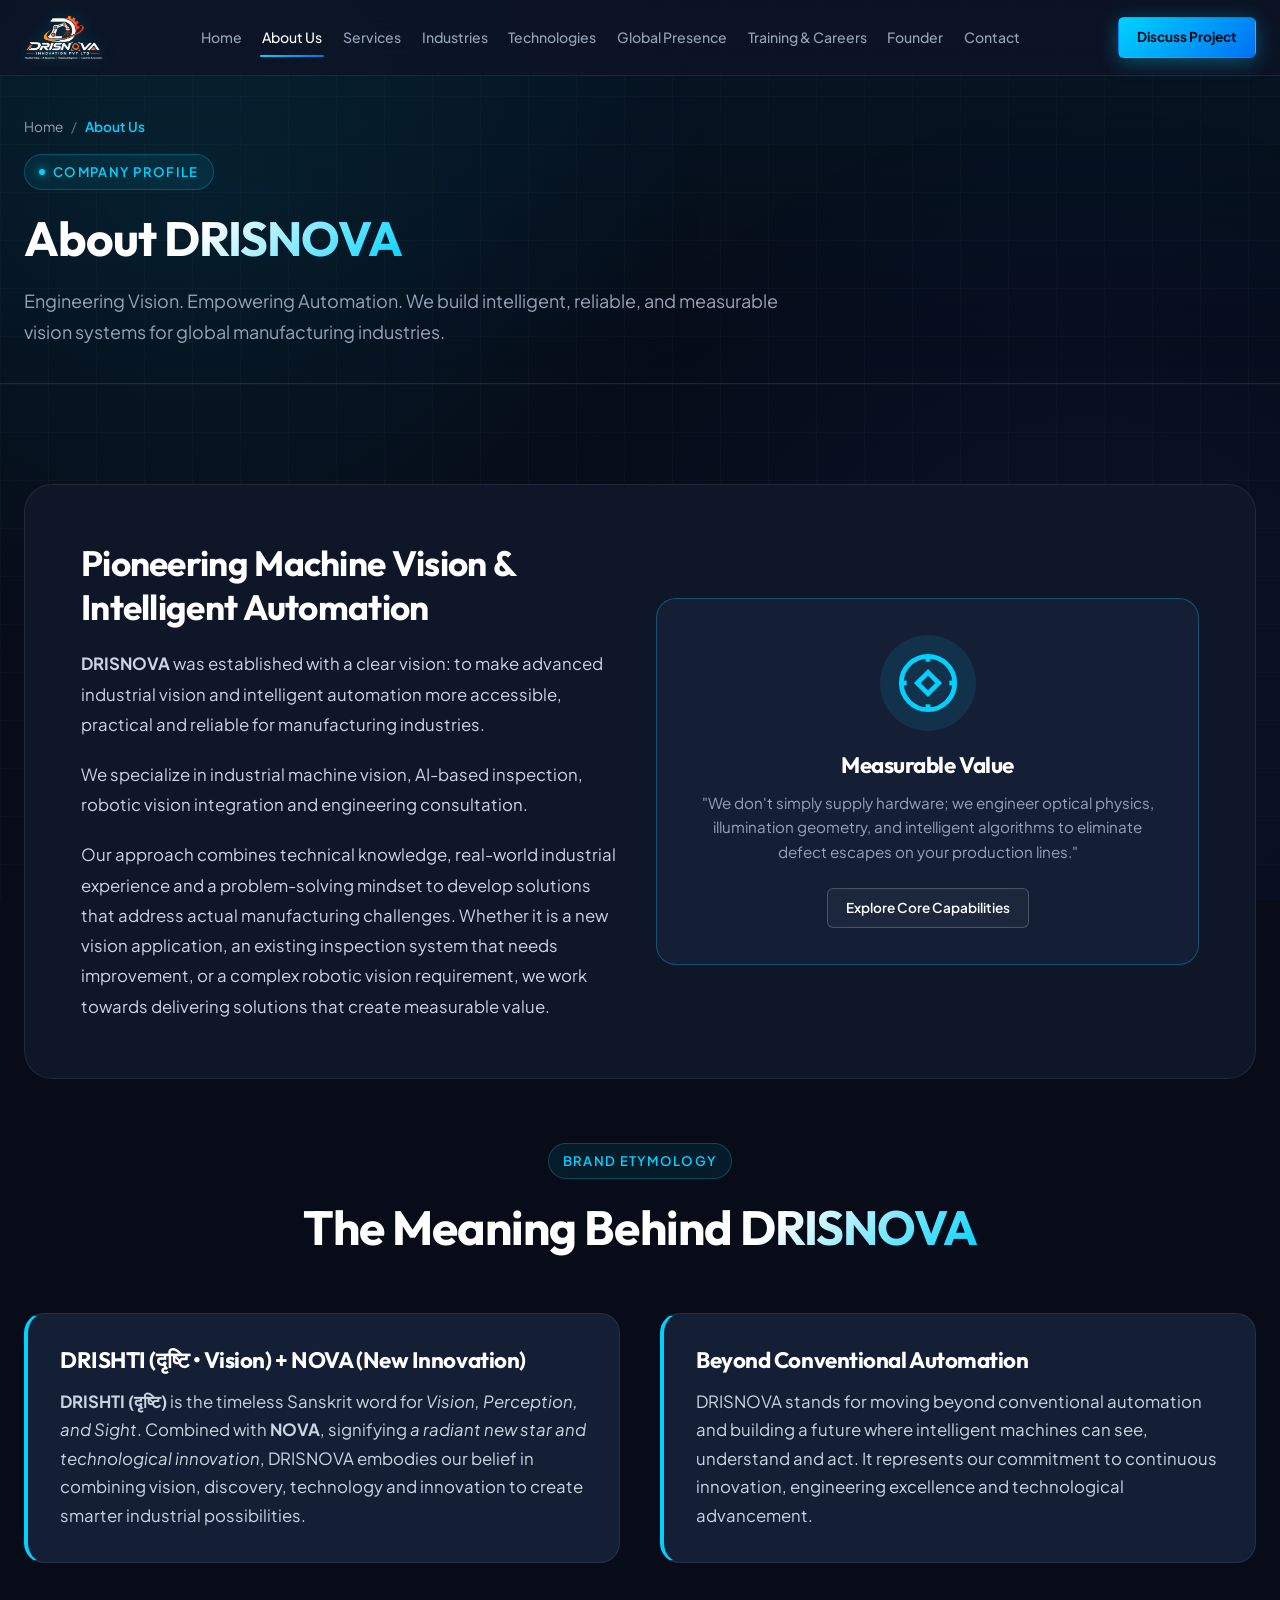
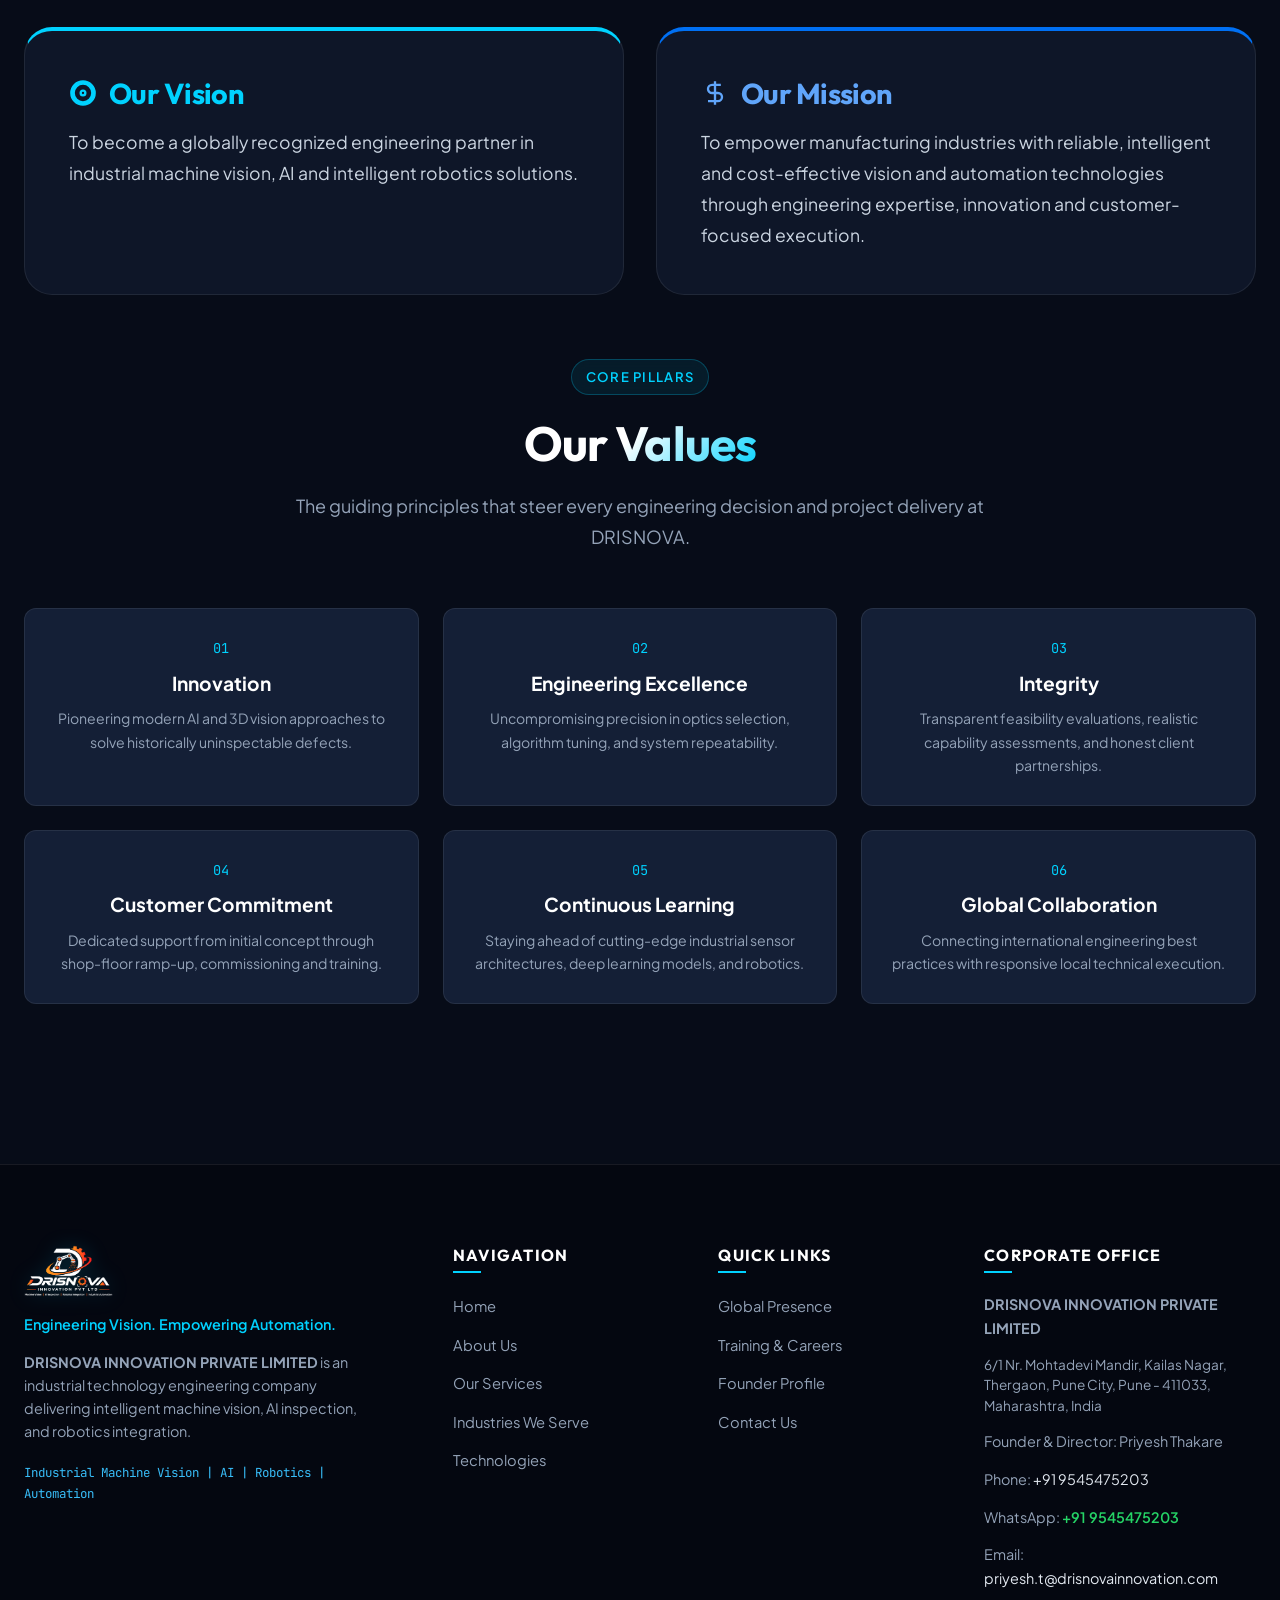
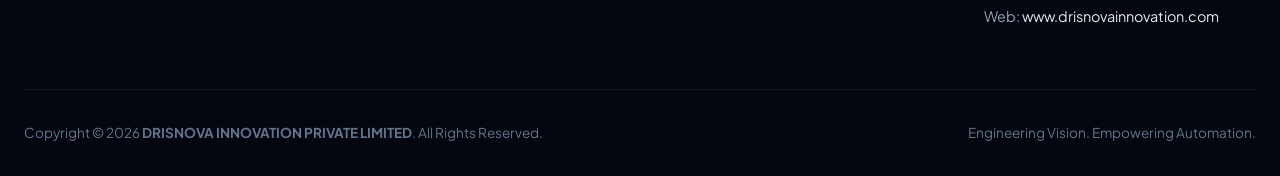
<file: about.html>
<!DOCTYPE html>
<html lang="en">
<head>
  <meta charset="UTF-8">
  <meta name="viewport" content="width=device-width, initial-scale=1.0">
  <title>About Us | DRISNOVA - Drisnova Innovation Pvt Ltd</title>
  <meta name="description" content="Learn about DRISNOVA - our vision, mission, engineering values, and the meaning behind our industrial machine vision and automation innovation.">
  <link rel="stylesheet" href="css/style.css">
  <link rel="icon" type="image/svg+xml" href="data:image/svg+xml,<svg xmlns='http://www.w3.org/2000/svg' viewBox='0 0 24 24' fill='%2300d2ff'><circle cx='12' cy='12' r='4'/><path d='M12 2v3m0 14v3M2 12h3m14 0h3'/></svg>">
</head>
<body>

  <!-- ==================== SITE HEADER ==================== -->
  <header class="site-header">
    <div class="container nav-container">
            <a href="index.html" class="brand-logo" aria-label="DRISNOVA Homepage">
        <img src="assets/images/drisnova-logo.png" alt="DRISNOVA INNOVATION PRIVATE LIMITED" class="brand-logo-img">
      </a>

      <nav class="nav-links" id="navLinks">
        <a href="index.html" class="nav-link">Home</a>
        <a href="about.html" class="nav-link active">About Us</a>
        <a href="services.html" class="nav-link">Services</a>
        <a href="industries.html" class="nav-link">Industries</a>
        <a href="technologies.html" class="nav-link">Technologies</a>
        <a href="global-presence.html" class="nav-link">Global Presence</a>
        <a href="training-careers.html" class="nav-link">Training & Careers</a>
        <a href="founder.html" class="nav-link">Founder</a>
        <a href="contact.html" class="nav-link">Contact</a>
      </nav>

      <div class="nav-actions">
        <a href="contact.html" class="btn btn-primary btn-sm">Discuss Project</a>
        <button class="mobile-menu-toggle" aria-label="Toggle navigation menu">
          <svg width="24" height="24" viewBox="0 0 24 24" fill="none" stroke="currentColor" stroke-width="2">
            <line x1="3" y1="12" x2="21" y2="12"></line>
            <line x1="3" y1="6" x2="21" y2="6"></line>
            <line x1="3" y1="18" x2="21" y2="18"></line>
          </svg>
        </button>
      </div>
    </div>
  </header>

  <!-- ==================== PAGE BANNER ==================== -->
  <section class="page-hero">
    <div class="container">
      <div class="breadcrumbs">
        <a href="index.html">Home</a> <span>/</span> <span class="current">About Us</span>
      </div>
      <div class="section-badge"><span class="dot"></span> Company Profile</div>
      <h1 class="section-title">About <span class="highlight">DRISNOVA</span></h1>
      <p class="section-subtitle" style="max-width: 800px;">
        Engineering Vision. Empowering Automation. We build intelligent, reliable, and measurable vision systems for global manufacturing industries.
      </p>
    </div>
  </section>

  <!-- ==================== ABOUT DRISNOVA MAIN ==================== -->
  <section class="section-tight">
    <div class="container">
      <div class="about-hero-box">
        <div class="grid-2" style="align-items: center;">
          <div>
            <h2 style="font-size: 2.2rem; margin-bottom: 20px; color: #fff;">
              Pioneering Machine Vision & Intelligent Automation
            </h2>
            <p style="font-size: 1.05rem; line-height: 1.8; color: #cbd5e1; margin-bottom: 20px;">
              <strong>DRISNOVA</strong> was established with a clear vision: to make advanced industrial vision and intelligent automation more accessible, practical and reliable for manufacturing industries.
            </p>
            <p style="font-size: 1.05rem; line-height: 1.8; color: #cbd5e1; margin-bottom: 20px;">
              We specialize in industrial machine vision, AI-based inspection, robotic vision integration and engineering consultation.
            </p>
            <p style="font-size: 1.05rem; line-height: 1.8; color: #cbd5e1;">
              Our approach combines technical knowledge, real-world industrial experience and a problem-solving mindset to develop solutions that address actual manufacturing challenges. Whether it is a new vision application, an existing inspection system that needs improvement, or a complex robotic vision requirement, we work towards delivering solutions that create measurable value.
            </p>
          </div>
          <div style="background: var(--bg-card); border: 1px solid var(--border-glow); border-radius: var(--radius-lg); padding: 36px; text-align: center;">
            <div style="display: inline-block; padding: 16px; border-radius: 50%; background: rgba(0, 210, 255, 0.1); margin-bottom: 20px;">
              <svg width="64" height="64" viewBox="0 0 24 24" fill="none" stroke="#00d2ff" stroke-width="1.8">
                <circle cx="12" cy="12" r="10"/>
                <polygon points="12 8 8 12 12 16 16 12 12 8"/>
                <line x1="12" y1="2" x2="12" y2="4"/>
                <line x1="12" y1="20" x2="12" y2="22"/>
                <line x1="20" y1="12" x2="22" y2="12"/>
                <line x1="2" y1="12" x2="4" y2="12"/>
              </svg>
            </div>
            <h3 style="font-size: 1.4rem; color: #fff; margin-bottom: 12px;">Measurable Value</h3>
            <p style="font-size: 0.95rem; color: #94a3b8; line-height: 1.6;">
              "We don't simply supply hardware; we engineer optical physics, illumination geometry, and intelligent algorithms to eliminate defect escapes on your production lines."
            </p>
            <div style="margin-top: 24px;">
              <a href="services.html" class="btn btn-outline btn-sm">Explore Core Capabilities</a>
            </div>
          </div>
        </div>
      </div>

      <!-- Meaning Behind DRISNOVA -->
      <div style="margin-bottom: 64px;">
        <div class="section-header text-center">
          <div class="section-badge">Brand Etymology</div>
          <h2 class="section-title">The Meaning Behind <span class="highlight">DRISNOVA</span></h2>
        </div>

        <div class="meaning-grid">
          <div class="meaning-block">
            <h3>DRISHTI (दृष्टि &bull; Vision) + NOVA (New Innovation)</h3>
            <p style="font-size: 1.05rem; line-height: 1.7; color: #cbd5e1;">
              <strong>DRISHTI (दृष्टि)</strong> is the timeless Sanskrit word for <em>Vision, Perception, and Sight</em>. Combined with <strong>NOVA</strong>, signifying <em>a radiant new star and technological innovation</em>, DRISNOVA embodies our belief in combining vision, discovery, technology and innovation to create smarter industrial possibilities.
            </p>
          </div>
          <div class="meaning-block">
            <h3>Beyond Conventional Automation</h3>
            <p style="font-size: 1.05rem; line-height: 1.7; color: #cbd5e1;">
              DRISNOVA stands for moving beyond conventional automation and building a future where intelligent machines can see, understand and act. It represents our commitment to continuous innovation, engineering excellence and technological advancement.
            </p>
          </div>
        </div>
      </div>

      <!-- Vision & Mission Grid -->
      <div class="vision-mission-grid">
        <div class="vm-card vision">
          <h3 class="vm-title" style="color: var(--accent-cyan);">
            <svg width="28" height="28" viewBox="0 0 24 24" fill="none" stroke="currentColor" stroke-width="2"><circle cx="12" cy="12" r="2"/><path d="M12 2a10 10 0 1 0 10 10A10 10 0 0 0 12 2zm0 18a8 8 0 1 1 8-8 8 8 0 0 1-8 8z"/></svg>
            Our Vision
          </h3>
          <p class="vm-content">
            To become a globally recognized engineering partner in industrial machine vision, AI and intelligent robotics solutions.
          </p>
        </div>

        <div class="vm-card mission">
          <h3 class="vm-title" style="color: #60a5fa;">
            <svg width="28" height="28" viewBox="0 0 24 24" fill="none" stroke="currentColor" stroke-width="2"><path d="M12 2v20M17 5H9.5a3.5 3.5 0 0 0 0 7h5a3.5 3.5 0 0 1 0 7H6"/></svg>
            Our Mission
          </h3>
          <p class="vm-content">
            To empower manufacturing industries with reliable, intelligent and cost-effective vision and automation technologies through engineering expertise, innovation and customer-focused execution.
          </p>
        </div>
      </div>

      <!-- Values Grid -->
      <div style="margin-top: 60px;">
        <div class="section-header text-center">
          <div class="section-badge">Core Pillars</div>
          <h2 class="section-title">Our <span class="highlight">Values</span></h2>
          <p class="section-subtitle">The guiding principles that steer every engineering decision and project delivery at DRISNOVA.</p>
        </div>

        <div class="values-grid">
          <div class="value-item">
            <div class="value-number">01</div>
            <div class="value-name">Innovation</div>
            <p style="font-size: 0.88rem; color: #94a3b8; margin-top: 8px;">Pioneering modern AI and 3D vision approaches to solve historically uninspectable defects.</p>
          </div>
          <div class="value-item">
            <div class="value-number">02</div>
            <div class="value-name">Engineering Excellence</div>
            <p style="font-size: 0.88rem; color: #94a3b8; margin-top: 8px;">Uncompromising precision in optics selection, algorithm tuning, and system repeatability.</p>
          </div>
          <div class="value-item">
            <div class="value-number">03</div>
            <div class="value-name">Integrity</div>
            <p style="font-size: 0.88rem; color: #94a3b8; margin-top: 8px;">Transparent feasibility evaluations, realistic capability assessments, and honest client partnerships.</p>
          </div>
          <div class="value-item">
            <div class="value-number">04</div>
            <div class="value-name">Customer Commitment</div>
            <p style="font-size: 0.88rem; color: #94a3b8; margin-top: 8px;">Dedicated support from initial concept through shop-floor ramp-up, commissioning and training.</p>
          </div>
          <div class="value-item">
            <div class="value-number">05</div>
            <div class="value-name">Continuous Learning</div>
            <p style="font-size: 0.88rem; color: #94a3b8; margin-top: 8px;">Staying ahead of cutting-edge industrial sensor architectures, deep learning models, and robotics.</p>
          </div>
          <div class="value-item">
            <div class="value-number">06</div>
            <div class="value-name">Global Collaboration</div>
            <p style="font-size: 0.88rem; color: #94a3b8; margin-top: 8px;">Connecting international engineering best practices with responsive local technical execution.</p>
          </div>
        </div>
      </div>
    </div>
  </section>

  <!-- ==================== SITE FOOTER ==================== -->
  <footer class="site-footer">
    <div class="container">
      <div class="footer-main-grid">
        <div class="footer-brand-summary">
          <img src="assets/images/drisnova-logo.png" alt="DRISNOVA INNOVATION PRIVATE LIMITED" style="height: 52px; width: auto; margin-bottom: 16px; filter: drop-shadow(0 2px 10px rgba(0, 210, 255, 0.25));">
          <div class="footer-brand-tagline">Engineering Vision. Empowering Automation.</div>
          <p style="font-size: 0.9rem; line-height: 1.6; margin-bottom: 20px;">
            <strong>DRISNOVA INNOVATION PRIVATE LIMITED</strong> is an industrial technology engineering company delivering intelligent machine vision, AI inspection, and robotics integration.
          </p>
          <div style="font-family: var(--font-mono); font-size: 0.78rem; color: #38bdf8;">
            Industrial Machine Vision | AI | Robotics | Automation
          </div>
        </div>

        <div>
          <h4 class="footer-col-title">Navigation</h4>
          <ul class="footer-links-list">
            <li><a href="index.html" class="footer-link">Home</a></li>
            <li><a href="about.html" class="footer-link">About Us</a></li>
            <li><a href="services.html" class="footer-link">Our Services</a></li>
            <li><a href="industries.html" class="footer-link">Industries We Serve</a></li>
            <li><a href="technologies.html" class="footer-link">Technologies</a></li>
          </ul>
        </div>

        <div>
          <h4 class="footer-col-title">Quick Links</h4>
          <ul class="footer-links-list">
            <li><a href="global-presence.html" class="footer-link">Global Presence</a></li>
            <li><a href="training-careers.html" class="footer-link">Training & Careers</a></li>
            <li><a href="founder.html" class="footer-link">Founder Profile</a></li>
            <li><a href="contact.html" class="footer-link">Contact Us</a></li>
          </ul>
        </div>

        <div>
          <h4 class="footer-col-title">Corporate Office</h4>
          <div class="footer-contact-items">
            <p><strong>DRISNOVA INNOVATION PRIVATE LIMITED</strong></p>
            <p style="font-size: 0.85rem; line-height: 1.5; color: #94a3b8;">
              6/1 Nr. Mohtadevi Mandir, Kailas Nagar, Thergaon, Pune City, Pune - 411033, Maharashtra, India
            </p>
            <p>Founder & Director: Priyesh Thakare</p>
            <p>Phone: <a href="tel:+919545475203">+91 9545475203</a></p>
            <p>WhatsApp: <a href="https://wa.me/919545475203?text=Hello%20DRISNOVA%20Team%2C%20I%20would%20like%20to%20discuss%20a%20project." target="_blank" rel="noopener" style="color: #25D366; font-weight: 600;">+91 9545475203</a></p>
            <p>Email: <a href="mailto:priyesh.t@drisnovainnovation.com">priyesh.t@drisnovainnovation.com</a></p>
            <p>Web: <a href="http://www.drisnovainnovation.com" target="_blank" rel="noopener">www.drisnovainnovation.com</a></p>
          </div>
        </div>
      </div>

      <div class="footer-bottom">
        <div>
          Copyright &copy; 2026 <strong>DRISNOVA INNOVATION PRIVATE LIMITED</strong>. All Rights Reserved.
        </div>
        <div>
          Engineering Vision. Empowering Automation.
        </div>
      </div>
    </div>
  </footer>

  <script src="js/main.js"></script>
</body>
</html>
</file>
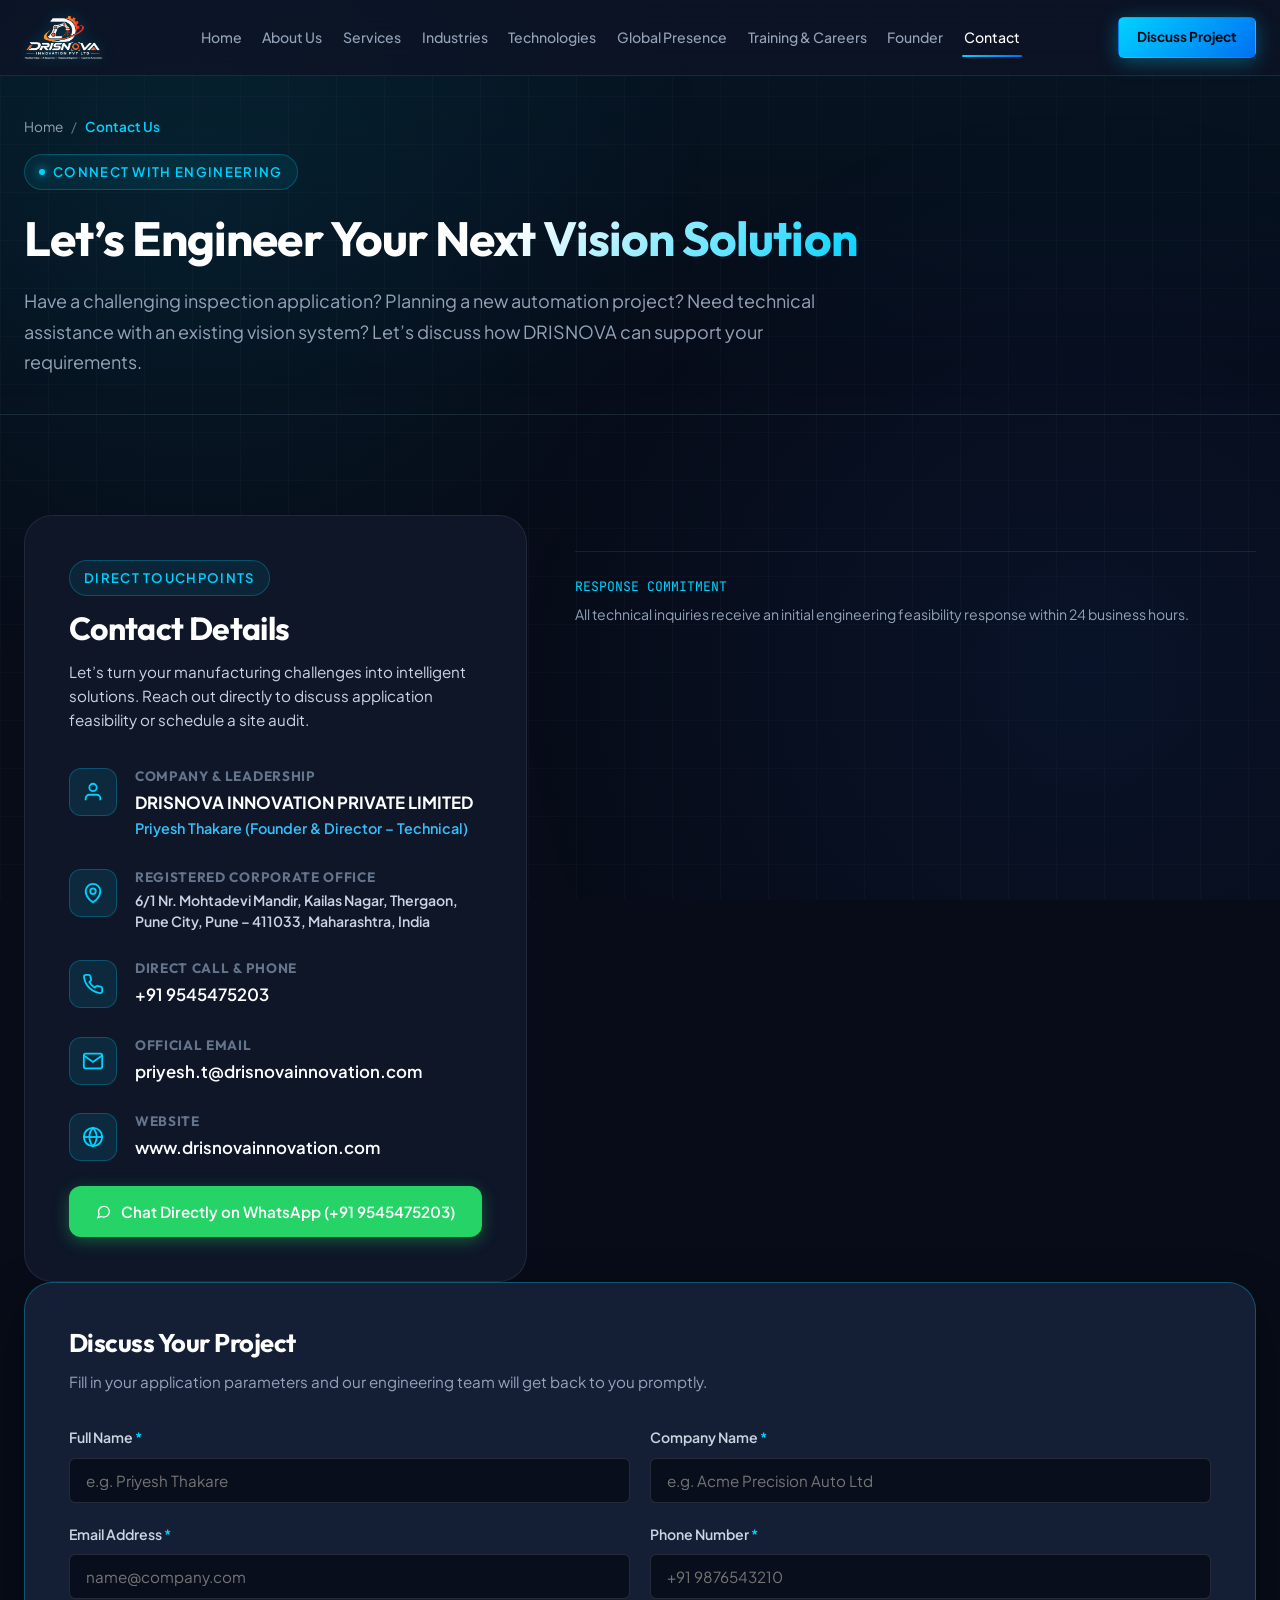
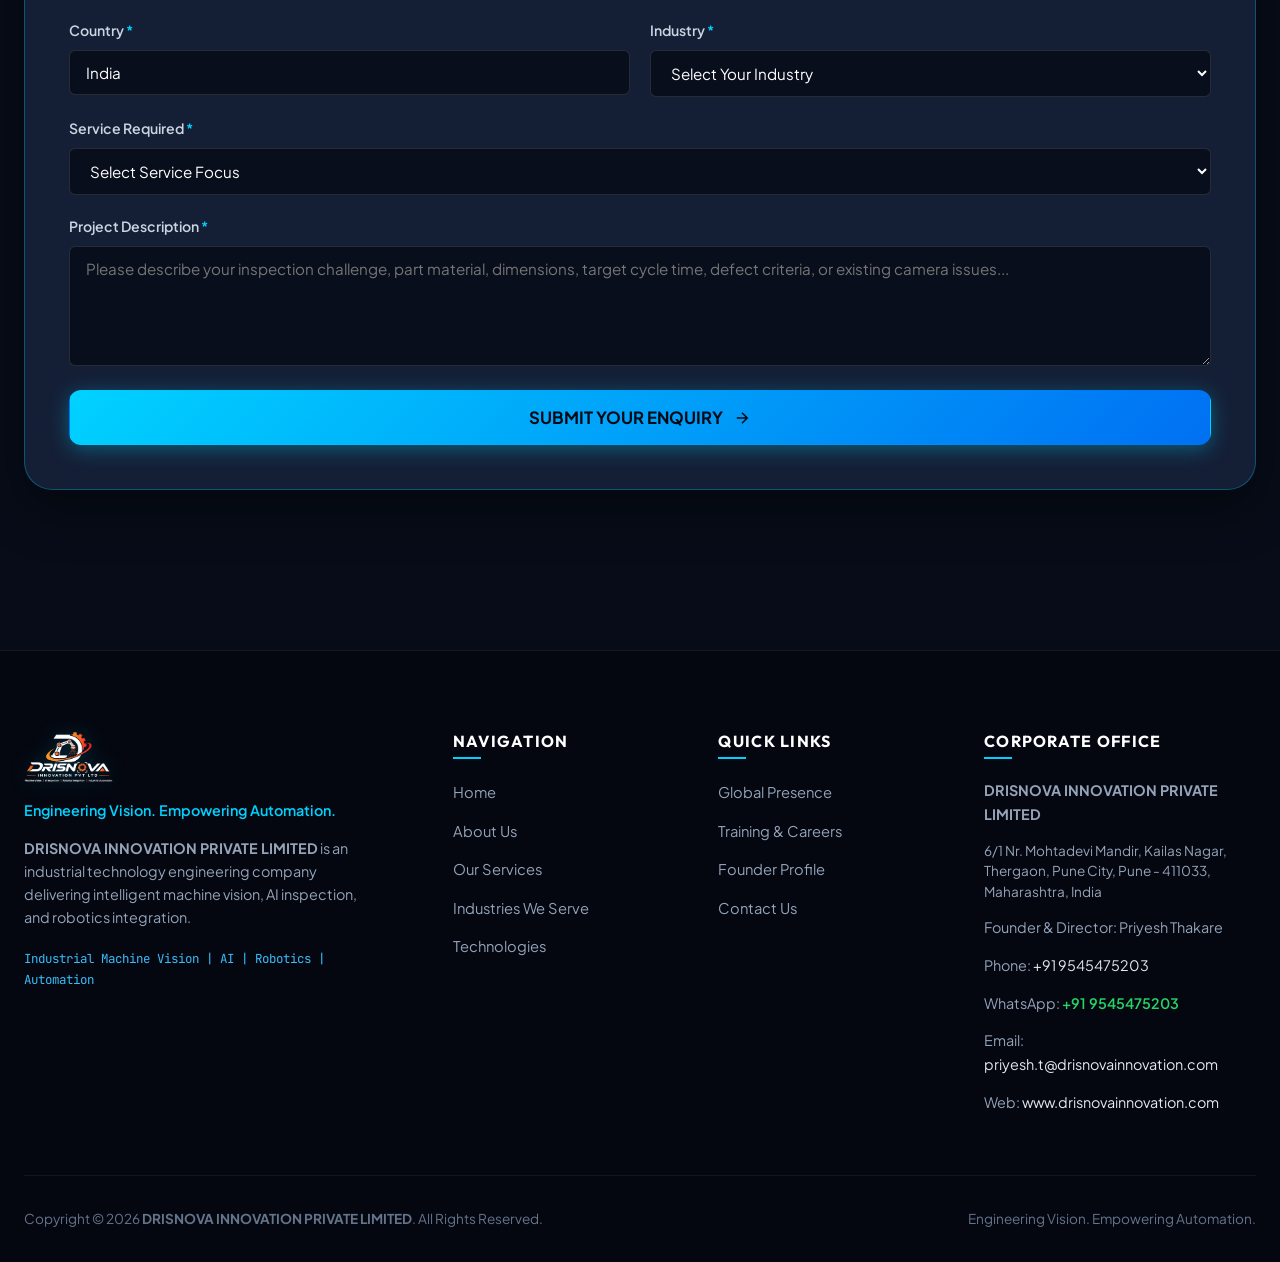
<file: contact.html>
<!DOCTYPE html>
<html lang="en">
<head>
  <meta charset="UTF-8">
  <meta name="viewport" content="width=device-width, initial-scale=1.0">
  <title>Contact Us | DRISNOVA - Drisnova Innovation Pvt Ltd</title>
  <meta name="description" content="Get in touch with DRISNOVA for industrial machine vision, AI inspection, robotics integration, feasibility studies, and consultation.">
  <link rel="stylesheet" href="css/style.css">
  <link rel="icon" type="image/svg+xml" href="data:image/svg+xml,<svg xmlns='http://www.w3.org/2000/svg' viewBox='0 0 24 24' fill='%2300d2ff'><circle cx='12' cy='12' r='4'/><path d='M12 2v3m0 14v3M2 12h3m14 0h3'/></svg>">
</head>
<body>

  <!-- ==================== SITE HEADER ==================== -->
  <header class="site-header">
    <div class="container nav-container">
            <a href="index.html" class="brand-logo" aria-label="DRISNOVA Homepage">
        <img src="assets/images/drisnova-logo.png" alt="DRISNOVA INNOVATION PRIVATE LIMITED" class="brand-logo-img">
      </a>

      <nav class="nav-links" id="navLinks">
        <a href="index.html" class="nav-link">Home</a>
        <a href="about.html" class="nav-link">About Us</a>
        <a href="services.html" class="nav-link">Services</a>
        <a href="industries.html" class="nav-link">Industries</a>
        <a href="technologies.html" class="nav-link">Technologies</a>
        <a href="global-presence.html" class="nav-link">Global Presence</a>
        <a href="training-careers.html" class="nav-link">Training & Careers</a>
        <a href="founder.html" class="nav-link">Founder</a>
        <a href="contact.html" class="nav-link active">Contact</a>
      </nav>

      <div class="nav-actions">
        <a href="contact.html" class="btn btn-primary btn-sm">Discuss Project</a>
        <button class="mobile-menu-toggle" aria-label="Toggle navigation menu">
          <svg width="24" height="24" viewBox="0 0 24 24" fill="none" stroke="currentColor" stroke-width="2">
            <line x1="3" y1="12" x2="21" y2="12"></line>
            <line x1="3" y1="6" x2="21" y2="6"></line>
            <line x1="3" y1="18" x2="21" y2="18"></line>
          </svg>
        </button>
      </div>
    </div>
  </header>

  <!-- ==================== PAGE BANNER ==================== -->
  <section class="page-hero">
    <div class="container">
      <div class="breadcrumbs">
        <a href="index.html">Home</a> <span>/</span> <span class="current">Contact Us</span>
      </div>
      <div class="section-badge"><span class="dot"></span> Connect With Engineering</div>
      <h1 class="section-title">Let’s Engineer Your <span class="highlight">Next Vision Solution</span></h1>
      <p class="section-subtitle" style="max-width: 820px;">
        Have a challenging inspection application? Planning a new automation project? Need technical assistance with an existing vision system? Let’s discuss how DRISNOVA can support your requirements.
      </p>
    </div>
  </section>

  <!-- ==================== CONTACT FORM & DETAILS ==================== -->
  <section class="section-tight">
    <div class="container">
      <div class="contact-wrapper">

        <!-- Left: Direct Contact Information -->
        <div class="contact-info-panel">
          <div>
            <div class="section-badge" style="margin-bottom: 12px;">Direct Touchpoints</div>
            <h2 style="font-size: 2rem; color: #fff; margin-bottom: 12px;">Contact Details</h2>
            <p style="font-size: 0.95rem; color: #cbd5e1; line-height: 1.6;">
              Let’s turn your manufacturing challenges into intelligent solutions. Reach out directly to discuss application feasibility or schedule a site audit.
            </p>

            <div class="contact-detail-group">
              <div class="contact-item">
                <div class="contact-icon">
                  <svg width="22" height="22" viewBox="0 0 24 24" fill="none" stroke="currentColor" stroke-width="2"><path d="M20 21v-2a4 4 0 0 0-4-4H8a4 4 0 0 0-4 4v2"/><circle cx="12" cy="7" r="4"/></svg>
                </div>
                <div class="contact-text">
                  <h5>Company & Leadership</h5>
                  <p><strong>DRISNOVA INNOVATION PRIVATE LIMITED</strong></p>
                  <p style="font-size: 0.9rem; color: #38bdf8;">Priyesh Thakare (Founder & Director – Technical)</p>
                </div>
              </div>

              <div class="contact-item">
                <div class="contact-icon">
                  <svg width="22" height="22" viewBox="0 0 24 24" fill="none" stroke="currentColor" stroke-width="2"><path d="M12 22s-8-4.5-8-11.8A8 8 0 0 1 12 2a8 8 0 0 1 8 8.2c0 7.3-8 11.8-8 11.8z"/><circle cx="12" cy="10" r="3"/></svg>
                </div>
                <div class="contact-text">
                  <h5>Registered Corporate Office</h5>
                  <p style="font-size: 0.88rem; line-height: 1.5; color: #cbd5e1;">
                    6/1 Nr. Mohtadevi Mandir, Kailas Nagar, Thergaon, Pune City, Pune – 411033, Maharashtra, India
                  </p>
                </div>
              </div>

              <div class="contact-item">
                <div class="contact-icon">
                  <svg width="22" height="22" viewBox="0 0 24 24" fill="none" stroke="currentColor" stroke-width="2"><path d="M22 16.92v3a2 2 0 0 1-2.18 2 19.79 19.79 0 0 1-8.63-3.07 19.5 19.5 0 0 1-6-6 19.79 19.79 0 0 1-3.07-8.67A2 2 0 0 1 4.11 2h3a2 2 0 0 1 2 1.72 12.84 12.84 0 0 0 .7 2.81 2 2 0 0 1-.45 2.11L8.09 9.91a16 16 0 0 0 6 6l1.27-1.27a2 2 0 0 1 2.11-.45 12.84 12.84 0 0 0 2.81.7A2 2 0 0 1 22 16.92z"/></svg>
                </div>
                <div class="contact-text">
                  <h5>Direct Call & Phone</h5>
                  <p><a href="tel:+919545475203">+91 9545475203</a></p>
                </div>
              </div>

              <div class="contact-item">
                <div class="contact-icon">
                  <svg width="22" height="22" viewBox="0 0 24 24" fill="none" stroke="currentColor" stroke-width="2"><path d="M4 4h16c1.1 0 2 .9 2 2v12c0 1.1-.9 2-2 2H4c-1.1 0-2-.9-2-2V6c0-1.1.9-2 2-2z"/><polyline points="22,6 12,13 2,6"/></svg>
                </div>
                <div class="contact-text">
                  <h5>Official Email</h5>
                  <p><a href="mailto:priyesh.t@drisnovainnovation.com">priyesh.t@drisnovainnovation.com</a></p>
                </div>
              </div>

              <div class="contact-item">
                <div class="contact-icon">
                  <svg width="22" height="22" viewBox="0 0 24 24" fill="none" stroke="currentColor" stroke-width="2"><circle cx="12" cy="12" r="10"/><line x1="2" y1="12" x2="22" y2="12"/><path d="M12 2a15.3 15.3 0 0 1 4 10 15.3 15.3 0 0 1-4 10 15.3 15.3 0 0 1-4-10 15.3 15.3 0 0 1 4-10z"/></svg>
                </div>
                <div class="contact-text">
                  <h5>Website</h5>
                  <p><a href="http://www.drisnovainnovation.com" target="_blank" rel="noopener">www.drisnovainnovation.com</a></p>
                </div>
              </div>
            </div>

            <!-- Direct WhatsApp Action -->
            <a href="https://wa.me/919545475203?text=Hello%20DRISNOVA%20Team%2C%20I%20would%20like%20to%20discuss%20a%20machine%20vision%20/%20robotics%20project." target="_blank" rel="noopener" class="btn btn-whatsapp" style="margin-top: 24px; width: 100%; justify-content: center;">
              <svg width="20" height="20" viewBox="0 0 24 24" fill="none" stroke="currentColor" stroke-width="2"><path d="M21 11.5a8.38 8.38 0 0 1-.9 3.8 8.5 8.5 0 0 1-7.6 4.7 8.38 8.38 0 0 1-3.8-.9L3 21l1.9-5.7a8.38 8.38 0 0 1-.9-3.8 8.5 8.5 0 0 1 4.7-7.6 8.38 8.38 0 0 1 3.8-.9h.5a8.48 8.48 0 0 1 8 8v.5z"/></svg>
              Chat Directly on WhatsApp (+91 9545475203)
            </a>
            </div>
          </div>

          <div style="margin-top: 36px; padding-top: 24px; border-top: 1px solid var(--border-subtle);">
            <div style="font-size: 0.82rem; font-family: var(--font-mono); color: var(--accent-cyan); margin-bottom: 6px;">
              RESPONSE COMMITMENT
            </div>
            <p style="font-size: 0.88rem; color: #94a3b8; line-height: 1.5;">
              All technical inquiries receive an initial engineering feasibility response within 24 business hours.
            </p>
          </div>
        </div>

        <!-- Right: Comprehensive Project Enquiry Form -->
        <div class="contact-form-card">
          <h3 class="form-title">Discuss Your Project</h3>
          <p class="form-subtitle">Fill in your application parameters and our engineering team will get back to you promptly.</p>

          <form id="drisnovaContactForm" novalidate>
            <div class="form-grid">
              <!-- Full Name -->
              <div class="form-group">
                <label for="fullName" class="form-label">Full Name <span class="req">*</span></label>
                <input type="text" id="fullName" class="form-input" placeholder="e.g. Priyesh Thakare" required>
              </div>

              <!-- Company Name -->
              <div class="form-group">
                <label for="companyName" class="form-label">Company Name <span class="req">*</span></label>
                <input type="text" id="companyName" class="form-input" placeholder="e.g. Acme Precision Auto Ltd" required>
              </div>

              <!-- Email Address -->
              <div class="form-group">
                <label for="email" class="form-label">Email Address <span class="req">*</span></label>
                <input type="email" id="email" class="form-input" placeholder="name@company.com" required>
              </div>

              <!-- Phone Number -->
              <div class="form-group">
                <label for="phone" class="form-label">Phone Number <span class="req">*</span></label>
                <input type="tel" id="phone" class="form-input" placeholder="+91 9876543210" required>
              </div>

              <!-- Country -->
              <div class="form-group">
                <label for="country" class="form-label">Country <span class="req">*</span></label>
                <input type="text" id="country" class="form-input" placeholder="e.g. India, USA, Germany..." value="India" required>
              </div>

              <!-- Industry -->
              <div class="form-group">
                <label for="industry" class="form-label">Industry <span class="req">*</span></label>
                <select id="industry" class="form-select" required>
                  <option value="" disabled selected>Select Your Industry</option>
                  <option value="Automotive & Auto Components">Automotive & Auto Components</option>
                  <option value="Electrical & Electronics">Electrical & Electronics</option>
                  <option value="Engineering & Precision Manufacturing">Engineering & Precision Manufacturing</option>
                  <option value="Metal Fabrication">Metal Fabrication</option>
                  <option value="Packaging & Consumer Goods">Packaging & Consumer Goods</option>
                  <option value="Pharmaceutical & Medical Device">Pharmaceutical & Medical Device</option>
                  <option value="Food & Beverage Processing">Food & Beverage Processing</option>
                  <option value="Industrial Equipment Manufacturing">Industrial Equipment Manufacturing</option>
                  <option value="Other Industry">Other Industry</option>
                </select>
              </div>

              <!-- Service Required -->
              <div class="form-group col-span-2">
                <label for="serviceRequired" class="form-label">Service Required <span class="req">*</span></label>
                <select id="serviceRequired" class="form-select" required>
                  <option value="" disabled selected>Select Service Focus</option>
                  <option value="Industrial Machine Vision Integration">1. Industrial Machine Vision Integration</option>
                  <option value="AI-Based Vision Inspection">2. AI-Based Vision Inspection</option>
                  <option value="Robotic Vision Integration">3. Robotic Vision Integration</option>
                  <option value="Vision System Programming">4. Vision System Programming</option>
                  <option value="Installation & Commissioning">5. Installation and Commissioning</option>
                  <option value="Troubleshooting & Retrofit">6. Troubleshooting and Retrofit</option>
                  <option value="GR&R and Capability Studies">7. GR&R and Capability Studies</option>
                  <option value="Industrial Vision Training">8. Industrial Vision Training</option>
                  <option value="Engineering Consultation">9. Engineering Consultation</option>
                  <option value="Careers / General Inquiry">10. Careers / General Technical Inquiry</option>
                </select>
              </div>

              <!-- Project Description -->
              <div class="form-group col-span-2">
                <label for="projectDesc" class="form-label">Project Description <span class="req">*</span></label>
                <textarea id="projectDesc" class="form-textarea" placeholder="Please describe your inspection challenge, part material, dimensions, target cycle time, defect criteria, or existing camera issues..." required></textarea>
              </div>
            </div>

            <!-- Feedback Alert Box -->
            <div id="formFeedback" class="form-feedback"></div>

            <div style="margin-top: 24px;">
              <button type="submit" class="btn btn-primary btn-lg" style="width: 100%;">
                SUBMIT YOUR ENQUIRY
                <svg width="18" height="18" viewBox="0 0 24 24" fill="none" stroke="currentColor" stroke-width="2"><path d="M5 12h14M12 5l7 7-7 7"/></svg>
              </button>
            </div>
          </form>
        </div>

      </div>
    </div>
  </section>

  <!-- ==================== SITE FOOTER ==================== -->
  <footer class="site-footer">
    <div class="container">
      <div class="footer-main-grid">
        <div class="footer-brand-summary">
          <img src="assets/images/drisnova-logo.png" alt="DRISNOVA INNOVATION PRIVATE LIMITED" style="height: 52px; width: auto; margin-bottom: 16px; filter: drop-shadow(0 2px 10px rgba(0, 210, 255, 0.25));">
          <div class="footer-brand-tagline">Engineering Vision. Empowering Automation.</div>
          <p style="font-size: 0.9rem; line-height: 1.6; margin-bottom: 20px;">
            <strong>DRISNOVA INNOVATION PRIVATE LIMITED</strong> is an industrial technology engineering company delivering intelligent machine vision, AI inspection, and robotics integration.
          </p>
          <div style="font-family: var(--font-mono); font-size: 0.78rem; color: #38bdf8;">
            Industrial Machine Vision | AI | Robotics | Automation
          </div>
        </div>

        <div>
          <h4 class="footer-col-title">Navigation</h4>
          <ul class="footer-links-list">
            <li><a href="index.html" class="footer-link">Home</a></li>
            <li><a href="about.html" class="footer-link">About Us</a></li>
            <li><a href="services.html" class="footer-link">Our Services</a></li>
            <li><a href="industries.html" class="footer-link">Industries We Serve</a></li>
            <li><a href="technologies.html" class="footer-link">Technologies</a></li>
          </ul>
        </div>

        <div>
          <h4 class="footer-col-title">Quick Links</h4>
          <ul class="footer-links-list">
            <li><a href="global-presence.html" class="footer-link">Global Presence</a></li>
            <li><a href="training-careers.html" class="footer-link">Training & Careers</a></li>
            <li><a href="founder.html" class="footer-link">Founder Profile</a></li>
            <li><a href="contact.html" class="footer-link">Contact Us</a></li>
          </ul>
        </div>

        <div>
          <h4 class="footer-col-title">Corporate Office</h4>
          <div class="footer-contact-items">
            <p><strong>DRISNOVA INNOVATION PRIVATE LIMITED</strong></p>
            <p style="font-size: 0.85rem; line-height: 1.5; color: #94a3b8;">
              6/1 Nr. Mohtadevi Mandir, Kailas Nagar, Thergaon, Pune City, Pune - 411033, Maharashtra, India
            </p>
            <p>Founder & Director: Priyesh Thakare</p>
            <p>Phone: <a href="tel:+919545475203">+91 9545475203</a></p>
            <p>WhatsApp: <a href="https://wa.me/919545475203?text=Hello%20DRISNOVA%20Team%2C%20I%20would%20like%20to%20discuss%20a%20project." target="_blank" rel="noopener" style="color: #25D366; font-weight: 600;">+91 9545475203</a></p>
            <p>Email: <a href="mailto:priyesh.t@drisnovainnovation.com">priyesh.t@drisnovainnovation.com</a></p>
            <p>Web: <a href="http://www.drisnovainnovation.com" target="_blank" rel="noopener">www.drisnovainnovation.com</a></p>
          </div>
        </div>
      </div>

      <div class="footer-bottom">
        <div>
          Copyright &copy; 2026 <strong>DRISNOVA INNOVATION PRIVATE LIMITED</strong>. All Rights Reserved.
        </div>
        <div>
          Engineering Vision. Empowering Automation.
        </div>
      </div>
    </div>
  </footer>

  <script src="js/main.js"></script>
</body>
</html>
</file>
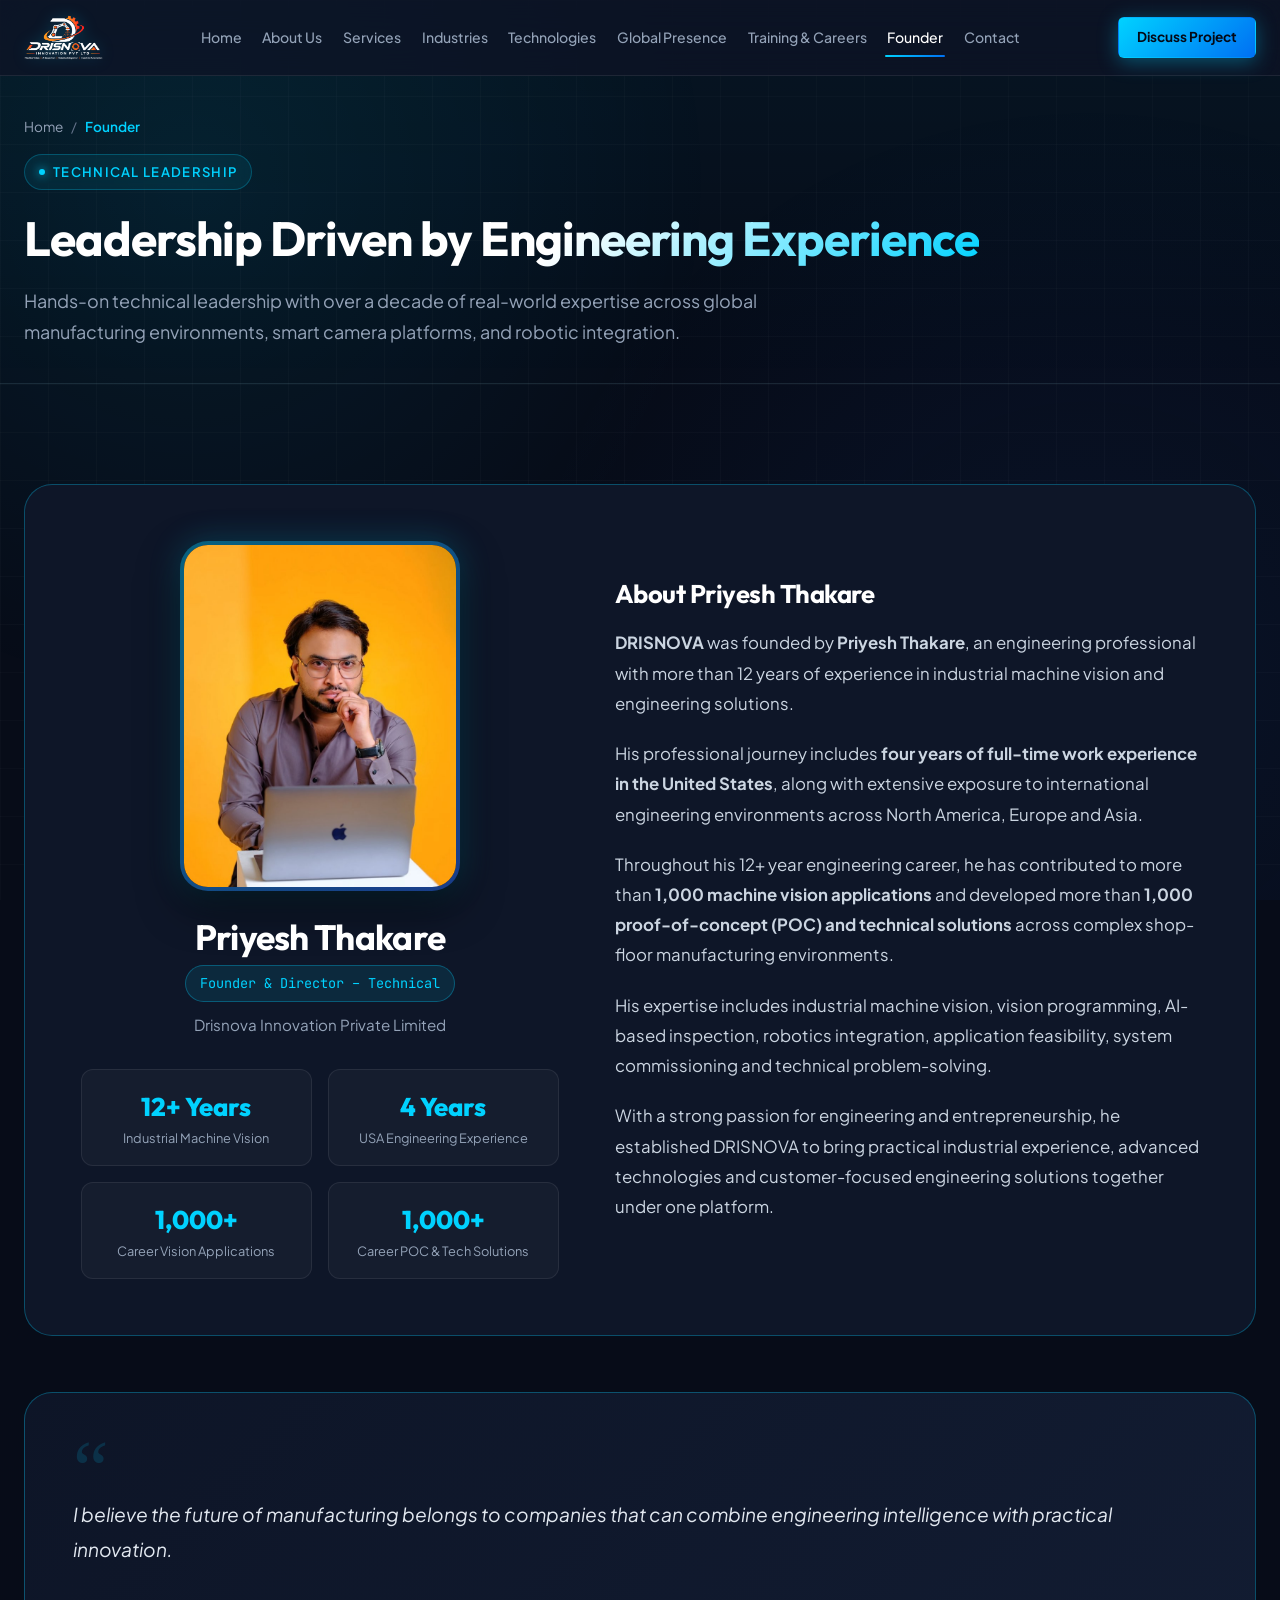
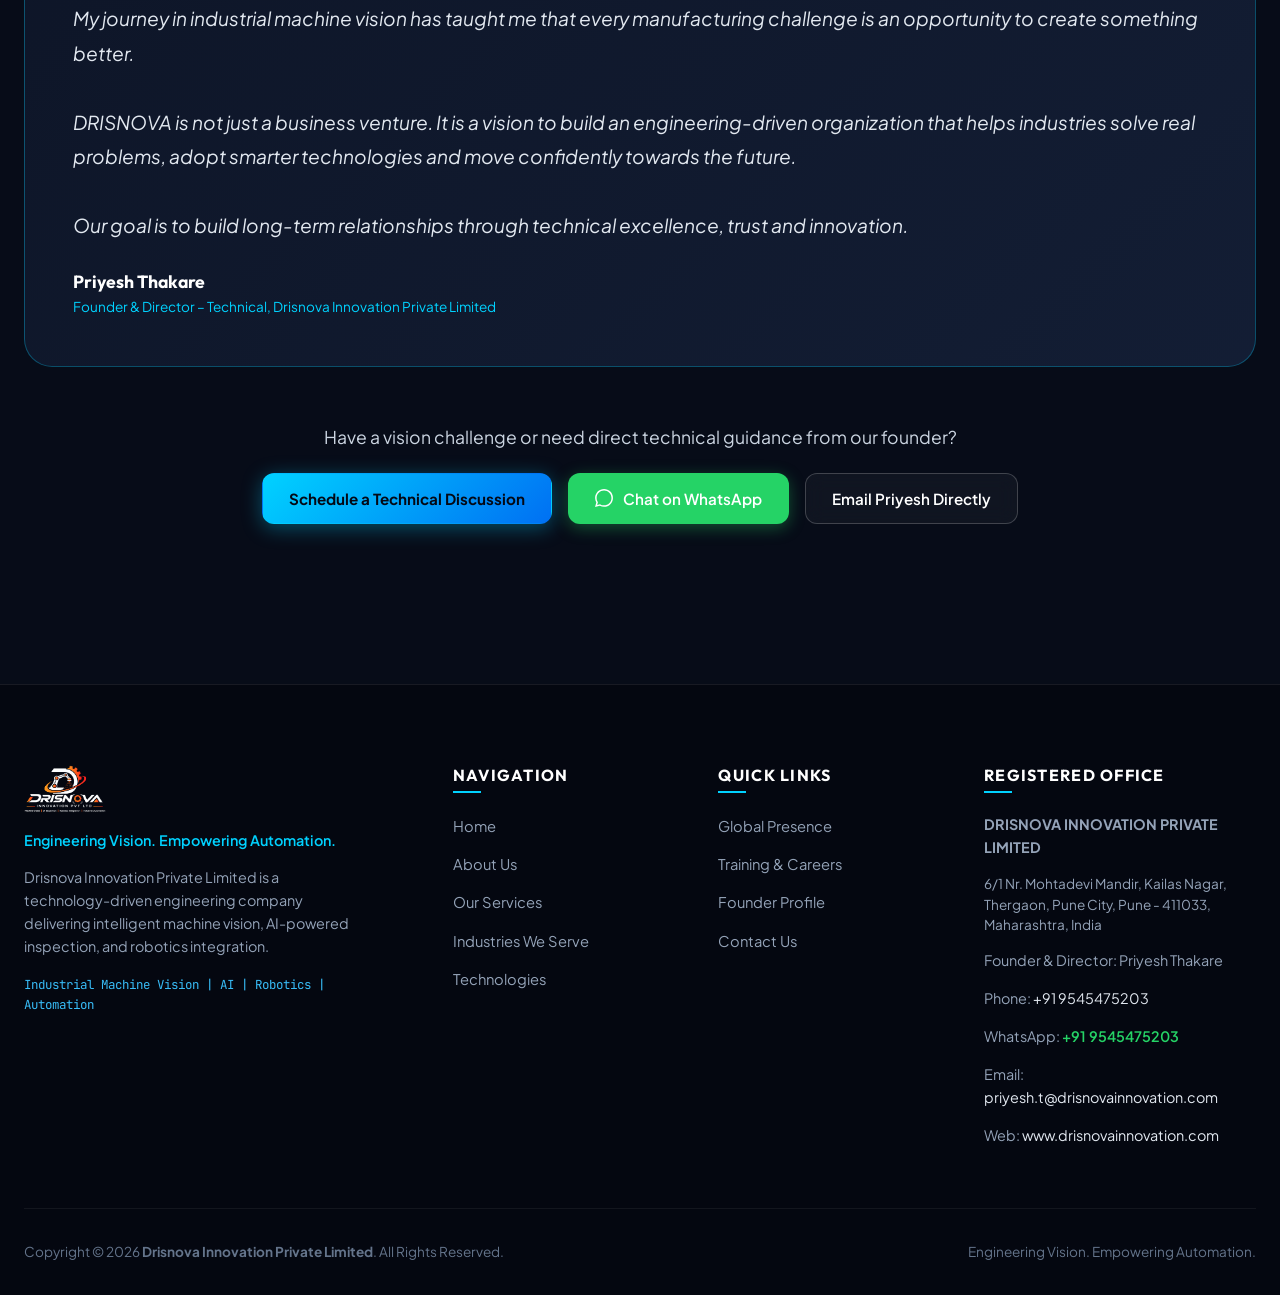
<file: founder.html>
<!DOCTYPE html>
<html lang="en">
<head>
  <meta charset="UTF-8">
  <meta name="viewport" content="width=device-width, initial-scale=1.0">
  <title>Founder Profile | Priyesh Thakare - DRISNOVA</title>
  <meta name="description" content="Meet Priyesh Thakare, Founder & Director - Technical at DRISNOVA. 12+ years of machine vision experience across 1,000+ industrial applications and international engineering environments.">
  <link rel="stylesheet" href="css/style.css">
  <link rel="icon" type="image/svg+xml" href="data:image/svg+xml,<svg xmlns='http://www.w3.org/2000/svg' viewBox='0 0 24 24' fill='%2300d2ff'><circle cx='12' cy='12' r='4'/><path d='M12 2v3m0 14v3M2 12h3m14 0h3'/></svg>">
</head>
<body>

  <!-- ==================== SITE HEADER ==================== -->
  <header class="site-header">
    <div class="container nav-container">
      <a href="index.html" class="brand-logo" aria-label="DRISNOVA Homepage">
        <img src="assets/images/drisnova-logo.png" alt="DRISNOVA Innovation Pvt Ltd" class="brand-logo-img">
      </a>

      <nav class="nav-links" id="navLinks">
        <a href="index.html" class="nav-link">Home</a>
        <a href="about.html" class="nav-link">About Us</a>
        <a href="services.html" class="nav-link">Services</a>
        <a href="industries.html" class="nav-link">Industries</a>
        <a href="technologies.html" class="nav-link">Technologies</a>
        <a href="global-presence.html" class="nav-link">Global Presence</a>
        <a href="training-careers.html" class="nav-link">Training & Careers</a>
        <a href="founder.html" class="nav-link active">Founder</a>
        <a href="contact.html" class="nav-link">Contact</a>
      </nav>

      <div class="nav-actions">
        <a href="contact.html" class="btn btn-primary btn-sm">Discuss Project</a>
        <button class="mobile-menu-toggle" aria-label="Toggle navigation menu">
          <svg width="24" height="24" viewBox="0 0 24 24" fill="none" stroke="currentColor" stroke-width="2">
            <line x1="3" y1="12" x2="21" y2="12"></line>
            <line x1="3" y1="6" x2="21" y2="6"></line>
            <line x1="3" y1="18" x2="21" y2="18"></line>
          </svg>
        </button>
      </div>
    </div>
  </header>

  <!-- ==================== PAGE BANNER ==================== -->
  <section class="page-hero">
    <div class="container">
      <div class="breadcrumbs">
        <a href="index.html">Home</a> <span>/</span> <span class="current">Founder</span>
      </div>
      <div class="section-badge"><span class="dot"></span> Technical Leadership</div>
      <h1 class="section-title">Leadership Driven by <span class="highlight">Engineering Experience</span></h1>
      <p class="section-subtitle" style="max-width: 820px;">
        Hands-on technical leadership with over a decade of real-world expertise across global manufacturing environments, smart camera platforms, and robotic integration.
      </p>
    </div>
  </section>

  <!-- ==================== FOUNDER PROFILE MAIN ==================== -->
  <section class="section-tight">
    <div class="container">

      <!-- Profile Overview Card -->
      <div class="founder-profile-card">
        <div class="founder-visual">
          <div class="founder-avatar-frame">
            <div class="founder-avatar-inner">
              <img src="assets/images/priyesh-thakare.jpg" alt="Priyesh Thakare - Founder & Director Technical" loading="eager">
            </div>
          </div>
          <h2 class="founder-name">Priyesh Thakare</h2>
          <div class="founder-title-badge">Founder & Director – Technical</div>
          <p style="font-size: 0.95rem; color: #94a3b8; margin-top: 10px;">
            Drisnova Innovation Private Limited
          </p>

          <div class="founder-metrics">
            <div class="founder-metric-box">
              <div class="founder-metric-num">12+ Years</div>
              <div class="founder-metric-desc">Industrial Machine Vision</div>
            </div>
            <div class="founder-metric-box">
              <div class="founder-metric-num">4 Years</div>
              <div class="founder-metric-desc">USA Engineering Experience</div>
            </div>
            <div class="founder-metric-box">
              <div class="founder-metric-num">1,000+</div>
              <div class="founder-metric-desc">Career Vision Applications</div>
            </div>
            <div class="founder-metric-box">
              <div class="founder-metric-num">1,000+</div>
              <div class="founder-metric-desc">Career POC & Tech Solutions</div>
            </div>
          </div>
        </div>

        <div class="founder-bio">
          <h3 style="font-size: 1.6rem; color: #fff; margin-bottom: 18px;">
            About Priyesh Thakare
          </h3>
          <p>
            <strong>DRISNOVA</strong> was founded by <strong>Priyesh Thakare</strong>, an engineering professional with more than 12 years of experience in industrial machine vision and engineering solutions.
          </p>
          <p>
            His professional journey includes <strong>four years of full-time work experience in the United States</strong>, along with extensive exposure to international engineering environments across North America, Europe and Asia.
          </p>
          <p>
            Throughout his 12+ year engineering career, he has contributed to more than <strong>1,000 machine vision applications</strong> and developed more than <strong>1,000 proof-of-concept (POC) and technical solutions</strong> across complex shop-floor manufacturing environments.
          </p>
          <p>
            His expertise includes industrial machine vision, vision programming, AI-based inspection, robotics integration, application feasibility, system commissioning and technical problem-solving.
          </p>
          <p>
            With a strong passion for engineering and entrepreneurship, he established DRISNOVA to bring practical industrial experience, advanced technologies and customer-focused engineering solutions together under one platform.
          </p>
        </div>
      </div>

      <!-- Founder's Message Card -->
      <div class="founder-quote-card">
        <div class="quote-symbol">“</div>
        <div class="quote-text">
          I believe the future of manufacturing belongs to companies that can combine engineering intelligence with practical innovation.<br><br>
          My journey in industrial machine vision has taught me that every manufacturing challenge is an opportunity to create something better.<br><br>
          DRISNOVA is not just a business venture. It is a vision to build an engineering-driven organization that helps industries solve real problems, adopt smarter technologies and move confidently towards the future.<br><br>
          Our goal is to build long-term relationships through technical excellence, trust and innovation.
        </div>
        <div class="quote-author">Priyesh Thakare</div>
        <div class="quote-role">Founder & Director – Technical, Drisnova Innovation Private Limited</div>
      </div>

      <!-- Founder Contact CTA Strip -->
      <div style="text-align: center; margin-top: 56px;">
        <p style="font-size: 1.1rem; color: #cbd5e1; margin-bottom: 20px;">
          Have a vision challenge or need direct technical guidance from our founder?
        </p>
        <div style="display: flex; justify-content: center; gap: 16px; flex-wrap: wrap;">
          <a href="contact.html" class="btn btn-primary">Schedule a Technical Discussion</a>
          <a href="https://wa.me/919545475203?text=Hello%20Priyesh%2C%20I%20would%20like%20to%20discuss%20a%20machine%20vision%20application" target="_blank" rel="noopener" class="btn btn-whatsapp">
            <svg width="18" height="18" viewBox="0 0 24 24" fill="currentColor"><path d="M.057 24l1.687-6.163c-1.041-1.804-1.588-3.849-1.587-5.946.003-6.556 5.338-11.891 11.893-11.891 3.181.001 6.167 1.24 8.413 3.488 2.245 2.248 3.481 5.236 3.48 8.414-.003 6.557-5.338 11.892-11.893 11.892-1.99-.001-3.951-.5-5.688-1.448l-6.305 1.654zm6.597-3.807c1.676.995 3.276 1.591 5.392 1.592 5.448 0 9.886-4.434 9.889-9.885.002-5.462-4.415-9.89-9.881-9.892-5.452 0-9.887 4.434-9.889 9.884-.001 2.225.651 3.891 1.746 5.634l-.999 3.648 3.742-.981z"/></svg>
            Chat on WhatsApp
          </a>
          <a href="mailto:priyesh.t@drisnovainnovation.com" class="btn btn-outline">Email Priyesh Directly</a>
        </div>
      </div>

    </div>
  </section>

  <!-- ==================== SITE FOOTER ==================== -->
  <footer class="site-footer">
    <div class="container">
      <div class="footer-main-grid">
        <div class="footer-brand-summary">
          <div style="margin-bottom: 16px;">
            <img src="assets/images/drisnova-logo.png" alt="DRISNOVA Innovation Pvt Ltd" style="height: 48px; width: auto; max-width: 220px; object-fit: contain;">
          </div>
          <div class="footer-brand-tagline">Engineering Vision. Empowering Automation.</div>
          <p style="font-size: 0.9rem; line-height: 1.6; margin-bottom: 16px;">
            Drisnova Innovation Private Limited is a technology-driven engineering company delivering intelligent machine vision, AI-powered inspection, and robotics integration.
          </p>
          <div style="font-family: var(--font-mono); font-size: 0.78rem; color: #38bdf8;">
            Industrial Machine Vision | AI | Robotics | Automation
          </div>
        </div>

        <div>
          <h4 class="footer-col-title">Navigation</h4>
          <ul class="footer-links-list">
            <li><a href="index.html" class="footer-link">Home</a></li>
            <li><a href="about.html" class="footer-link">About Us</a></li>
            <li><a href="services.html" class="footer-link">Our Services</a></li>
            <li><a href="industries.html" class="footer-link">Industries We Serve</a></li>
            <li><a href="technologies.html" class="footer-link">Technologies</a></li>
          </ul>
        </div>

        <div>
          <h4 class="footer-col-title">Quick Links</h4>
          <ul class="footer-links-list">
            <li><a href="global-presence.html" class="footer-link">Global Presence</a></li>
            <li><a href="training-careers.html" class="footer-link">Training & Careers</a></li>
            <li><a href="founder.html" class="footer-link">Founder Profile</a></li>
            <li><a href="contact.html" class="footer-link">Contact Us</a></li>
          </ul>
        </div>

        <div>
          <h4 class="footer-col-title">Registered Office</h4>
          <div class="footer-contact-items">
            <p><strong>DRISNOVA INNOVATION PRIVATE LIMITED</strong></p>
            <p style="font-size: 0.85rem; line-height: 1.5; color: #94a3b8;">
              6/1 Nr. Mohtadevi Mandir, Kailas Nagar, Thergaon, Pune City, Pune - 411033, Maharashtra, India
            </p>
            <p>Founder & Director: Priyesh Thakare</p>
            <p>Phone: <a href="tel:+919545475203">+91 9545475203</a></p>
            <p>WhatsApp: <a href="https://wa.me/919545475203?text=Hello%20Priyesh%2C%20I%20would%20like%20to%20discuss%20a%20machine%20vision%20application" target="_blank" rel="noopener" style="color: #25D366; font-weight: 600;">+91 9545475203</a></p>
            <p>Email: <a href="mailto:priyesh.t@drisnovainnovation.com">priyesh.t@drisnovainnovation.com</a></p>
            <p>Web: <a href="http://www.drisnovainnovation.com" target="_blank" rel="noopener">www.drisnovainnovation.com</a></p>
          </div>
        </div>
      </div>

      <div class="footer-bottom">
        <div>
          Copyright &copy; 2026 <strong>Drisnova Innovation Private Limited</strong>. All Rights Reserved.
        </div>
        <div>
          Engineering Vision. Empowering Automation.
        </div>
      </div>
    </div>
  </footer>

  <script src="js/main.js"></script>
</body>
</html>
</file>
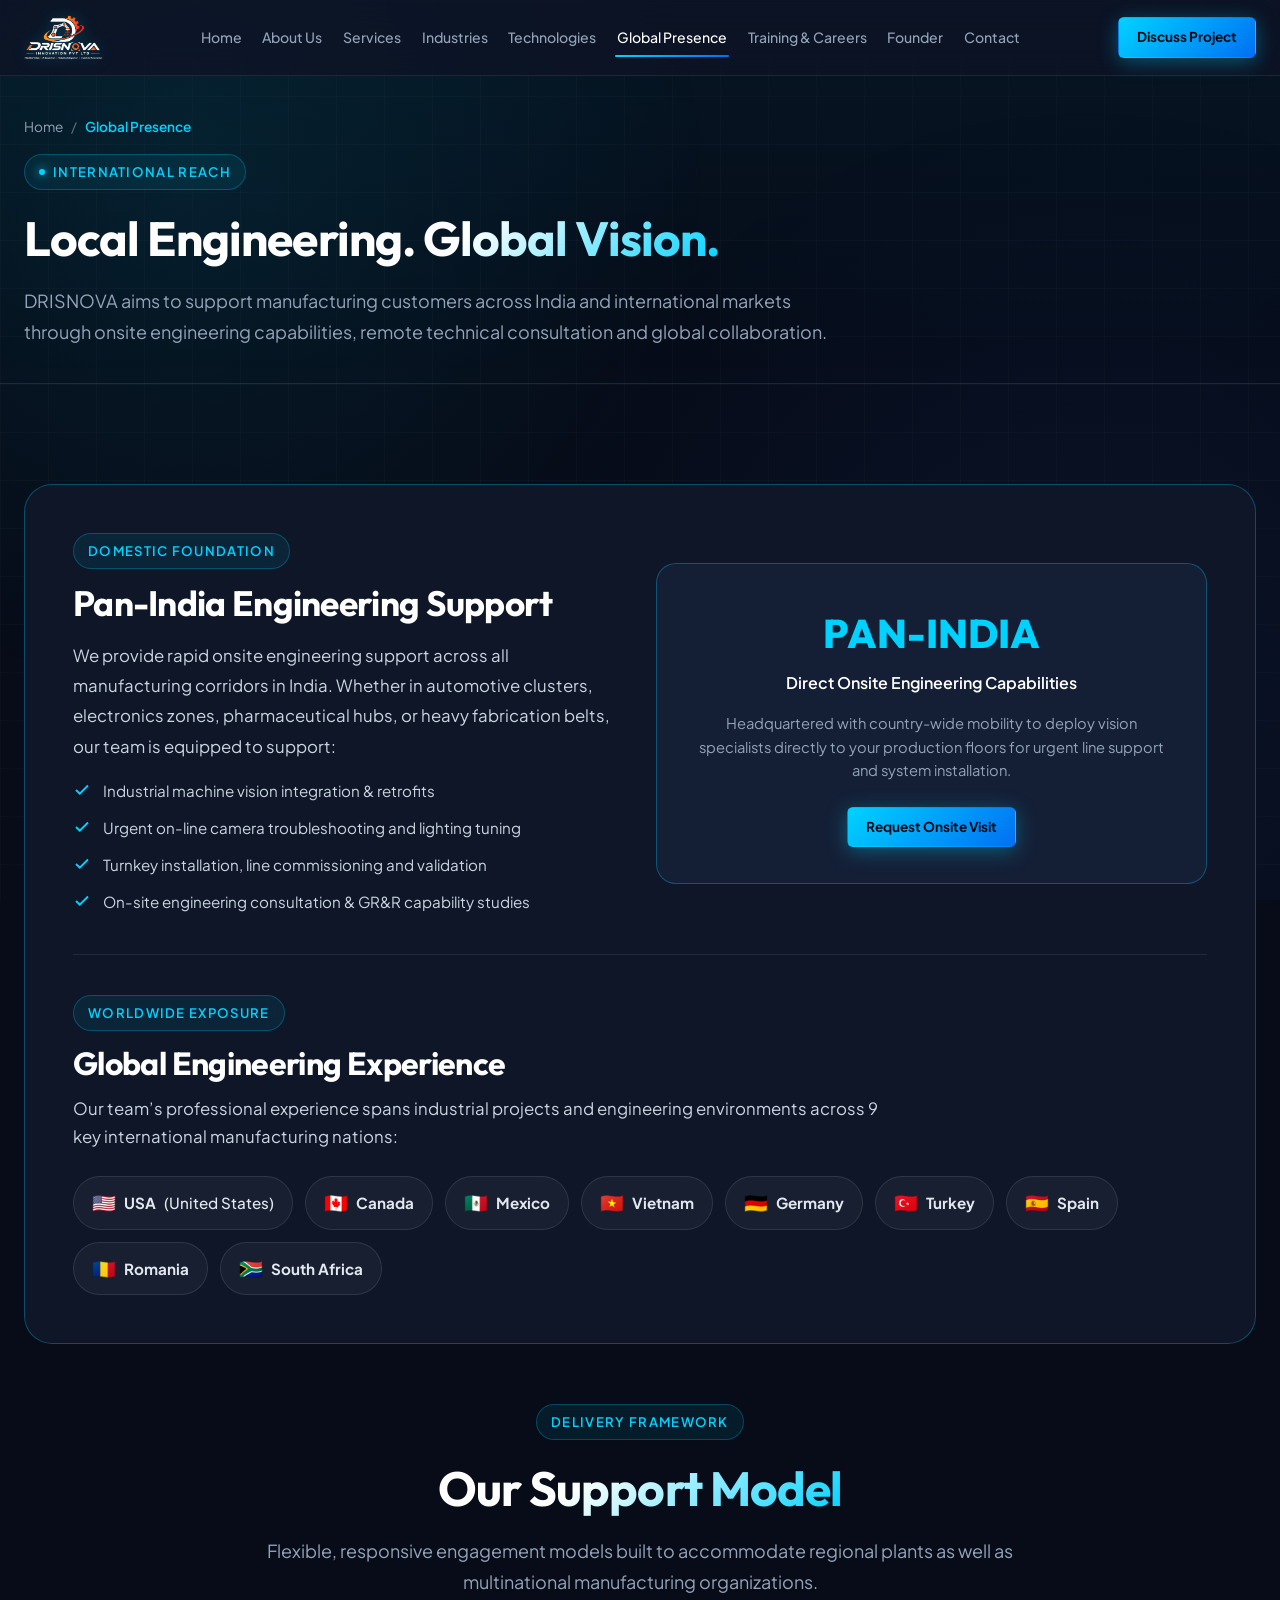
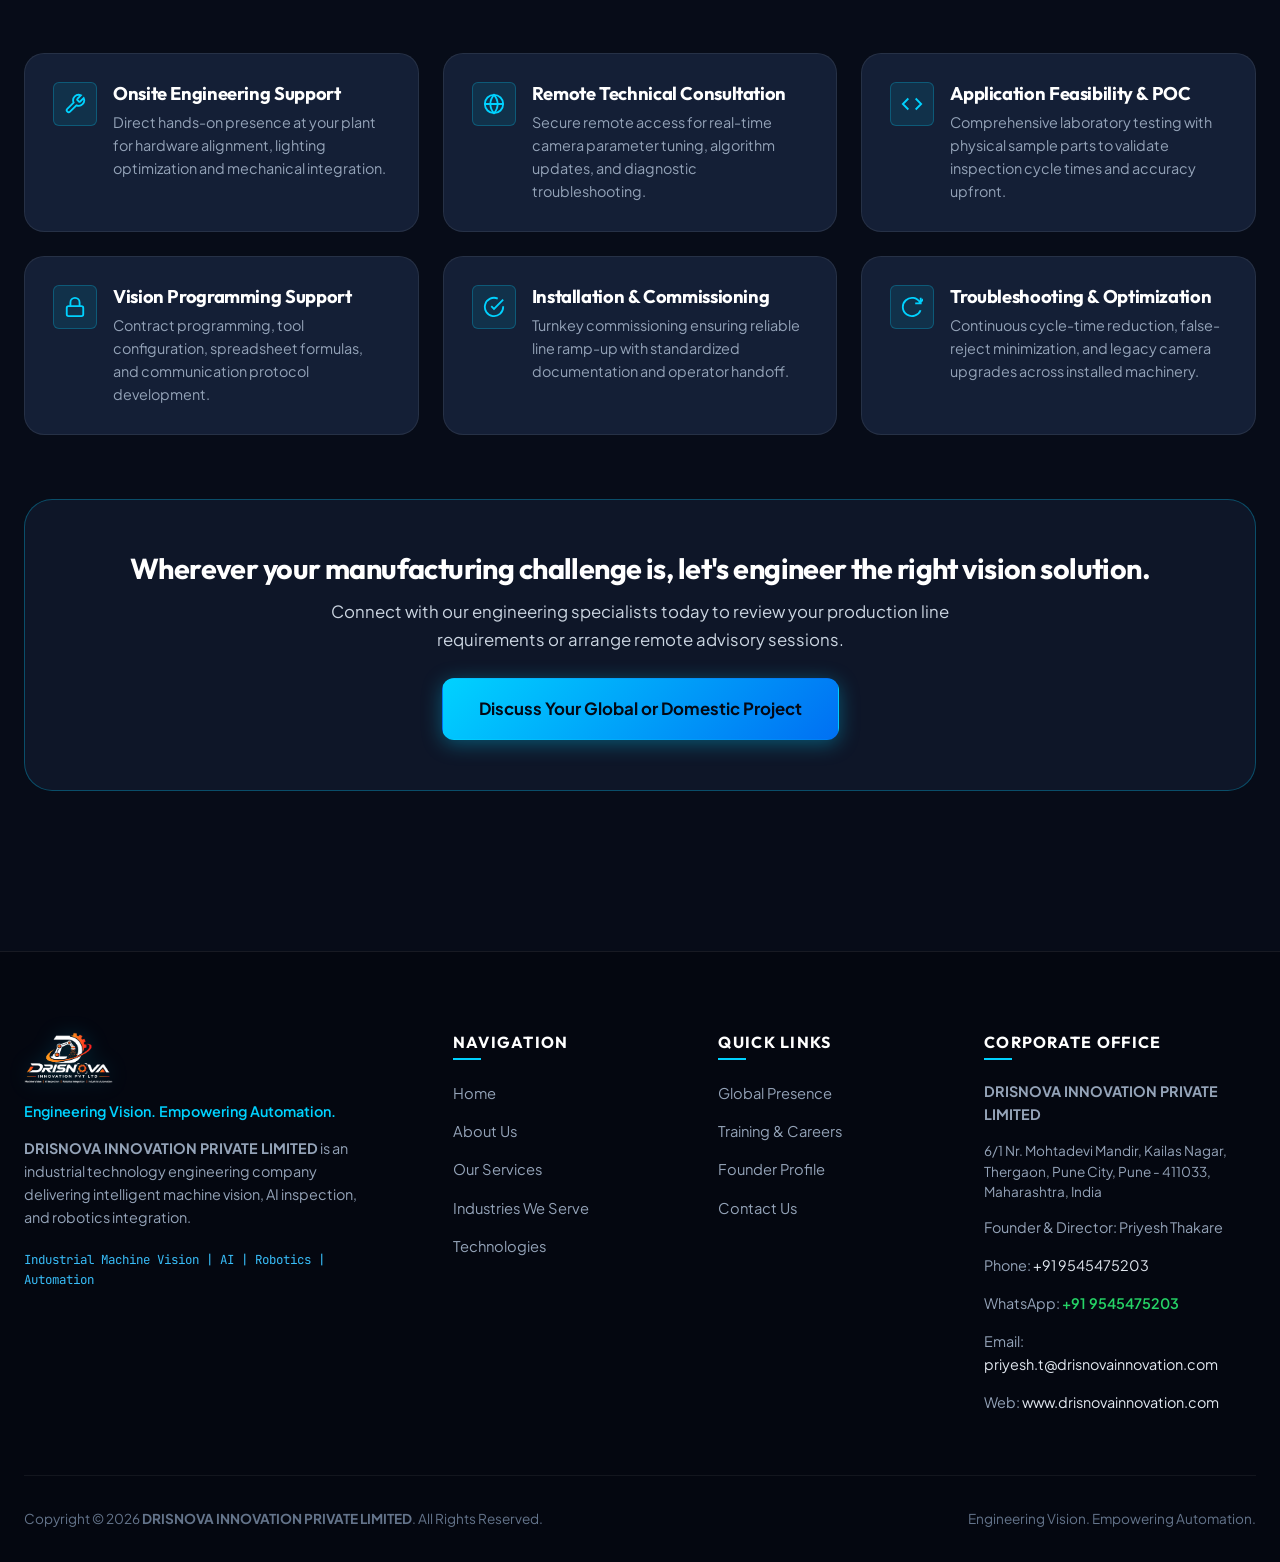
<file: global-presence.html>
<!DOCTYPE html>
<html lang="en">
<head>
  <meta charset="UTF-8">
  <meta name="viewport" content="width=device-width, initial-scale=1.0">
  <title>Global Presence | DRISNOVA - International Vision Engineering</title>
  <meta name="description" content="DRISNOVA provides Pan-India engineering support alongside global industrial project experience across the USA, Germany, Canada, Mexico, Vietnam, and beyond.">
  <link rel="stylesheet" href="css/style.css">
  <link rel="icon" type="image/svg+xml" href="data:image/svg+xml,<svg xmlns='http://www.w3.org/2000/svg' viewBox='0 0 24 24' fill='%2300d2ff'><circle cx='12' cy='12' r='4'/><path d='M12 2v3m0 14v3M2 12h3m14 0h3'/></svg>">
</head>
<body>

  <!-- ==================== SITE HEADER ==================== -->
  <header class="site-header">
    <div class="container nav-container">
            <a href="index.html" class="brand-logo" aria-label="DRISNOVA Homepage">
        <img src="assets/images/drisnova-logo.png" alt="DRISNOVA INNOVATION PRIVATE LIMITED" class="brand-logo-img">
      </a>

      <nav class="nav-links" id="navLinks">
        <a href="index.html" class="nav-link">Home</a>
        <a href="about.html" class="nav-link">About Us</a>
        <a href="services.html" class="nav-link">Services</a>
        <a href="industries.html" class="nav-link">Industries</a>
        <a href="technologies.html" class="nav-link">Technologies</a>
        <a href="global-presence.html" class="nav-link active">Global Presence</a>
        <a href="training-careers.html" class="nav-link">Training & Careers</a>
        <a href="founder.html" class="nav-link">Founder</a>
        <a href="contact.html" class="nav-link">Contact</a>
      </nav>

      <div class="nav-actions">
        <a href="contact.html" class="btn btn-primary btn-sm">Discuss Project</a>
        <button class="mobile-menu-toggle" aria-label="Toggle navigation menu">
          <svg width="24" height="24" viewBox="0 0 24 24" fill="none" stroke="currentColor" stroke-width="2">
            <line x1="3" y1="12" x2="21" y2="12"></line>
            <line x1="3" y1="6" x2="21" y2="6"></line>
            <line x1="3" y1="18" x2="21" y2="18"></line>
          </svg>
        </button>
      </div>
    </div>
  </header>

  <!-- ==================== PAGE BANNER ==================== -->
  <section class="page-hero">
    <div class="container">
      <div class="breadcrumbs">
        <a href="index.html">Home</a> <span>/</span> <span class="current">Global Presence</span>
      </div>
      <div class="section-badge"><span class="dot"></span> International Reach</div>
      <h1 class="section-title">Local Engineering. <span class="highlight">Global Vision.</span></h1>
      <p class="section-subtitle" style="max-width: 820px;">
        DRISNOVA aims to support manufacturing customers across India and international markets through onsite engineering capabilities, remote technical consultation and global collaboration.
      </p>
    </div>
  </section>

  <!-- ==================== GLOBAL PRESENCE CONTENT ==================== -->
  <section class="section-tight">
    <div class="container">

      <!-- India & International Reach Card -->
      <div class="global-map-card">
        <div class="grid-2" style="align-items: center; margin-bottom: 40px;">
          <div>
            <div class="section-badge" style="margin-bottom: 12px;">Domestic Foundation</div>
            <h2 style="font-size: 2.2rem; color: #fff; margin-bottom: 16px;">Pan-India Engineering Support</h2>
            <p style="font-size: 1.05rem; line-height: 1.8; color: #cbd5e1; margin-bottom: 16px;">
              We provide rapid onsite engineering support across all manufacturing corridors in India. Whether in automotive clusters, electronics zones, pharmaceutical hubs, or heavy fabrication belts, our team is equipped to support:
            </p>
            <ul class="check-list">
              <li class="check-item">
                <svg width="18" height="18" viewBox="0 0 24 24" fill="none" stroke="currentColor" stroke-width="2.5"><polyline points="20 6 9 17 4 12"/></svg>
                <span>Industrial machine vision integration & retrofits</span>
              </li>
              <li class="check-item">
                <svg width="18" height="18" viewBox="0 0 24 24" fill="none" stroke="currentColor" stroke-width="2.5"><polyline points="20 6 9 17 4 12"/></svg>
                <span>Urgent on-line camera troubleshooting and lighting tuning</span>
              </li>
              <li class="check-item">
                <svg width="18" height="18" viewBox="0 0 24 24" fill="none" stroke="currentColor" stroke-width="2.5"><polyline points="20 6 9 17 4 12"/></svg>
                <span>Turnkey installation, line commissioning and validation</span>
              </li>
              <li class="check-item">
                <svg width="18" height="18" viewBox="0 0 24 24" fill="none" stroke="currentColor" stroke-width="2.5"><polyline points="20 6 9 17 4 12"/></svg>
                <span>On-site engineering consultation & GR&R capability studies</span>
              </li>
            </ul>
          </div>

          <div style="background: var(--bg-card); border: 1px solid var(--border-glow); border-radius: var(--radius-lg); padding: 36px; text-align: center;">
            <div style="font-family: var(--font-heading); font-size: 2.5rem; font-weight: 800; color: var(--accent-cyan); margin-bottom: 4px;">
              PAN-INDIA
            </div>
            <div style="font-size: 1rem; color: #fff; font-weight: 600; margin-bottom: 16px;">
              Direct Onsite Engineering Capabilities
            </div>
            <p style="font-size: 0.92rem; color: #94a3b8; line-height: 1.6;">
              Headquartered with country-wide mobility to deploy vision specialists directly to your production floors for urgent line support and system installation.
            </p>
            <div style="margin-top: 24px;">
              <a href="contact.html" class="btn btn-primary btn-sm">Request Onsite Visit</a>
            </div>
          </div>
        </div>

        <hr style="border: none; border-top: 1px solid var(--border-subtle); margin: 40px 0;">

        <!-- Global Engineering Experience -->
        <div>
          <div class="section-badge" style="margin-bottom: 12px;">Worldwide Exposure</div>
          <h2 style="font-size: 2rem; color: #fff; margin-bottom: 12px;">Global Engineering Experience</h2>
          <p style="font-size: 1.05rem; color: #cbd5e1; max-width: 820px; line-height: 1.7;">
            Our team’s professional experience spans industrial projects and engineering environments across 9 key international manufacturing nations:
          </p>

          <div class="countries-badges-wrap">
            <div class="country-pill">
              <span class="country-flag">🇺🇸</span> <strong>USA</strong> (United States)
            </div>
            <div class="country-pill">
              <span class="country-flag">🇨🇦</span> <strong>Canada</strong>
            </div>
            <div class="country-pill">
              <span class="country-flag">🇲🇽</span> <strong>Mexico</strong>
            </div>
            <div class="country-pill">
              <span class="country-flag">🇻🇳</span> <strong>Vietnam</strong>
            </div>
            <div class="country-pill">
              <span class="country-flag">🇩🇪</span> <strong>Germany</strong>
            </div>
            <div class="country-pill">
              <span class="country-flag">🇹🇷</span> <strong>Turkey</strong>
            </div>
            <div class="country-pill">
              <span class="country-flag">🇪🇸</span> <strong>Spain</strong>
            </div>
            <div class="country-pill">
              <span class="country-flag">🇷🇴</span> <strong>Romania</strong>
            </div>
            <div class="country-pill">
              <span class="country-flag">🇿🇦</span> <strong>South Africa</strong>
            </div>
          </div>
        </div>
      </div>

      <!-- Our Support Model -->
      <div style="margin-top: 60px;">
        <div class="section-header text-center">
          <div class="section-badge">Delivery Framework</div>
          <h2 class="section-title">Our <span class="highlight">Support Model</span></h2>
          <p class="section-subtitle">
            Flexible, responsive engagement models built to accommodate regional plants as well as multinational manufacturing organizations.
          </p>
        </div>

        <div class="support-model-grid">
          <div class="support-item">
            <div class="why-icon">
              <svg width="22" height="22" viewBox="0 0 24 24" fill="none" stroke="currentColor" stroke-width="2"><path d="M14.7 6.3a1 1 0 0 0 0 1.4l1.6 1.6a1 1 0 0 0 1.4 0l3.77-3.77a6 6 0 0 1-7.94 7.94l-6.91 6.91a2.12 2.12 0 0 1-3-3l6.91-6.91a6 6 0 0 1 7.94-7.94l-3.76 3.76z"/></svg>
            </div>
            <div>
              <h4 style="font-size: 1.15rem; color: #fff; margin-bottom: 6px;">Onsite Engineering Support</h4>
              <p style="font-size: 0.9rem; color: #94a3b8; line-height: 1.6;">Direct hands-on presence at your plant for hardware alignment, lighting optimization and mechanical integration.</p>
            </div>
          </div>

          <div class="support-item">
            <div class="why-icon">
              <svg width="22" height="22" viewBox="0 0 24 24" fill="none" stroke="currentColor" stroke-width="2"><circle cx="12" cy="12" r="10"/><path d="M2 12h20M12 2a15.3 15.3 0 0 1 4 10 15.3 15.3 0 0 1-4 10 15.3 15.3 0 0 1-4-10 15.3 15.3 0 0 1 4-10z"/></svg>
            </div>
            <div>
              <h4 style="font-size: 1.15rem; color: #fff; margin-bottom: 6px;">Remote Technical Consultation</h4>
              <p style="font-size: 0.9rem; color: #94a3b8; line-height: 1.6;">Secure remote access for real-time camera parameter tuning, algorithm updates, and diagnostic troubleshooting.</p>
            </div>
          </div>

          <div class="support-item">
            <div class="why-icon">
              <svg width="22" height="22" viewBox="0 0 24 24" fill="none" stroke="currentColor" stroke-width="2"><polyline points="16 18 22 12 16 6"/><polyline points="8 6 2 12 8 18"/></svg>
            </div>
            <div>
              <h4 style="font-size: 1.15rem; color: #fff; margin-bottom: 6px;">Application Feasibility & POC</h4>
              <p style="font-size: 0.9rem; color: #94a3b8; line-height: 1.6;">Comprehensive laboratory testing with physical sample parts to validate inspection cycle times and accuracy upfront.</p>
            </div>
          </div>

          <div class="support-item">
            <div class="why-icon">
              <svg width="22" height="22" viewBox="0 0 24 24" fill="none" stroke="currentColor" stroke-width="2"><rect x="3" y="11" width="18" height="11" rx="2" ry="2"/><path d="M7 11V7a5 5 0 0 1 10 0v4"/></svg>
            </div>
            <div>
              <h4 style="font-size: 1.15rem; color: #fff; margin-bottom: 6px;">Vision Programming Support</h4>
              <p style="font-size: 0.9rem; color: #94a3b8; line-height: 1.6;">Contract programming, tool configuration, spreadsheet formulas, and communication protocol development.</p>
            </div>
          </div>

          <div class="support-item">
            <div class="why-icon">
              <svg width="22" height="22" viewBox="0 0 24 24" fill="none" stroke="currentColor" stroke-width="2"><path d="M22 11.08V12a10 10 0 1 1-5.93-9.14"/><polyline points="22 4 12 14.01 9 11.01"/></svg>
            </div>
            <div>
              <h4 style="font-size: 1.15rem; color: #fff; margin-bottom: 6px;">Installation & Commissioning</h4>
              <p style="font-size: 0.9rem; color: #94a3b8; line-height: 1.6;">Turnkey commissioning ensuring reliable line ramp-up with standardized documentation and operator handoff.</p>
            </div>
          </div>

          <div class="support-item">
            <div class="why-icon">
              <svg width="22" height="22" viewBox="0 0 24 24" fill="none" stroke="currentColor" stroke-width="2"><path d="M21.5 2v6h-6M21.34 15.57a10 10 0 1 1-.57-8.38l5.67-5.67"/></svg>
            </div>
            <div>
              <h4 style="font-size: 1.15rem; color: #fff; margin-bottom: 6px;">Troubleshooting & Optimization</h4>
              <p style="font-size: 0.9rem; color: #94a3b8; line-height: 1.6;">Continuous cycle-time reduction, false-reject minimization, and legacy camera upgrades across installed machinery.</p>
            </div>
          </div>
        </div>
      </div>

      <!-- Concluding CTA -->
      <div style="background: var(--bg-surface); border: 1px solid var(--border-glow); border-radius: var(--radius-xl); padding: 50px 36px; text-align: center; margin-top: 64px;">
        <h3 style="font-size: 1.8rem; color: #fff; margin-bottom: 12px;">Wherever your manufacturing challenge is, let's engineer the right vision solution.</h3>
        <p style="font-size: 1.05rem; color: #cbd5e1; max-width: 700px; margin: 0 auto 24px auto;">
          Connect with our engineering specialists today to review your production line requirements or arrange remote advisory sessions.
        </p>
        <a href="contact.html" class="btn btn-primary btn-lg">Discuss Your Global or Domestic Project</a>
      </div>

    </div>
  </section>

  <!-- ==================== SITE FOOTER ==================== -->
  <footer class="site-footer">
    <div class="container">
      <div class="footer-main-grid">
        <div class="footer-brand-summary">
          <img src="assets/images/drisnova-logo.png" alt="DRISNOVA INNOVATION PRIVATE LIMITED" style="height: 52px; width: auto; margin-bottom: 16px; filter: drop-shadow(0 2px 10px rgba(0, 210, 255, 0.25));">
          <div class="footer-brand-tagline">Engineering Vision. Empowering Automation.</div>
          <p style="font-size: 0.9rem; line-height: 1.6; margin-bottom: 20px;">
            <strong>DRISNOVA INNOVATION PRIVATE LIMITED</strong> is an industrial technology engineering company delivering intelligent machine vision, AI inspection, and robotics integration.
          </p>
          <div style="font-family: var(--font-mono); font-size: 0.78rem; color: #38bdf8;">
            Industrial Machine Vision | AI | Robotics | Automation
          </div>
        </div>

        <div>
          <h4 class="footer-col-title">Navigation</h4>
          <ul class="footer-links-list">
            <li><a href="index.html" class="footer-link">Home</a></li>
            <li><a href="about.html" class="footer-link">About Us</a></li>
            <li><a href="services.html" class="footer-link">Our Services</a></li>
            <li><a href="industries.html" class="footer-link">Industries We Serve</a></li>
            <li><a href="technologies.html" class="footer-link">Technologies</a></li>
          </ul>
        </div>

        <div>
          <h4 class="footer-col-title">Quick Links</h4>
          <ul class="footer-links-list">
            <li><a href="global-presence.html" class="footer-link">Global Presence</a></li>
            <li><a href="training-careers.html" class="footer-link">Training & Careers</a></li>
            <li><a href="founder.html" class="footer-link">Founder Profile</a></li>
            <li><a href="contact.html" class="footer-link">Contact Us</a></li>
          </ul>
        </div>

        <div>
          <h4 class="footer-col-title">Corporate Office</h4>
          <div class="footer-contact-items">
            <p><strong>DRISNOVA INNOVATION PRIVATE LIMITED</strong></p>
            <p style="font-size: 0.85rem; line-height: 1.5; color: #94a3b8;">
              6/1 Nr. Mohtadevi Mandir, Kailas Nagar, Thergaon, Pune City, Pune - 411033, Maharashtra, India
            </p>
            <p>Founder & Director: Priyesh Thakare</p>
            <p>Phone: <a href="tel:+919545475203">+91 9545475203</a></p>
            <p>WhatsApp: <a href="https://wa.me/919545475203?text=Hello%20DRISNOVA%20Team%2C%20I%20would%20like%20to%20discuss%20a%20project." target="_blank" rel="noopener" style="color: #25D366; font-weight: 600;">+91 9545475203</a></p>
            <p>Email: <a href="mailto:priyesh.t@drisnovainnovation.com">priyesh.t@drisnovainnovation.com</a></p>
            <p>Web: <a href="http://www.drisnovainnovation.com" target="_blank" rel="noopener">www.drisnovainnovation.com</a></p>
          </div>
        </div>
      </div>

      <div class="footer-bottom">
        <div>
          Copyright &copy; 2026 <strong>DRISNOVA INNOVATION PRIVATE LIMITED</strong>. All Rights Reserved.
        </div>
        <div>
          Engineering Vision. Empowering Automation.
        </div>
      </div>
    </div>
  </footer>

  <script src="js/main.js"></script>
</body>
</html>
</file>
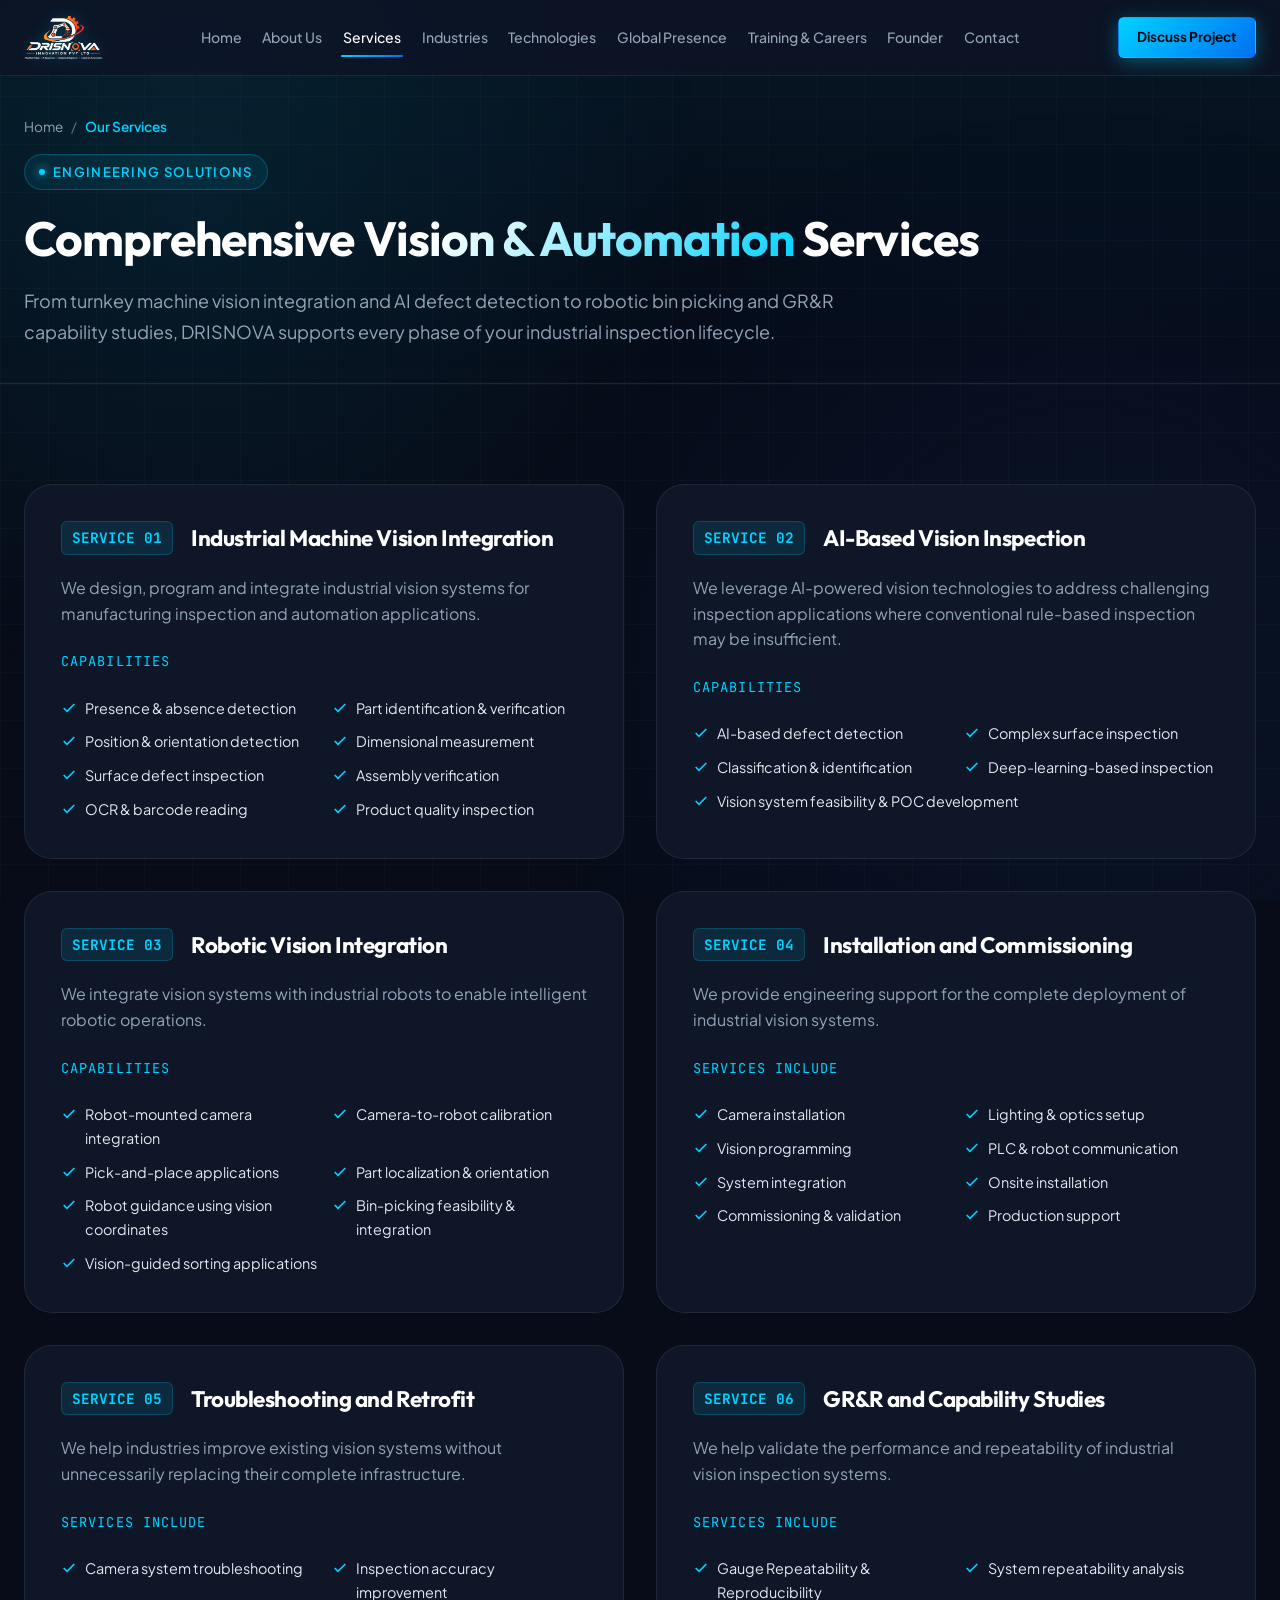
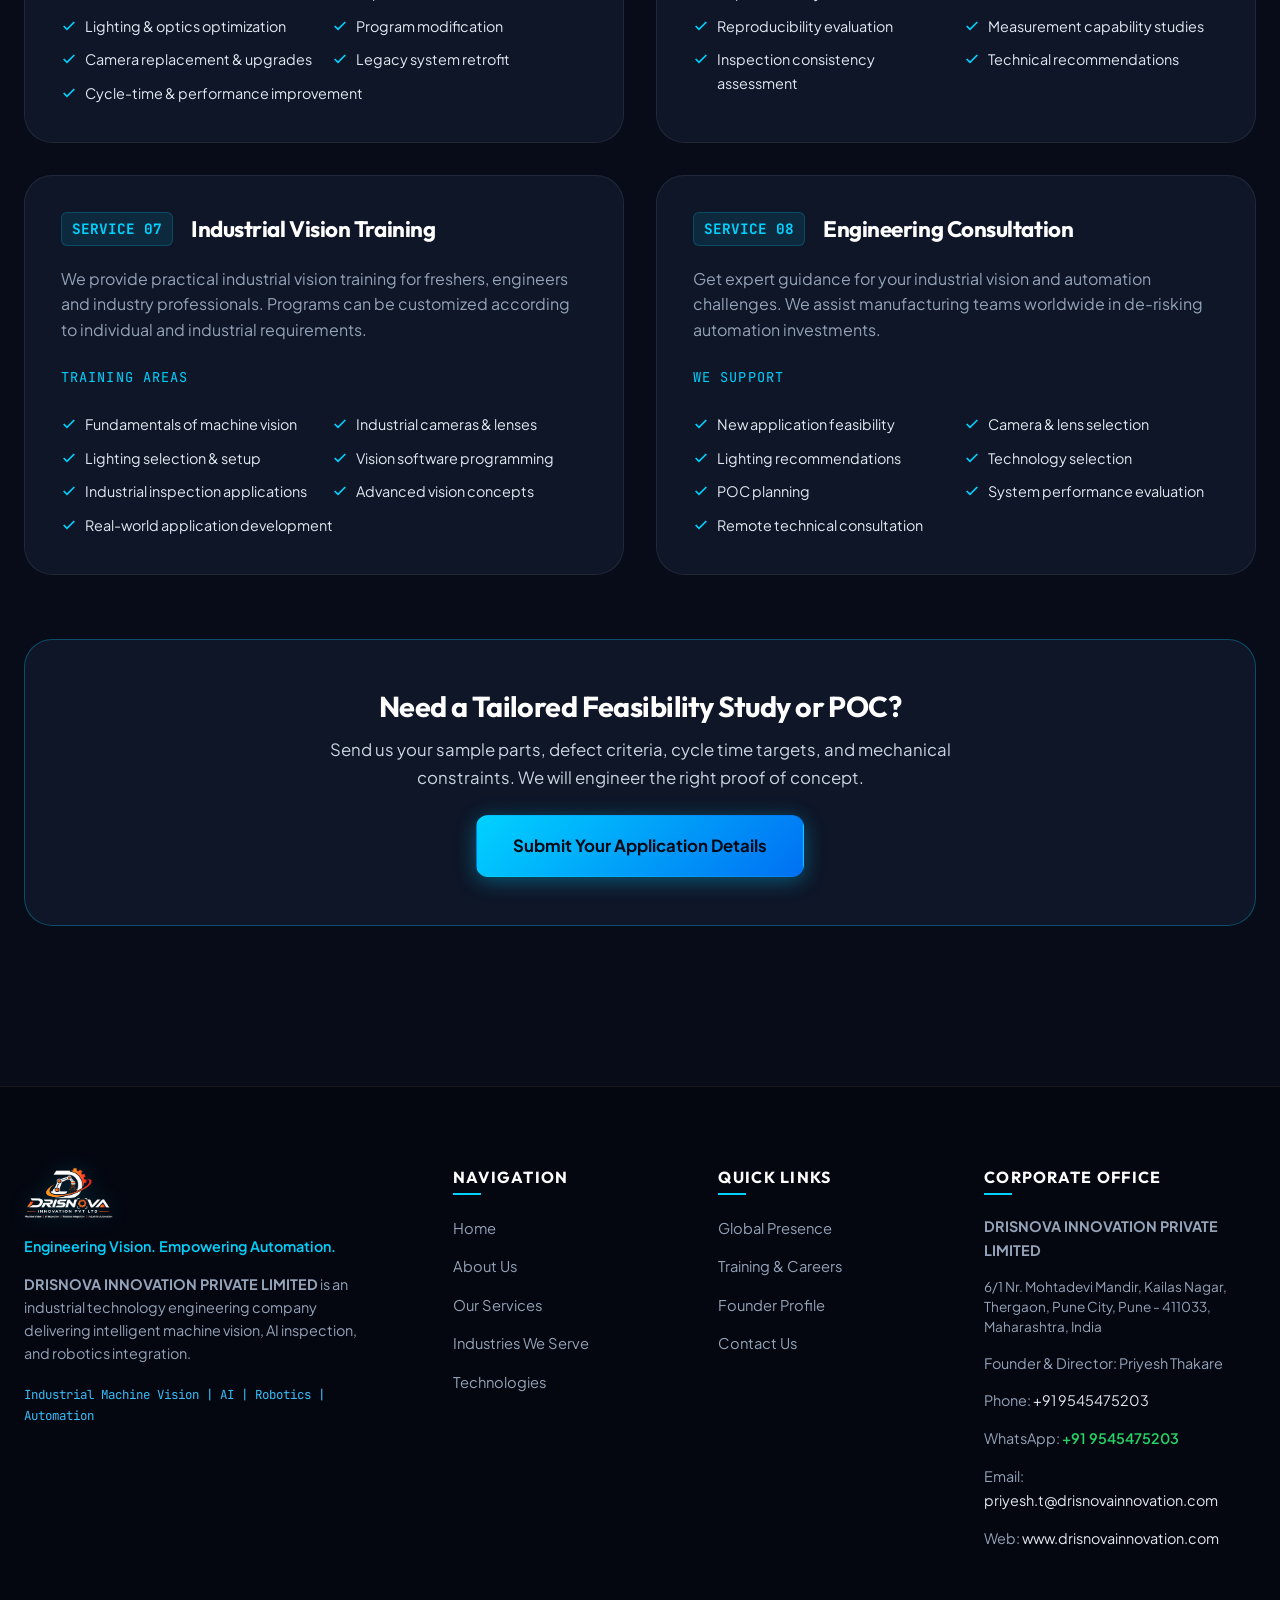
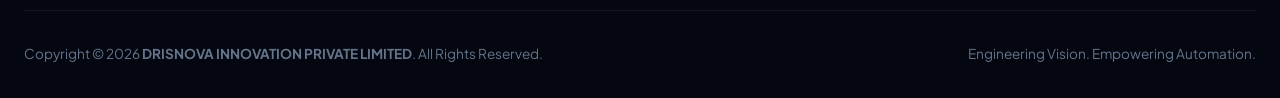
<file: services.html>
<!DOCTYPE html>
<html lang="en">
<head>
  <meta charset="UTF-8">
  <meta name="viewport" content="width=device-width, initial-scale=1.0">
  <title>Our Services | DRISNOVA - Industrial Machine Vision & Robotics</title>
  <meta name="description" content="Explore DRISNOVA's engineering services: Industrial Machine Vision, AI-Based Inspection, Robotic Vision Integration, Commissioning, Retrofit, GR&R, Training and Consultation.">
  <link rel="stylesheet" href="css/style.css">
  <link rel="icon" type="image/svg+xml" href="data:image/svg+xml,<svg xmlns='http://www.w3.org/2000/svg' viewBox='0 0 24 24' fill='%2300d2ff'><circle cx='12' cy='12' r='4'/><path d='M12 2v3m0 14v3M2 12h3m14 0h3'/></svg>">
</head>
<body>

  <!-- ==================== SITE HEADER ==================== -->
  <header class="site-header">
    <div class="container nav-container">
            <a href="index.html" class="brand-logo" aria-label="DRISNOVA Homepage">
        <img src="assets/images/drisnova-logo.png" alt="DRISNOVA INNOVATION PRIVATE LIMITED" class="brand-logo-img">
      </a>

      <nav class="nav-links" id="navLinks">
        <a href="index.html" class="nav-link">Home</a>
        <a href="about.html" class="nav-link">About Us</a>
        <a href="services.html" class="nav-link active">Services</a>
        <a href="industries.html" class="nav-link">Industries</a>
        <a href="technologies.html" class="nav-link">Technologies</a>
        <a href="global-presence.html" class="nav-link">Global Presence</a>
        <a href="training-careers.html" class="nav-link">Training & Careers</a>
        <a href="founder.html" class="nav-link">Founder</a>
        <a href="contact.html" class="nav-link">Contact</a>
      </nav>

      <div class="nav-actions">
        <a href="contact.html" class="btn btn-primary btn-sm">Discuss Project</a>
        <button class="mobile-menu-toggle" aria-label="Toggle navigation menu">
          <svg width="24" height="24" viewBox="0 0 24 24" fill="none" stroke="currentColor" stroke-width="2">
            <line x1="3" y1="12" x2="21" y2="12"></line>
            <line x1="3" y1="6" x2="21" y2="6"></line>
            <line x1="3" y1="18" x2="21" y2="18"></line>
          </svg>
        </button>
      </div>
    </div>
  </header>

  <!-- ==================== PAGE BANNER ==================== -->
  <section class="page-hero">
    <div class="container">
      <div class="breadcrumbs">
        <a href="index.html">Home</a> <span>/</span> <span class="current">Our Services</span>
      </div>
      <div class="section-badge"><span class="dot"></span> Engineering Solutions</div>
      <h1 class="section-title">Comprehensive <span class="highlight">Vision & Automation</span> Services</h1>
      <p class="section-subtitle" style="max-width: 820px;">
        From turnkey machine vision integration and AI defect detection to robotic bin picking and GR&R capability studies, DRISNOVA supports every phase of your industrial inspection lifecycle.
      </p>
    </div>
  </section>

  <!-- ==================== SERVICES DETAILED LIST ==================== -->
  <section class="section-tight">
    <div class="container">
      <div class="services-detailed-grid">

        <!-- 1. Industrial Machine Vision Integration -->
        <div class="service-card-detailed" id="machine-vision">
          <div class="service-card-header">
            <span class="service-num">SERVICE 01</span>
            <h2 class="service-card-title">Industrial Machine Vision Integration</h2>
          </div>
          <p class="service-card-lead">
            We design, program and integrate industrial vision systems for manufacturing inspection and automation applications.
          </p>
          <div class="service-subhead">Capabilities</div>
          <div class="capabilities-grid-list">
            <div class="capability-bullet">
              <svg width="16" height="16" viewBox="0 0 24 24" fill="none" stroke="currentColor" stroke-width="2.5"><polyline points="20 6 9 17 4 12"/></svg>
              <span>Presence & absence detection</span>
            </div>
            <div class="capability-bullet">
              <svg width="16" height="16" viewBox="0 0 24 24" fill="none" stroke="currentColor" stroke-width="2.5"><polyline points="20 6 9 17 4 12"/></svg>
              <span>Part identification & verification</span>
            </div>
            <div class="capability-bullet">
              <svg width="16" height="16" viewBox="0 0 24 24" fill="none" stroke="currentColor" stroke-width="2.5"><polyline points="20 6 9 17 4 12"/></svg>
              <span>Position & orientation detection</span>
            </div>
            <div class="capability-bullet">
              <svg width="16" height="16" viewBox="0 0 24 24" fill="none" stroke="currentColor" stroke-width="2.5"><polyline points="20 6 9 17 4 12"/></svg>
              <span>Dimensional measurement</span>
            </div>
            <div class="capability-bullet">
              <svg width="16" height="16" viewBox="0 0 24 24" fill="none" stroke="currentColor" stroke-width="2.5"><polyline points="20 6 9 17 4 12"/></svg>
              <span>Surface defect inspection</span>
            </div>
            <div class="capability-bullet">
              <svg width="16" height="16" viewBox="0 0 24 24" fill="none" stroke="currentColor" stroke-width="2.5"><polyline points="20 6 9 17 4 12"/></svg>
              <span>Assembly verification</span>
            </div>
            <div class="capability-bullet">
              <svg width="16" height="16" viewBox="0 0 24 24" fill="none" stroke="currentColor" stroke-width="2.5"><polyline points="20 6 9 17 4 12"/></svg>
              <span>OCR & barcode reading</span>
            </div>
            <div class="capability-bullet">
              <svg width="16" height="16" viewBox="0 0 24 24" fill="none" stroke="currentColor" stroke-width="2.5"><polyline points="20 6 9 17 4 12"/></svg>
              <span>Product quality inspection</span>
            </div>
          </div>
        </div>

        <!-- 2. AI-Based Vision Inspection -->
        <div class="service-card-detailed" id="ai-inspection">
          <div class="service-card-header">
            <span class="service-num">SERVICE 02</span>
            <h2 class="service-card-title">AI-Based Vision Inspection</h2>
          </div>
          <p class="service-card-lead">
            We leverage AI-powered vision technologies to address challenging inspection applications where conventional rule-based inspection may be insufficient.
          </p>
          <div class="service-subhead">Capabilities</div>
          <div class="capabilities-grid-list">
            <div class="capability-bullet">
              <svg width="16" height="16" viewBox="0 0 24 24" fill="none" stroke="currentColor" stroke-width="2.5"><polyline points="20 6 9 17 4 12"/></svg>
              <span>AI-based defect detection</span>
            </div>
            <div class="capability-bullet">
              <svg width="16" height="16" viewBox="0 0 24 24" fill="none" stroke="currentColor" stroke-width="2.5"><polyline points="20 6 9 17 4 12"/></svg>
              <span>Complex surface inspection</span>
            </div>
            <div class="capability-bullet">
              <svg width="16" height="16" viewBox="0 0 24 24" fill="none" stroke="currentColor" stroke-width="2.5"><polyline points="20 6 9 17 4 12"/></svg>
              <span>Classification & identification</span>
            </div>
            <div class="capability-bullet">
              <svg width="16" height="16" viewBox="0 0 24 24" fill="none" stroke="currentColor" stroke-width="2.5"><polyline points="20 6 9 17 4 12"/></svg>
              <span>Deep-learning-based inspection</span>
            </div>
            <div class="capability-bullet" style="grid-column: span 2;">
              <svg width="16" height="16" viewBox="0 0 24 24" fill="none" stroke="currentColor" stroke-width="2.5"><polyline points="20 6 9 17 4 12"/></svg>
              <span>Vision system feasibility & POC development</span>
            </div>
          </div>
        </div>

        <!-- 3. Robotic Vision Integration -->
        <div class="service-card-detailed" id="robotic-vision">
          <div class="service-card-header">
            <span class="service-num">SERVICE 03</span>
            <h2 class="service-card-title">Robotic Vision Integration</h2>
          </div>
          <p class="service-card-lead">
            We integrate vision systems with industrial robots to enable intelligent robotic operations.
          </p>
          <div class="service-subhead">Capabilities</div>
          <div class="capabilities-grid-list">
            <div class="capability-bullet">
              <svg width="16" height="16" viewBox="0 0 24 24" fill="none" stroke="currentColor" stroke-width="2.5"><polyline points="20 6 9 17 4 12"/></svg>
              <span>Robot-mounted camera integration</span>
            </div>
            <div class="capability-bullet">
              <svg width="16" height="16" viewBox="0 0 24 24" fill="none" stroke="currentColor" stroke-width="2.5"><polyline points="20 6 9 17 4 12"/></svg>
              <span>Camera-to-robot calibration</span>
            </div>
            <div class="capability-bullet">
              <svg width="16" height="16" viewBox="0 0 24 24" fill="none" stroke="currentColor" stroke-width="2.5"><polyline points="20 6 9 17 4 12"/></svg>
              <span>Pick-and-place applications</span>
            </div>
            <div class="capability-bullet">
              <svg width="16" height="16" viewBox="0 0 24 24" fill="none" stroke="currentColor" stroke-width="2.5"><polyline points="20 6 9 17 4 12"/></svg>
              <span>Part localization & orientation</span>
            </div>
            <div class="capability-bullet">
              <svg width="16" height="16" viewBox="0 0 24 24" fill="none" stroke="currentColor" stroke-width="2.5"><polyline points="20 6 9 17 4 12"/></svg>
              <span>Robot guidance using vision coordinates</span>
            </div>
            <div class="capability-bullet">
              <svg width="16" height="16" viewBox="0 0 24 24" fill="none" stroke="currentColor" stroke-width="2.5"><polyline points="20 6 9 17 4 12"/></svg>
              <span>Bin-picking feasibility & integration</span>
            </div>
            <div class="capability-bullet" style="grid-column: span 2;">
              <svg width="16" height="16" viewBox="0 0 24 24" fill="none" stroke="currentColor" stroke-width="2.5"><polyline points="20 6 9 17 4 12"/></svg>
              <span>Vision-guided sorting applications</span>
            </div>
          </div>
        </div>

        <!-- 4. Installation and Commissioning -->
        <div class="service-card-detailed" id="commissioning">
          <div class="service-card-header">
            <span class="service-num">SERVICE 04</span>
            <h2 class="service-card-title">Installation and Commissioning</h2>
          </div>
          <p class="service-card-lead">
            We provide engineering support for the complete deployment of industrial vision systems.
          </p>
          <div class="service-subhead">Services Include</div>
          <div class="capabilities-grid-list">
            <div class="capability-bullet">
              <svg width="16" height="16" viewBox="0 0 24 24" fill="none" stroke="currentColor" stroke-width="2.5"><polyline points="20 6 9 17 4 12"/></svg>
              <span>Camera installation</span>
            </div>
            <div class="capability-bullet">
              <svg width="16" height="16" viewBox="0 0 24 24" fill="none" stroke="currentColor" stroke-width="2.5"><polyline points="20 6 9 17 4 12"/></svg>
              <span>Lighting & optics setup</span>
            </div>
            <div class="capability-bullet">
              <svg width="16" height="16" viewBox="0 0 24 24" fill="none" stroke="currentColor" stroke-width="2.5"><polyline points="20 6 9 17 4 12"/></svg>
              <span>Vision programming</span>
            </div>
            <div class="capability-bullet">
              <svg width="16" height="16" viewBox="0 0 24 24" fill="none" stroke="currentColor" stroke-width="2.5"><polyline points="20 6 9 17 4 12"/></svg>
              <span>PLC & robot communication</span>
            </div>
            <div class="capability-bullet">
              <svg width="16" height="16" viewBox="0 0 24 24" fill="none" stroke="currentColor" stroke-width="2.5"><polyline points="20 6 9 17 4 12"/></svg>
              <span>System integration</span>
            </div>
            <div class="capability-bullet">
              <svg width="16" height="16" viewBox="0 0 24 24" fill="none" stroke="currentColor" stroke-width="2.5"><polyline points="20 6 9 17 4 12"/></svg>
              <span>Onsite installation</span>
            </div>
            <div class="capability-bullet">
              <svg width="16" height="16" viewBox="0 0 24 24" fill="none" stroke="currentColor" stroke-width="2.5"><polyline points="20 6 9 17 4 12"/></svg>
              <span>Commissioning & validation</span>
            </div>
            <div class="capability-bullet">
              <svg width="16" height="16" viewBox="0 0 24 24" fill="none" stroke="currentColor" stroke-width="2.5"><polyline points="20 6 9 17 4 12"/></svg>
              <span>Production support</span>
            </div>
          </div>
        </div>

        <!-- 5. Troubleshooting and Retrofit -->
        <div class="service-card-detailed" id="retrofit">
          <div class="service-card-header">
            <span class="service-num">SERVICE 05</span>
            <h2 class="service-card-title">Troubleshooting and Retrofit</h2>
          </div>
          <p class="service-card-lead">
            We help industries improve existing vision systems without unnecessarily replacing their complete infrastructure.
          </p>
          <div class="service-subhead">Services Include</div>
          <div class="capabilities-grid-list">
            <div class="capability-bullet">
              <svg width="16" height="16" viewBox="0 0 24 24" fill="none" stroke="currentColor" stroke-width="2.5"><polyline points="20 6 9 17 4 12"/></svg>
              <span>Camera system troubleshooting</span>
            </div>
            <div class="capability-bullet">
              <svg width="16" height="16" viewBox="0 0 24 24" fill="none" stroke="currentColor" stroke-width="2.5"><polyline points="20 6 9 17 4 12"/></svg>
              <span>Inspection accuracy improvement</span>
            </div>
            <div class="capability-bullet">
              <svg width="16" height="16" viewBox="0 0 24 24" fill="none" stroke="currentColor" stroke-width="2.5"><polyline points="20 6 9 17 4 12"/></svg>
              <span>Lighting & optics optimization</span>
            </div>
            <div class="capability-bullet">
              <svg width="16" height="16" viewBox="0 0 24 24" fill="none" stroke="currentColor" stroke-width="2.5"><polyline points="20 6 9 17 4 12"/></svg>
              <span>Program modification</span>
            </div>
            <div class="capability-bullet">
              <svg width="16" height="16" viewBox="0 0 24 24" fill="none" stroke="currentColor" stroke-width="2.5"><polyline points="20 6 9 17 4 12"/></svg>
              <span>Camera replacement & upgrades</span>
            </div>
            <div class="capability-bullet">
              <svg width="16" height="16" viewBox="0 0 24 24" fill="none" stroke="currentColor" stroke-width="2.5"><polyline points="20 6 9 17 4 12"/></svg>
              <span>Legacy system retrofit</span>
            </div>
            <div class="capability-bullet" style="grid-column: span 2;">
              <svg width="16" height="16" viewBox="0 0 24 24" fill="none" stroke="currentColor" stroke-width="2.5"><polyline points="20 6 9 17 4 12"/></svg>
              <span>Cycle-time & performance improvement</span>
            </div>
          </div>
        </div>

        <!-- 6. GR&R and Capability Studies -->
        <div class="service-card-detailed" id="grr">
          <div class="service-card-header">
            <span class="service-num">SERVICE 06</span>
            <h2 class="service-card-title">GR&R and Capability Studies</h2>
          </div>
          <p class="service-card-lead">
            We help validate the performance and repeatability of industrial vision inspection systems.
          </p>
          <div class="service-subhead">Services Include</div>
          <div class="capabilities-grid-list">
            <div class="capability-bullet">
              <svg width="16" height="16" viewBox="0 0 24 24" fill="none" stroke="currentColor" stroke-width="2.5"><polyline points="20 6 9 17 4 12"/></svg>
              <span>Gauge Repeatability & Reproducibility</span>
            </div>
            <div class="capability-bullet">
              <svg width="16" height="16" viewBox="0 0 24 24" fill="none" stroke="currentColor" stroke-width="2.5"><polyline points="20 6 9 17 4 12"/></svg>
              <span>System repeatability analysis</span>
            </div>
            <div class="capability-bullet">
              <svg width="16" height="16" viewBox="0 0 24 24" fill="none" stroke="currentColor" stroke-width="2.5"><polyline points="20 6 9 17 4 12"/></svg>
              <span>Reproducibility evaluation</span>
            </div>
            <div class="capability-bullet">
              <svg width="16" height="16" viewBox="0 0 24 24" fill="none" stroke="currentColor" stroke-width="2.5"><polyline points="20 6 9 17 4 12"/></svg>
              <span>Measurement capability studies</span>
            </div>
            <div class="capability-bullet">
              <svg width="16" height="16" viewBox="0 0 24 24" fill="none" stroke="currentColor" stroke-width="2.5"><polyline points="20 6 9 17 4 12"/></svg>
              <span>Inspection consistency assessment</span>
            </div>
            <div class="capability-bullet">
              <svg width="16" height="16" viewBox="0 0 24 24" fill="none" stroke="currentColor" stroke-width="2.5"><polyline points="20 6 9 17 4 12"/></svg>
              <span>Technical recommendations</span>
            </div>
          </div>
        </div>

        <!-- 7. Industrial Vision Training -->
        <div class="service-card-detailed" id="training">
          <div class="service-card-header">
            <span class="service-num">SERVICE 07</span>
            <h2 class="service-card-title">Industrial Vision Training</h2>
          </div>
          <p class="service-card-lead">
            We provide practical industrial vision training for freshers, engineers and industry professionals. Programs can be customized according to individual and industrial requirements.
          </p>
          <div class="service-subhead">Training Areas</div>
          <div class="capabilities-grid-list">
            <div class="capability-bullet">
              <svg width="16" height="16" viewBox="0 0 24 24" fill="none" stroke="currentColor" stroke-width="2.5"><polyline points="20 6 9 17 4 12"/></svg>
              <span>Fundamentals of machine vision</span>
            </div>
            <div class="capability-bullet">
              <svg width="16" height="16" viewBox="0 0 24 24" fill="none" stroke="currentColor" stroke-width="2.5"><polyline points="20 6 9 17 4 12"/></svg>
              <span>Industrial cameras & lenses</span>
            </div>
            <div class="capability-bullet">
              <svg width="16" height="16" viewBox="0 0 24 24" fill="none" stroke="currentColor" stroke-width="2.5"><polyline points="20 6 9 17 4 12"/></svg>
              <span>Lighting selection & setup</span>
            </div>
            <div class="capability-bullet">
              <svg width="16" height="16" viewBox="0 0 24 24" fill="none" stroke="currentColor" stroke-width="2.5"><polyline points="20 6 9 17 4 12"/></svg>
              <span>Vision software programming</span>
            </div>
            <div class="capability-bullet">
              <svg width="16" height="16" viewBox="0 0 24 24" fill="none" stroke="currentColor" stroke-width="2.5"><polyline points="20 6 9 17 4 12"/></svg>
              <span>Industrial inspection applications</span>
            </div>
            <div class="capability-bullet">
              <svg width="16" height="16" viewBox="0 0 24 24" fill="none" stroke="currentColor" stroke-width="2.5"><polyline points="20 6 9 17 4 12"/></svg>
              <span>Advanced vision concepts</span>
            </div>
            <div class="capability-bullet" style="grid-column: span 2;">
              <svg width="16" height="16" viewBox="0 0 24 24" fill="none" stroke="currentColor" stroke-width="2.5"><polyline points="20 6 9 17 4 12"/></svg>
              <span>Real-world application development</span>
            </div>
          </div>
        </div>

        <!-- 8. Engineering Consultation -->
        <div class="service-card-detailed" id="consultation">
          <div class="service-card-header">
            <span class="service-num">SERVICE 08</span>
            <h2 class="service-card-title">Engineering Consultation</h2>
          </div>
          <p class="service-card-lead">
            Get expert guidance for your industrial vision and automation challenges. We assist manufacturing teams worldwide in de-risking automation investments.
          </p>
          <div class="service-subhead">We Support</div>
          <div class="capabilities-grid-list">
            <div class="capability-bullet">
              <svg width="16" height="16" viewBox="0 0 24 24" fill="none" stroke="currentColor" stroke-width="2.5"><polyline points="20 6 9 17 4 12"/></svg>
              <span>New application feasibility</span>
            </div>
            <div class="capability-bullet">
              <svg width="16" height="16" viewBox="0 0 24 24" fill="none" stroke="currentColor" stroke-width="2.5"><polyline points="20 6 9 17 4 12"/></svg>
              <span>Camera & lens selection</span>
            </div>
            <div class="capability-bullet">
              <svg width="16" height="16" viewBox="0 0 24 24" fill="none" stroke="currentColor" stroke-width="2.5"><polyline points="20 6 9 17 4 12"/></svg>
              <span>Lighting recommendations</span>
            </div>
            <div class="capability-bullet">
              <svg width="16" height="16" viewBox="0 0 24 24" fill="none" stroke="currentColor" stroke-width="2.5"><polyline points="20 6 9 17 4 12"/></svg>
              <span>Technology selection</span>
            </div>
            <div class="capability-bullet">
              <svg width="16" height="16" viewBox="0 0 24 24" fill="none" stroke="currentColor" stroke-width="2.5"><polyline points="20 6 9 17 4 12"/></svg>
              <span>POC planning</span>
            </div>
            <div class="capability-bullet">
              <svg width="16" height="16" viewBox="0 0 24 24" fill="none" stroke="currentColor" stroke-width="2.5"><polyline points="20 6 9 17 4 12"/></svg>
              <span>System performance evaluation</span>
            </div>
            <div class="capability-bullet" style="grid-column: span 2;">
              <svg width="16" height="16" viewBox="0 0 24 24" fill="none" stroke="currentColor" stroke-width="2.5"><polyline points="20 6 9 17 4 12"/></svg>
              <span>Remote technical consultation</span>
            </div>
          </div>
        </div>

      </div>

      <!-- Action Box -->
      <div style="background: var(--bg-surface); border: 1px solid var(--border-glow); border-radius: var(--radius-xl); padding: 48px; text-align: center; margin-top: 64px;">
        <h3 style="font-size: 1.8rem; color: #fff; margin-bottom: 12px;">Need a Tailored Feasibility Study or POC?</h3>
        <p style="font-size: 1.05rem; color: #cbd5e1; max-width: 700px; margin: 0 auto 24px auto;">
          Send us your sample parts, defect criteria, cycle time targets, and mechanical constraints. We will engineer the right proof of concept.
        </p>
        <a href="contact.html" class="btn btn-primary btn-lg">Submit Your Application Details</a>
      </div>
    </div>
  </section>

  <!-- ==================== SITE FOOTER ==================== -->
  <footer class="site-footer">
    <div class="container">
      <div class="footer-main-grid">
        <div class="footer-brand-summary">
          <img src="assets/images/drisnova-logo.png" alt="DRISNOVA INNOVATION PRIVATE LIMITED" style="height: 52px; width: auto; margin-bottom: 16px; filter: drop-shadow(0 2px 10px rgba(0, 210, 255, 0.25));">
          <div class="footer-brand-tagline">Engineering Vision. Empowering Automation.</div>
          <p style="font-size: 0.9rem; line-height: 1.6; margin-bottom: 20px;">
            <strong>DRISNOVA INNOVATION PRIVATE LIMITED</strong> is an industrial technology engineering company delivering intelligent machine vision, AI inspection, and robotics integration.
          </p>
          <div style="font-family: var(--font-mono); font-size: 0.78rem; color: #38bdf8;">
            Industrial Machine Vision | AI | Robotics | Automation
          </div>
        </div>

        <div>
          <h4 class="footer-col-title">Navigation</h4>
          <ul class="footer-links-list">
            <li><a href="index.html" class="footer-link">Home</a></li>
            <li><a href="about.html" class="footer-link">About Us</a></li>
            <li><a href="services.html" class="footer-link">Our Services</a></li>
            <li><a href="industries.html" class="footer-link">Industries We Serve</a></li>
            <li><a href="technologies.html" class="footer-link">Technologies</a></li>
          </ul>
        </div>

        <div>
          <h4 class="footer-col-title">Quick Links</h4>
          <ul class="footer-links-list">
            <li><a href="global-presence.html" class="footer-link">Global Presence</a></li>
            <li><a href="training-careers.html" class="footer-link">Training & Careers</a></li>
            <li><a href="founder.html" class="footer-link">Founder Profile</a></li>
            <li><a href="contact.html" class="footer-link">Contact Us</a></li>
          </ul>
        </div>

        <div>
          <h4 class="footer-col-title">Corporate Office</h4>
          <div class="footer-contact-items">
            <p><strong>DRISNOVA INNOVATION PRIVATE LIMITED</strong></p>
            <p style="font-size: 0.85rem; line-height: 1.5; color: #94a3b8;">
              6/1 Nr. Mohtadevi Mandir, Kailas Nagar, Thergaon, Pune City, Pune - 411033, Maharashtra, India
            </p>
            <p>Founder & Director: Priyesh Thakare</p>
            <p>Phone: <a href="tel:+919545475203">+91 9545475203</a></p>
            <p>WhatsApp: <a href="https://wa.me/919545475203?text=Hello%20DRISNOVA%20Team%2C%20I%20would%20like%20to%20discuss%20a%20project." target="_blank" rel="noopener" style="color: #25D366; font-weight: 600;">+91 9545475203</a></p>
            <p>Email: <a href="mailto:priyesh.t@drisnovainnovation.com">priyesh.t@drisnovainnovation.com</a></p>
            <p>Web: <a href="http://www.drisnovainnovation.com" target="_blank" rel="noopener">www.drisnovainnovation.com</a></p>
          </div>
        </div>
      </div>

      <div class="footer-bottom">
        <div>
          Copyright &copy; 2026 <strong>DRISNOVA INNOVATION PRIVATE LIMITED</strong>. All Rights Reserved.
        </div>
        <div>
          Engineering Vision. Empowering Automation.
        </div>
      </div>
    </div>
  </footer>

  <script src="js/main.js"></script>
</body>
</html>
</file>
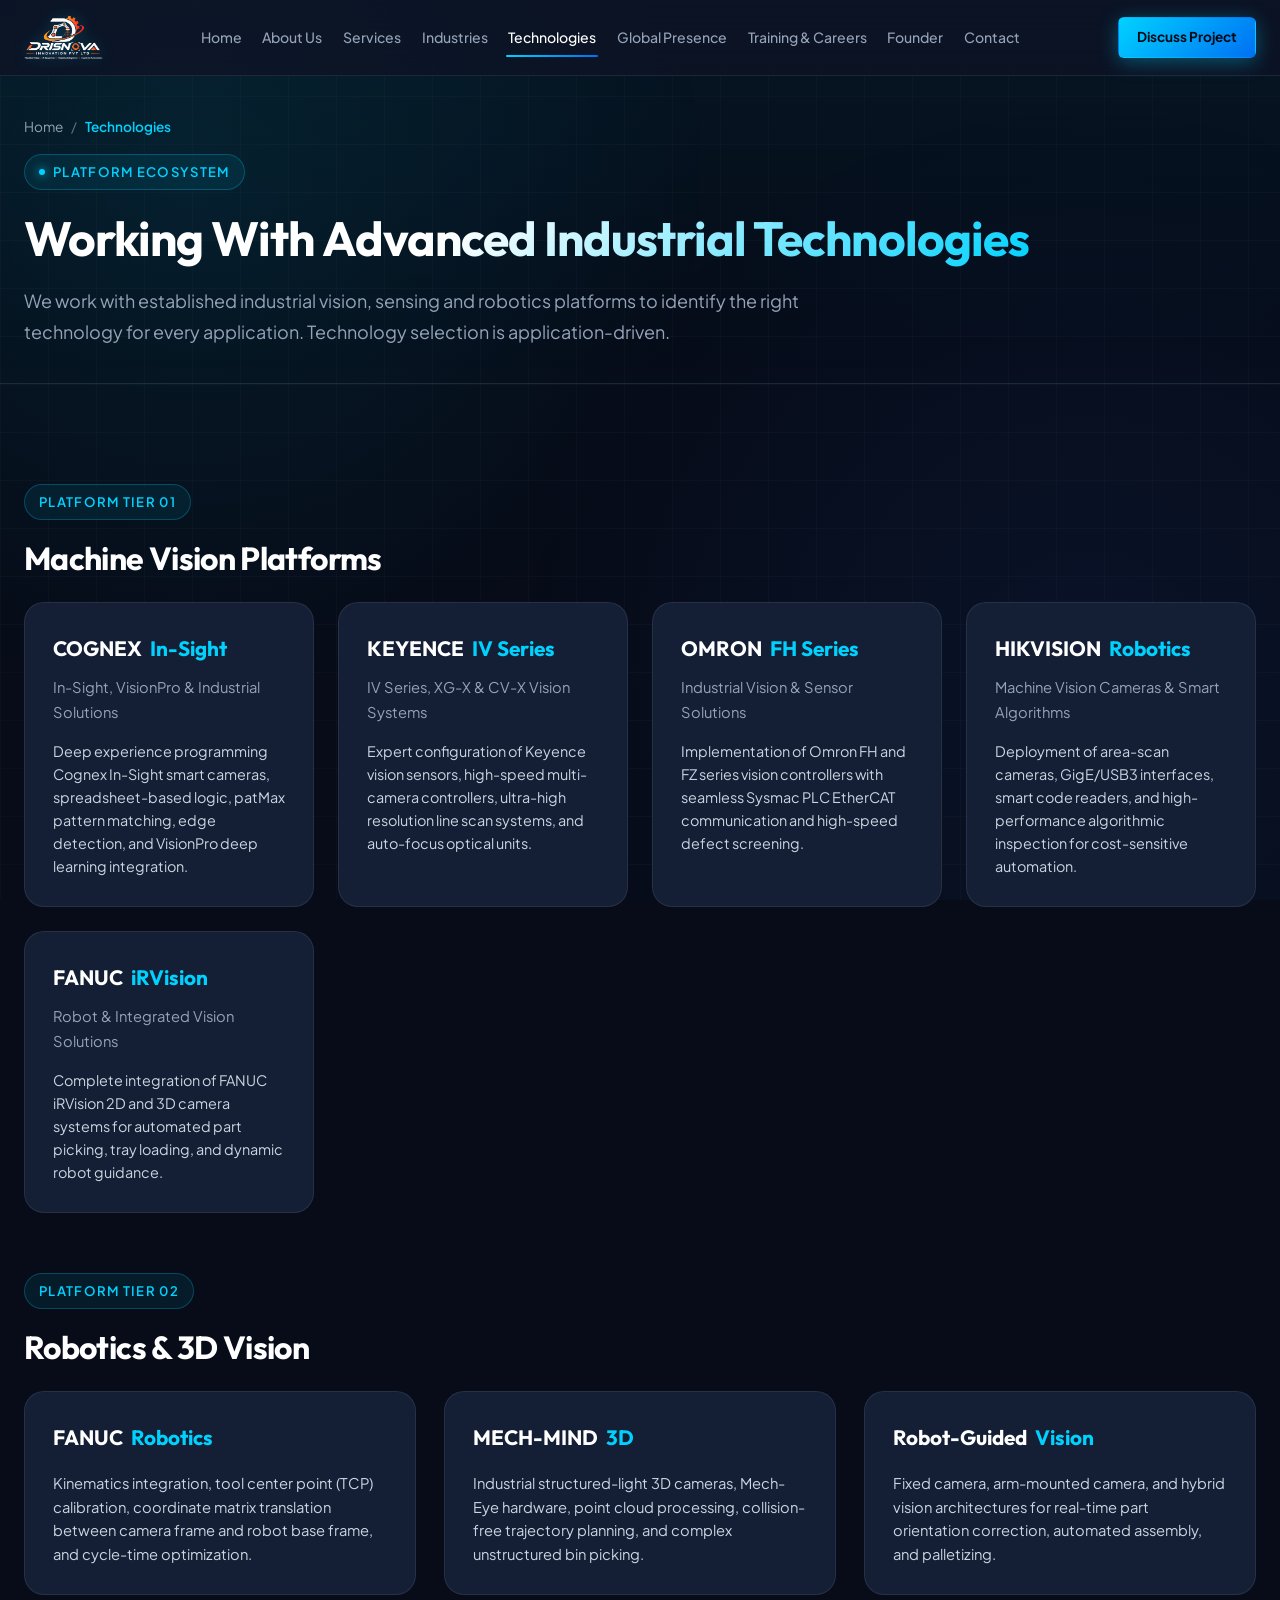
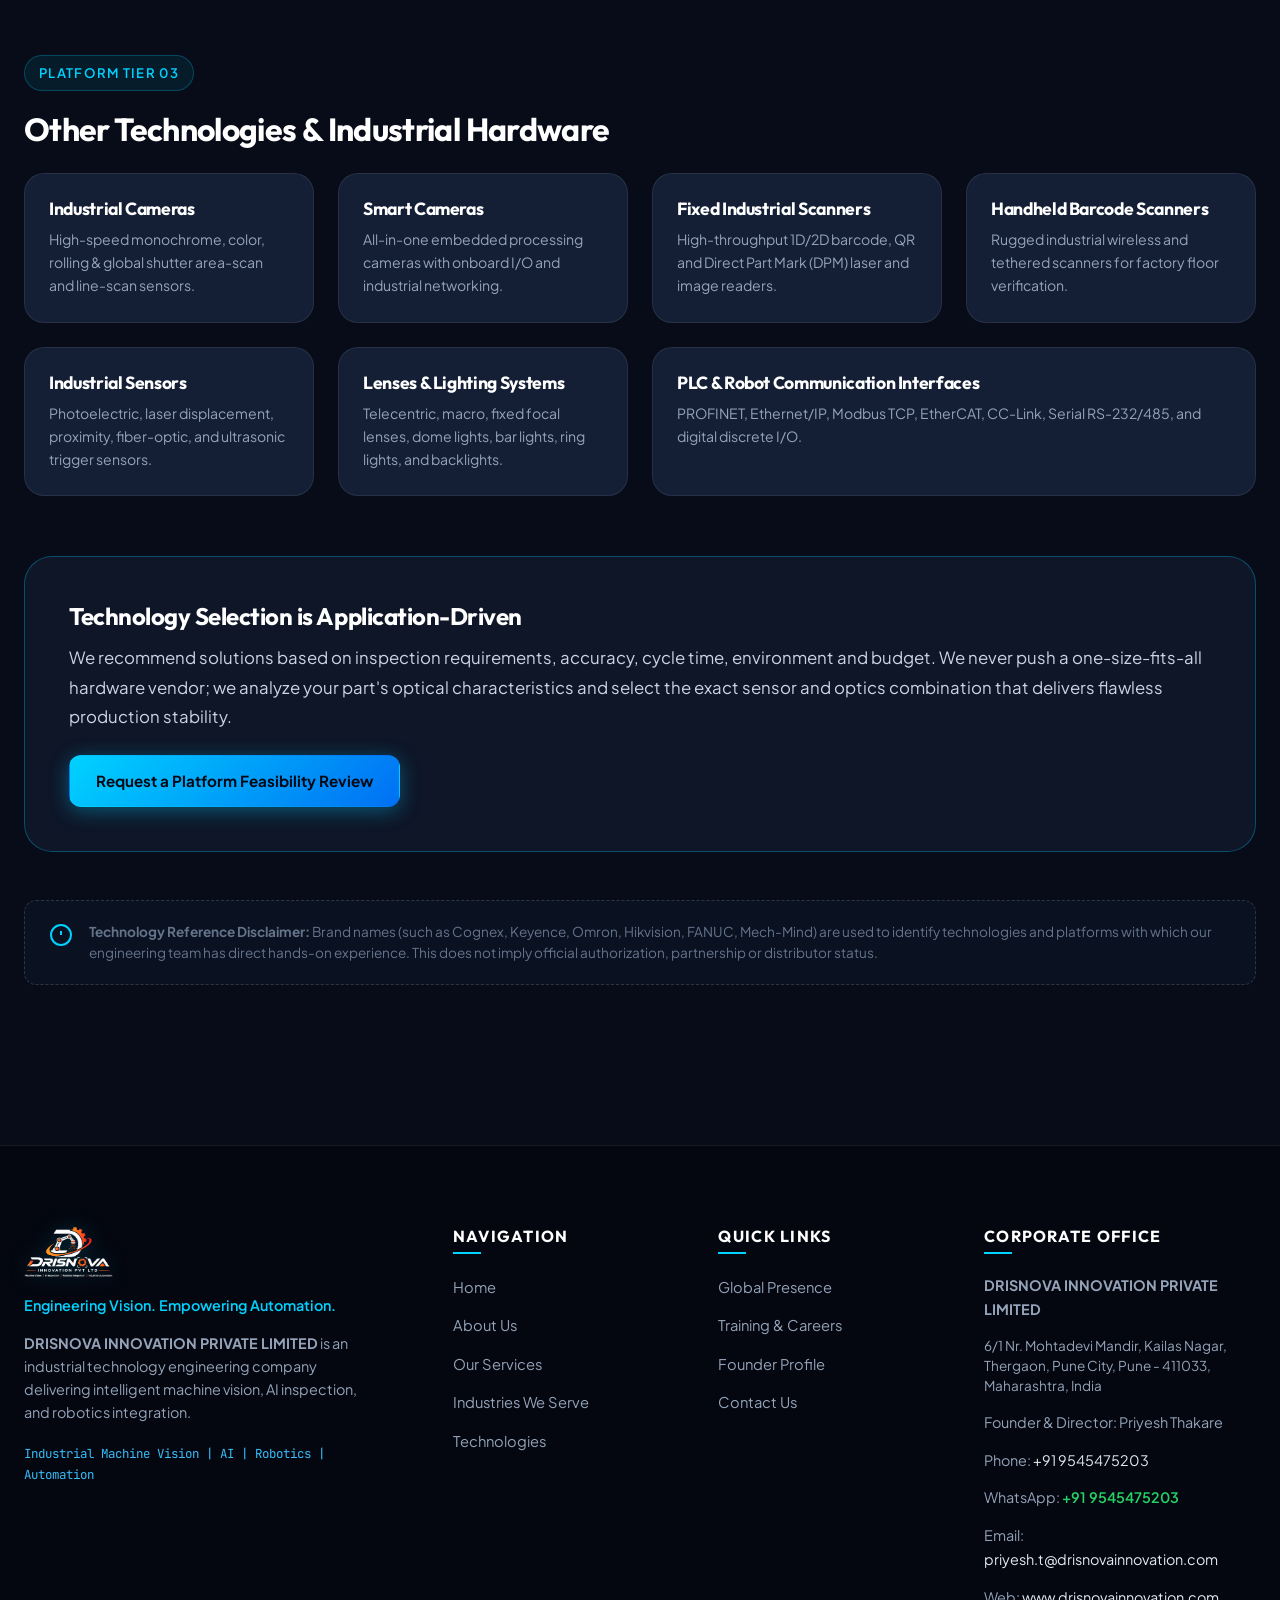
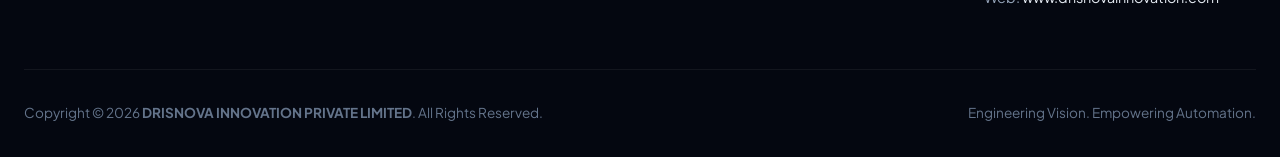
<file: technologies.html>
<!DOCTYPE html>
<html lang="en">
<head>
  <meta charset="UTF-8">
  <meta name="viewport" content="width=device-width, initial-scale=1.0">
  <title>Technologies & Platforms | DRISNOVA - Machine Vision & Robotics</title>
  <meta name="description" content="Explore DRISNOVA's technical expertise across Cognex, Keyence, Omron, Hikvision, FANUC, Mech-Mind 3D, and industrial optical sensors.">
  <link rel="stylesheet" href="css/style.css">
  <link rel="icon" type="image/svg+xml" href="data:image/svg+xml,<svg xmlns='http://www.w3.org/2000/svg' viewBox='0 0 24 24' fill='%2300d2ff'><circle cx='12' cy='12' r='4'/><path d='M12 2v3m0 14v3M2 12h3m14 0h3'/></svg>">
</head>
<body>

  <!-- ==================== SITE HEADER ==================== -->
  <header class="site-header">
    <div class="container nav-container">
            <a href="index.html" class="brand-logo" aria-label="DRISNOVA Homepage">
        <img src="assets/images/drisnova-logo.png" alt="DRISNOVA INNOVATION PRIVATE LIMITED" class="brand-logo-img">
      </a>

      <nav class="nav-links" id="navLinks">
        <a href="index.html" class="nav-link">Home</a>
        <a href="about.html" class="nav-link">About Us</a>
        <a href="services.html" class="nav-link">Services</a>
        <a href="industries.html" class="nav-link">Industries</a>
        <a href="technologies.html" class="nav-link active">Technologies</a>
        <a href="global-presence.html" class="nav-link">Global Presence</a>
        <a href="training-careers.html" class="nav-link">Training & Careers</a>
        <a href="founder.html" class="nav-link">Founder</a>
        <a href="contact.html" class="nav-link">Contact</a>
      </nav>

      <div class="nav-actions">
        <a href="contact.html" class="btn btn-primary btn-sm">Discuss Project</a>
        <button class="mobile-menu-toggle" aria-label="Toggle navigation menu">
          <svg width="24" height="24" viewBox="0 0 24 24" fill="none" stroke="currentColor" stroke-width="2">
            <line x1="3" y1="12" x2="21" y2="12"></line>
            <line x1="3" y1="6" x2="21" y2="6"></line>
            <line x1="3" y1="18" x2="21" y2="18"></line>
          </svg>
        </button>
      </div>
    </div>
  </header>

  <!-- ==================== PAGE BANNER ==================== -->
  <section class="page-hero">
    <div class="container">
      <div class="breadcrumbs">
        <a href="index.html">Home</a> <span>/</span> <span class="current">Technologies</span>
      </div>
      <div class="section-badge"><span class="dot"></span> Platform Ecosystem</div>
      <h1 class="section-title">Working With <span class="highlight">Advanced Industrial Technologies</span></h1>
      <p class="section-subtitle" style="max-width: 820px;">
        We work with established industrial vision, sensing and robotics platforms to identify the right technology for every application. Technology selection is application-driven.
      </p>
    </div>
  </section>

  <!-- ==================== TECHNOLOGIES CONTENT ==================== -->
  <section class="section-tight">
    <div class="container">

      <!-- Category 1: Machine Vision Platforms -->
      <div class="tech-category-section">
        <div class="section-badge">Platform Tier 01</div>
        <h2 style="font-size: 2rem; color: #fff; margin-bottom: 24px;">Machine Vision Platforms</h2>
        
        <div class="tech-cards-grid">
          <!-- Cognex -->
          <div class="tech-platform-card">
            <div class="tech-brand-badge">COGNEX <span class="brand-accent">In-Sight</span></div>
            <div class="tech-sub">In-Sight, VisionPro & Industrial Solutions</div>
            <p style="font-size: 0.9rem; color: #cbd5e1; line-height: 1.6;">
              Deep experience programming Cognex In-Sight smart cameras, spreadsheet-based logic, patMax pattern matching, edge detection, and VisionPro deep learning integration.
            </p>
          </div>

          <!-- Keyence -->
          <div class="tech-platform-card">
            <div class="tech-brand-badge">KEYENCE <span class="brand-accent">IV Series</span></div>
            <div class="tech-sub">IV Series, XG-X & CV-X Vision Systems</div>
            <p style="font-size: 0.9rem; color: #cbd5e1; line-height: 1.6;">
              Expert configuration of Keyence vision sensors, high-speed multi-camera controllers, ultra-high resolution line scan systems, and auto-focus optical units.
            </p>
          </div>

          <!-- Omron -->
          <div class="tech-platform-card">
            <div class="tech-brand-badge">OMRON <span class="brand-accent">FH Series</span></div>
            <div class="tech-sub">Industrial Vision & Sensor Solutions</div>
            <p style="font-size: 0.9rem; color: #cbd5e1; line-height: 1.6;">
              Implementation of Omron FH and FZ series vision controllers with seamless Sysmac PLC EtherCAT communication and high-speed defect screening.
            </p>
          </div>

          <!-- Hikvision -->
          <div class="tech-platform-card">
            <div class="tech-brand-badge">HIKVISION <span class="brand-accent">Robotics</span></div>
            <div class="tech-sub">Machine Vision Cameras & Smart Algorithms</div>
            <p style="font-size: 0.9rem; color: #cbd5e1; line-height: 1.6;">
              Deployment of area-scan cameras, GigE/USB3 interfaces, smart code readers, and high-performance algorithmic inspection for cost-sensitive automation.
            </p>
          </div>

          <!-- FANUC -->
          <div class="tech-platform-card">
            <div class="tech-brand-badge">FANUC <span class="brand-accent">iRVision</span></div>
            <div class="tech-sub">Robot & Integrated Vision Solutions</div>
            <p style="font-size: 0.9rem; color: #cbd5e1; line-height: 1.6;">
              Complete integration of FANUC iRVision 2D and 3D camera systems for automated part picking, tray loading, and dynamic robot guidance.
            </p>
          </div>
        </div>
      </div>

      <!-- Category 2: Robotics & 3D Vision -->
      <div class="tech-category-section" style="margin-top: 60px;">
        <div class="section-badge">Platform Tier 02</div>
        <h2 style="font-size: 2rem; color: #fff; margin-bottom: 24px;">Robotics & 3D Vision</h2>

        <div class="grid-3">
          <div class="tech-platform-card">
            <div class="tech-brand-badge">FANUC <span class="brand-accent">Robotics</span></div>
            <p style="font-size: 0.92rem; color: #cbd5e1; line-height: 1.6; margin-top: 8px;">
              Kinematics integration, tool center point (TCP) calibration, coordinate matrix translation between camera frame and robot base frame, and cycle-time optimization.
            </p>
          </div>

          <div class="tech-platform-card">
            <div class="tech-brand-badge">MECH-MIND <span class="brand-accent">3D</span></div>
            <p style="font-size: 0.92rem; color: #cbd5e1; line-height: 1.6; margin-top: 8px;">
              Industrial structured-light 3D cameras, Mech-Eye hardware, point cloud processing, collision-free trajectory planning, and complex unstructured bin picking.
            </p>
          </div>

          <div class="tech-platform-card">
            <div class="tech-brand-badge">Robot-Guided <span class="brand-accent">Vision</span></div>
            <p style="font-size: 0.92rem; color: #cbd5e1; line-height: 1.6; margin-top: 8px;">
              Fixed camera, arm-mounted camera, and hybrid vision architectures for real-time part orientation correction, automated assembly, and palletizing.
            </p>
          </div>
        </div>
      </div>

      <!-- Category 3: Industrial Sensors & Optics Hardware -->
      <div class="tech-category-section" style="margin-top: 60px;">
        <div class="section-badge">Platform Tier 03</div>
        <h2 style="font-size: 2rem; color: #fff; margin-bottom: 24px;">Other Technologies & Industrial Hardware</h2>

        <div class="grid-4">
          <div class="card" style="padding: 24px;">
            <h4 style="font-size: 1.1rem; color: #fff; margin-bottom: 8px;">Industrial Cameras</h4>
            <p style="font-size: 0.88rem; color: #94a3b8;">High-speed monochrome, color, rolling & global shutter area-scan and line-scan sensors.</p>
          </div>

          <div class="card" style="padding: 24px;">
            <h4 style="font-size: 1.1rem; color: #fff; margin-bottom: 8px;">Smart Cameras</h4>
            <p style="font-size: 0.88rem; color: #94a3b8;">All-in-one embedded processing cameras with onboard I/O and industrial networking.</p>
          </div>

          <div class="card" style="padding: 24px;">
            <h4 style="font-size: 1.1rem; color: #fff; margin-bottom: 8px;">Fixed Industrial Scanners</h4>
            <p style="font-size: 0.88rem; color: #94a3b8;">High-throughput 1D/2D barcode, QR and Direct Part Mark (DPM) laser and image readers.</p>
          </div>

          <div class="card" style="padding: 24px;">
            <h4 style="font-size: 1.1rem; color: #fff; margin-bottom: 8px;">Handheld Barcode Scanners</h4>
            <p style="font-size: 0.88rem; color: #94a3b8;">Rugged industrial wireless and tethered scanners for factory floor verification.</p>
          </div>

          <div class="card" style="padding: 24px;">
            <h4 style="font-size: 1.1rem; color: #fff; margin-bottom: 8px;">Industrial Sensors</h4>
            <p style="font-size: 0.88rem; color: #94a3b8;">Photoelectric, laser displacement, proximity, fiber-optic, and ultrasonic trigger sensors.</p>
          </div>

          <div class="card" style="padding: 24px;">
            <h4 style="font-size: 1.1rem; color: #fff; margin-bottom: 8px;">Lenses & Lighting Systems</h4>
            <p style="font-size: 0.88rem; color: #94a3b8;">Telecentric, macro, fixed focal lenses, dome lights, bar lights, ring lights, and backlights.</p>
          </div>

          <div class="card" style="padding: 24px; grid-column: span 2;">
            <h4 style="font-size: 1.1rem; color: #fff; margin-bottom: 8px;">PLC & Robot Communication Interfaces</h4>
            <p style="font-size: 0.88rem; color: #94a3b8;">PROFINET, Ethernet/IP, Modbus TCP, EtherCAT, CC-Link, Serial RS-232/485, and digital discrete I/O.</p>
          </div>
        </div>
      </div>

      <!-- Application-Driven Selection Philosophy -->
      <div style="background: var(--bg-surface); border: 1px solid var(--border-glow); border-radius: var(--radius-xl); padding: 44px; margin-top: 60px;">
        <h3 style="font-size: 1.5rem; color: #fff; margin-bottom: 12px;">
          Technology Selection is Application-Driven
        </h3>
        <p style="font-size: 1.05rem; color: #cbd5e1; line-height: 1.75; margin-bottom: 24px;">
          We recommend solutions based on inspection requirements, accuracy, cycle time, environment and budget. We never push a one-size-fits-all hardware vendor; we analyze your part's optical characteristics and select the exact sensor and optics combination that delivers flawless production stability.
        </p>
        <a href="contact.html" class="btn btn-primary">Request a Platform Feasibility Review</a>
      </div>

      <!-- Official Disclaimer -->
      <div class="disclaimer-banner">
        <svg width="24" height="24" viewBox="0 0 24 24" fill="none" stroke="currentColor" stroke-width="2" style="color: var(--accent-cyan); flex-shrink: 0; margin-top: 2px;">
          <circle cx="12" cy="12" r="10"/>
          <line x1="12" y1="8" x2="12" y2="12"/>
          <line x1="12" y1="16" x2="12.01" y2="16"/>
        </svg>
        <p>
          <strong>Technology Reference Disclaimer:</strong> Brand names (such as Cognex, Keyence, Omron, Hikvision, FANUC, Mech-Mind) are used to identify technologies and platforms with which our engineering team has direct hands-on experience. This does not imply official authorization, partnership or distributor status.
        </p>
      </div>

    </div>
  </section>

  <!-- ==================== SITE FOOTER ==================== -->
  <footer class="site-footer">
    <div class="container">
      <div class="footer-main-grid">
        <div class="footer-brand-summary">
          <img src="assets/images/drisnova-logo.png" alt="DRISNOVA INNOVATION PRIVATE LIMITED" style="height: 52px; width: auto; margin-bottom: 16px; filter: drop-shadow(0 2px 10px rgba(0, 210, 255, 0.25));">
          <div class="footer-brand-tagline">Engineering Vision. Empowering Automation.</div>
          <p style="font-size: 0.9rem; line-height: 1.6; margin-bottom: 20px;">
            <strong>DRISNOVA INNOVATION PRIVATE LIMITED</strong> is an industrial technology engineering company delivering intelligent machine vision, AI inspection, and robotics integration.
          </p>
          <div style="font-family: var(--font-mono); font-size: 0.78rem; color: #38bdf8;">
            Industrial Machine Vision | AI | Robotics | Automation
          </div>
        </div>

        <div>
          <h4 class="footer-col-title">Navigation</h4>
          <ul class="footer-links-list">
            <li><a href="index.html" class="footer-link">Home</a></li>
            <li><a href="about.html" class="footer-link">About Us</a></li>
            <li><a href="services.html" class="footer-link">Our Services</a></li>
            <li><a href="industries.html" class="footer-link">Industries We Serve</a></li>
            <li><a href="technologies.html" class="footer-link">Technologies</a></li>
          </ul>
        </div>

        <div>
          <h4 class="footer-col-title">Quick Links</h4>
          <ul class="footer-links-list">
            <li><a href="global-presence.html" class="footer-link">Global Presence</a></li>
            <li><a href="training-careers.html" class="footer-link">Training & Careers</a></li>
            <li><a href="founder.html" class="footer-link">Founder Profile</a></li>
            <li><a href="contact.html" class="footer-link">Contact Us</a></li>
          </ul>
        </div>

        <div>
          <h4 class="footer-col-title">Corporate Office</h4>
          <div class="footer-contact-items">
            <p><strong>DRISNOVA INNOVATION PRIVATE LIMITED</strong></p>
            <p style="font-size: 0.85rem; line-height: 1.5; color: #94a3b8;">
              6/1 Nr. Mohtadevi Mandir, Kailas Nagar, Thergaon, Pune City, Pune - 411033, Maharashtra, India
            </p>
            <p>Founder & Director: Priyesh Thakare</p>
            <p>Phone: <a href="tel:+919545475203">+91 9545475203</a></p>
            <p>WhatsApp: <a href="https://wa.me/919545475203?text=Hello%20DRISNOVA%20Team%2C%20I%20would%20like%20to%20discuss%20a%20project." target="_blank" rel="noopener" style="color: #25D366; font-weight: 600;">+91 9545475203</a></p>
            <p>Email: <a href="mailto:priyesh.t@drisnovainnovation.com">priyesh.t@drisnovainnovation.com</a></p>
            <p>Web: <a href="http://www.drisnovainnovation.com" target="_blank" rel="noopener">www.drisnovainnovation.com</a></p>
          </div>
        </div>
      </div>

      <div class="footer-bottom">
        <div>
          Copyright &copy; 2026 <strong>DRISNOVA INNOVATION PRIVATE LIMITED</strong>. All Rights Reserved.
        </div>
        <div>
          Engineering Vision. Empowering Automation.
        </div>
      </div>
    </div>
  </footer>

  <script src="js/main.js"></script>
</body>
</html>
</file>
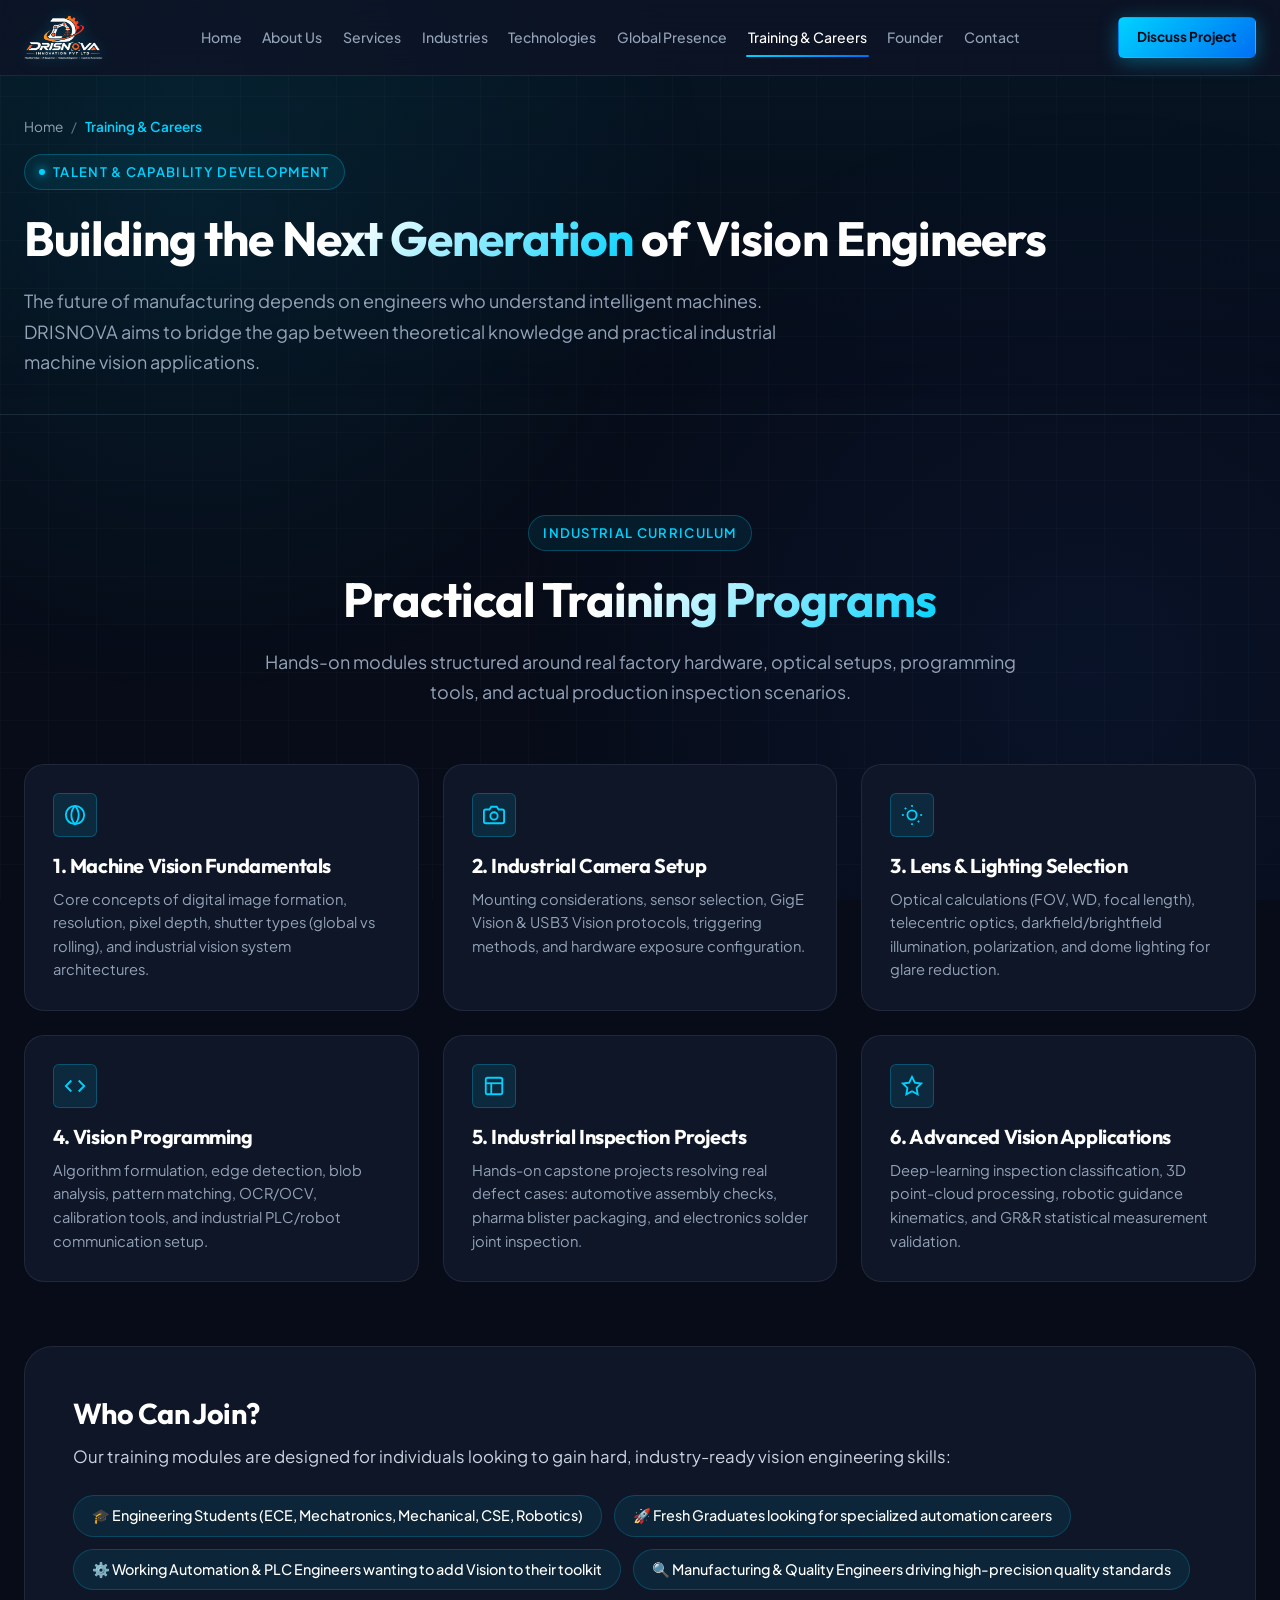
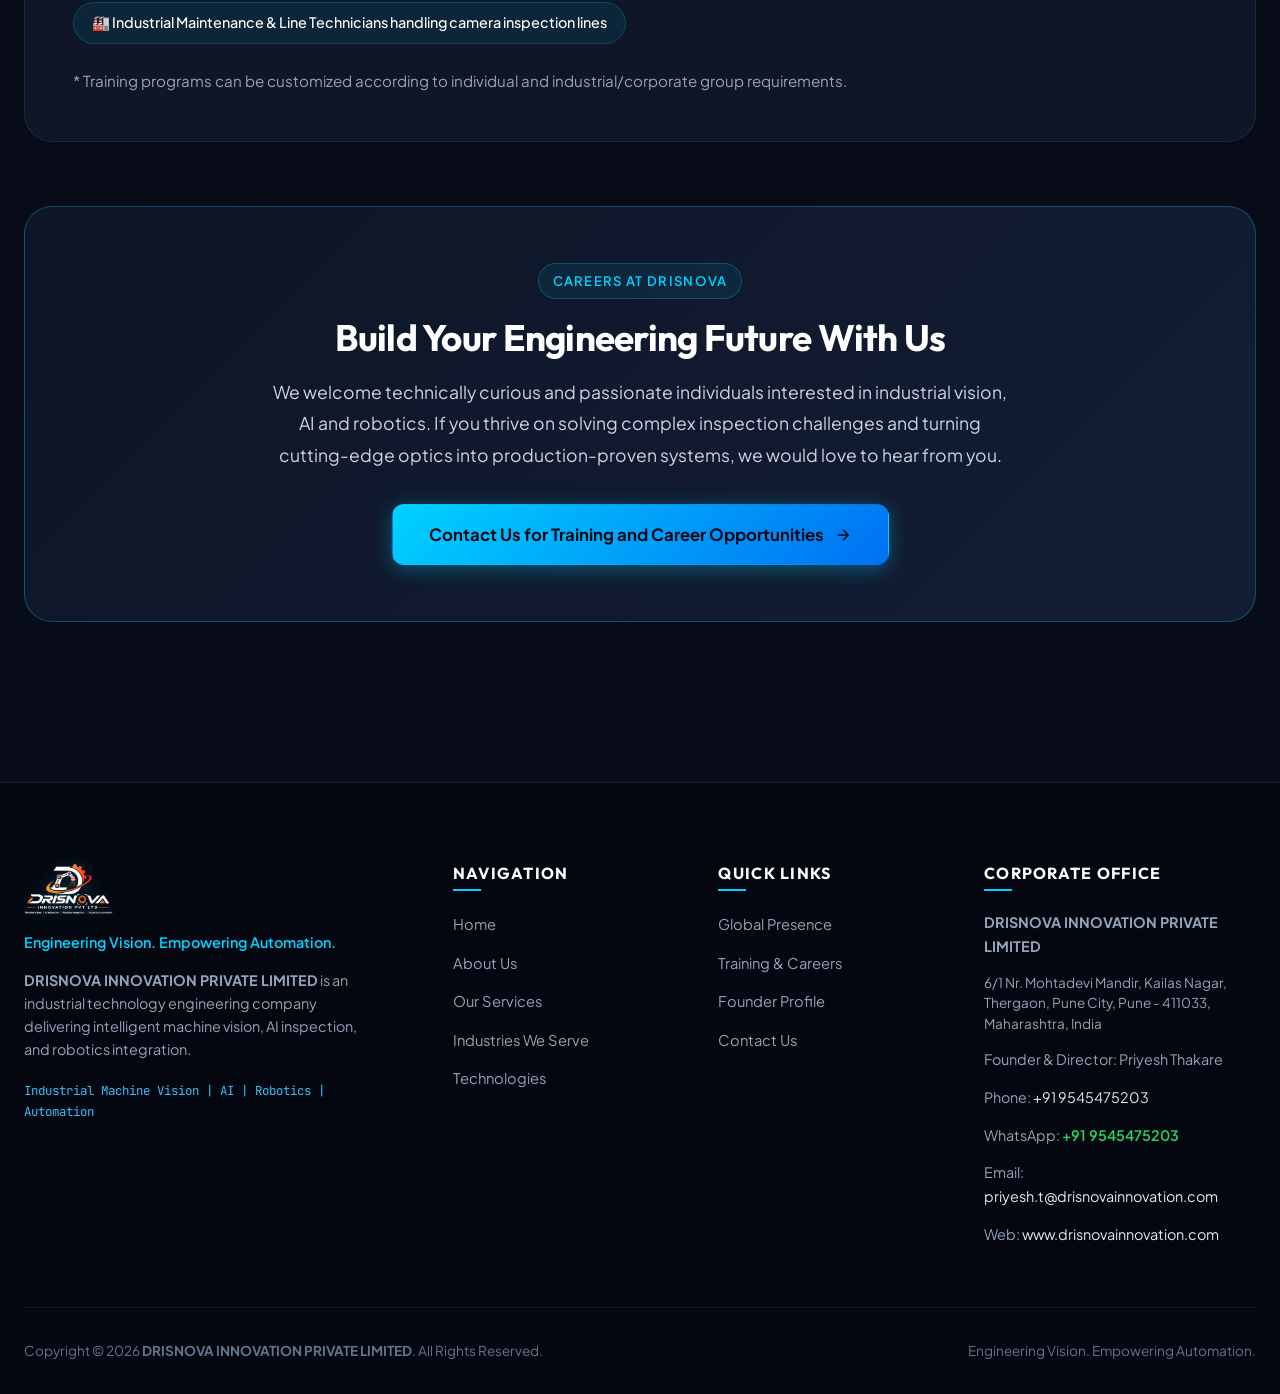
<file: training-careers.html>
<!DOCTYPE html>
<html lang="en">
<head>
  <meta charset="UTF-8">
  <meta name="viewport" content="width=device-width, initial-scale=1.0">
  <title>Training & Careers | DRISNOVA - Machine Vision & AI Engineering</title>
  <meta name="description" content="Build your future in industrial machine vision and robotics. Explore DRISNOVA's practical vision training programs and career opportunities.">
  <link rel="stylesheet" href="css/style.css">
  <link rel="icon" type="image/svg+xml" href="data:image/svg+xml,<svg xmlns='http://www.w3.org/2000/svg' viewBox='0 0 24 24' fill='%2300d2ff'><circle cx='12' cy='12' r='4'/><path d='M12 2v3m0 14v3M2 12h3m14 0h3'/></svg>">
</head>
<body>

  <!-- ==================== SITE HEADER ==================== -->
  <header class="site-header">
    <div class="container nav-container">
            <a href="index.html" class="brand-logo" aria-label="DRISNOVA Homepage">
        <img src="assets/images/drisnova-logo.png" alt="DRISNOVA INNOVATION PRIVATE LIMITED" class="brand-logo-img">
      </a>

      <nav class="nav-links" id="navLinks">
        <a href="index.html" class="nav-link">Home</a>
        <a href="about.html" class="nav-link">About Us</a>
        <a href="services.html" class="nav-link">Services</a>
        <a href="industries.html" class="nav-link">Industries</a>
        <a href="technologies.html" class="nav-link">Technologies</a>
        <a href="global-presence.html" class="nav-link">Global Presence</a>
        <a href="training-careers.html" class="nav-link active">Training & Careers</a>
        <a href="founder.html" class="nav-link">Founder</a>
        <a href="contact.html" class="nav-link">Contact</a>
      </nav>

      <div class="nav-actions">
        <a href="contact.html" class="btn btn-primary btn-sm">Discuss Project</a>
        <button class="mobile-menu-toggle" aria-label="Toggle navigation menu">
          <svg width="24" height="24" viewBox="0 0 24 24" fill="none" stroke="currentColor" stroke-width="2">
            <line x1="3" y1="12" x2="21" y2="12"></line>
            <line x1="3" y1="6" x2="21" y2="6"></line>
            <line x1="3" y1="18" x2="21" y2="18"></line>
          </svg>
        </button>
      </div>
    </div>
  </header>

  <!-- ==================== PAGE BANNER ==================== -->
  <section class="page-hero">
    <div class="container">
      <div class="breadcrumbs">
        <a href="index.html">Home</a> <span>/</span> <span class="current">Training & Careers</span>
      </div>
      <div class="section-badge"><span class="dot"></span> Talent & Capability Development</div>
      <h1 class="section-title">Building the <span class="highlight">Next Generation</span> of Vision Engineers</h1>
      <p class="section-subtitle" style="max-width: 820px;">
        The future of manufacturing depends on engineers who understand intelligent machines. DRISNOVA aims to bridge the gap between theoretical knowledge and practical industrial machine vision applications.
      </p>
    </div>
  </section>

  <!-- ==================== TRAINING PROGRAMS ==================== -->
  <section class="section-tight">
    <div class="container">
      
      <!-- Training Curriculum -->
      <div style="margin-bottom: 64px;">
        <div class="section-header text-center">
          <div class="section-badge">Industrial Curriculum</div>
          <h2 class="section-title">Practical <span class="highlight">Training Programs</span></h2>
          <p class="section-subtitle">
            Hands-on modules structured around real factory hardware, optical setups, programming tools, and actual production inspection scenarios.
          </p>
        </div>

        <div class="training-syllabus-grid">
          <div class="syllabus-card">
            <div class="why-icon" style="margin-bottom: 16px;">
              <svg width="22" height="22" viewBox="0 0 24 24" fill="none" stroke="currentColor" stroke-width="2"><circle cx="12" cy="12" r="10"/><path d="M12 2a14.5 14.5 0 0 0 0 20 14.5 14.5 0 0 0 0-20"/></svg>
            </div>
            <h3 style="font-size: 1.25rem; color: #fff; margin-bottom: 10px;">1. Machine Vision Fundamentals</h3>
            <p style="font-size: 0.92rem; color: #94a3b8; line-height: 1.6;">
              Core concepts of digital image formation, resolution, pixel depth, shutter types (global vs rolling), and industrial vision system architectures.
            </p>
          </div>

          <div class="syllabus-card">
            <div class="why-icon" style="margin-bottom: 16px;">
              <svg width="22" height="22" viewBox="0 0 24 24" fill="none" stroke="currentColor" stroke-width="2"><path d="M23 19a2 2 0 0 1-2 2H3a2 2 0 0 1-2-2V8a2 2 0 0 1 2-2h4l2-3h6l2 3h4a2 2 0 0 1 2 2z"/><circle cx="12" cy="13" r="4"/></svg>
            </div>
            <h3 style="font-size: 1.25rem; color: #fff; margin-bottom: 10px;">2. Industrial Camera Setup</h3>
            <p style="font-size: 0.92rem; color: #94a3b8; line-height: 1.6;">
              Mounting considerations, sensor selection, GigE Vision & USB3 Vision protocols, triggering methods, and hardware exposure configuration.
            </p>
          </div>

          <div class="syllabus-card">
            <div class="why-icon" style="margin-bottom: 16px;">
              <svg width="22" height="22" viewBox="0 0 24 24" fill="none" stroke="currentColor" stroke-width="2"><circle cx="12" cy="12" r="5"/><line x1="12" y1="1" x2="12" y2="3"/><line x1="12" y1="21" x2="12" y2="23"/><line x1="4.22" y1="4.22" x2="5.64" y2="5.64"/><line x1="18.36" y1="18.36" x2="19.78" y2="19.78"/><line x1="1" y1="12" x2="3" y2="12"/><line x1="21" y1="12" x2="23" y2="12"/></svg>
            </div>
            <h3 style="font-size: 1.25rem; color: #fff; margin-bottom: 10px;">3. Lens & Lighting Selection</h3>
            <p style="font-size: 0.92rem; color: #94a3b8; line-height: 1.6;">
              Optical calculations (FOV, WD, focal length), telecentric optics, darkfield/brightfield illumination, polarization, and dome lighting for glare reduction.
            </p>
          </div>

          <div class="syllabus-card">
            <div class="why-icon" style="margin-bottom: 16px;">
              <svg width="22" height="22" viewBox="0 0 24 24" fill="none" stroke="currentColor" stroke-width="2"><polyline points="16 18 22 12 16 6"/><polyline points="8 6 2 12 8 18"/></svg>
            </div>
            <h3 style="font-size: 1.25rem; color: #fff; margin-bottom: 10px;">4. Vision Programming</h3>
            <p style="font-size: 0.92rem; color: #94a3b8; line-height: 1.6;">
              Algorithm formulation, edge detection, blob analysis, pattern matching, OCR/OCV, calibration tools, and industrial PLC/robot communication setup.
            </p>
          </div>

          <div class="syllabus-card">
            <div class="why-icon" style="margin-bottom: 16px;">
              <svg width="22" height="22" viewBox="0 0 24 24" fill="none" stroke="currentColor" stroke-width="2"><rect x="3" y="3" width="18" height="18" rx="2" ry="2"/><line x1="3" y1="9" x2="21" y2="9"/><line x1="9" y1="21" x2="9" y2="9"/></svg>
            </div>
            <h3 style="font-size: 1.25rem; color: #fff; margin-bottom: 10px;">5. Industrial Inspection Projects</h3>
            <p style="font-size: 0.92rem; color: #94a3b8; line-height: 1.6;">
              Hands-on capstone projects resolving real defect cases: automotive assembly checks, pharma blister packaging, and electronics solder joint inspection.
            </p>
          </div>

          <div class="syllabus-card">
            <div class="why-icon" style="margin-bottom: 16px;">
              <svg width="22" height="22" viewBox="0 0 24 24" fill="none" stroke="currentColor" stroke-width="2"><polygon points="12 2 15.09 8.26 22 9.27 17 14.14 18.18 21.02 12 17.77 5.82 21.02 7 14.14 2 9.27 8.91 8.26 12 2"/></svg>
            </div>
            <h3 style="font-size: 1.25rem; color: #fff; margin-bottom: 10px;">6. Advanced Vision Applications</h3>
            <p style="font-size: 0.92rem; color: #94a3b8; line-height: 1.6;">
              Deep-learning inspection classification, 3D point-cloud processing, robotic guidance kinematics, and GR&R statistical measurement validation.
            </p>
          </div>
        </div>
      </div>

      <!-- Who Can Join -->
      <div style="background: var(--bg-surface); border: 1px solid var(--border-subtle); border-radius: var(--radius-xl); padding: 48px; margin-bottom: 64px;">
        <h3 style="font-size: 1.8rem; color: #fff; margin-bottom: 12px;">Who Can Join?</h3>
        <p style="font-size: 1.05rem; color: #cbd5e1; margin-bottom: 24px;">
          Our training modules are designed for individuals looking to gain hard, industry-ready vision engineering skills:
        </p>

        <div class="audience-pills-wrap">
          <div class="audience-pill">🎓 Engineering Students (ECE, Mechatronics, Mechanical, CSE, Robotics)</div>
          <div class="audience-pill">🚀 Fresh Graduates looking for specialized automation careers</div>
          <div class="audience-pill">⚙️ Working Automation & PLC Engineers wanting to add Vision to their toolkit</div>
          <div class="audience-pill">🔍 Manufacturing & Quality Engineers driving high-precision quality standards</div>
          <div class="audience-pill">🏭 Industrial Maintenance & Line Technicians handling camera inspection lines</div>
        </div>

        <p style="font-size: 0.95rem; color: var(--text-muted); margin-top: 24px;">
          * Training programs can be customized according to individual and industrial/corporate group requirements.
        </p>
      </div>

      <!-- Careers Section -->
      <div style="background: linear-gradient(135deg, rgba(14, 22, 40, 0.95), rgba(20, 31, 54, 0.95)); border: 1px solid var(--border-glow); border-radius: var(--radius-xl); padding: 56px; text-align: center;">
        <div class="section-badge" style="margin-bottom: 16px;">Careers at DRISNOVA</div>
        <h2 style="font-size: 2.3rem; color: #fff; margin-bottom: 16px;">Build Your Engineering Future With Us</h2>
        <p style="font-size: 1.1rem; color: #cbd5e1; max-width: 740px; margin: 0 auto 32px auto; line-height: 1.8;">
          We welcome technically curious and passionate individuals interested in industrial vision, AI and robotics. If you thrive on solving complex inspection challenges and turning cutting-edge optics into production-proven systems, we would love to hear from you.
        </p>
        <a href="contact.html" class="btn btn-primary btn-lg">
          Contact Us for Training and Career Opportunities
          <svg width="18" height="18" viewBox="0 0 24 24" fill="none" stroke="currentColor" stroke-width="2"><path d="M5 12h14M12 5l7 7-7 7"/></svg>
        </a>
      </div>

    </div>
  </section>

  <!-- ==================== SITE FOOTER ==================== -->
  <footer class="site-footer">
    <div class="container">
      <div class="footer-main-grid">
        <div class="footer-brand-summary">
          <img src="assets/images/drisnova-logo.png" alt="DRISNOVA INNOVATION PRIVATE LIMITED" style="height: 52px; width: auto; margin-bottom: 16px; filter: drop-shadow(0 2px 10px rgba(0, 210, 255, 0.25));">
          <div class="footer-brand-tagline">Engineering Vision. Empowering Automation.</div>
          <p style="font-size: 0.9rem; line-height: 1.6; margin-bottom: 20px;">
            <strong>DRISNOVA INNOVATION PRIVATE LIMITED</strong> is an industrial technology engineering company delivering intelligent machine vision, AI inspection, and robotics integration.
          </p>
          <div style="font-family: var(--font-mono); font-size: 0.78rem; color: #38bdf8;">
            Industrial Machine Vision | AI | Robotics | Automation
          </div>
        </div>

        <div>
          <h4 class="footer-col-title">Navigation</h4>
          <ul class="footer-links-list">
            <li><a href="index.html" class="footer-link">Home</a></li>
            <li><a href="about.html" class="footer-link">About Us</a></li>
            <li><a href="services.html" class="footer-link">Our Services</a></li>
            <li><a href="industries.html" class="footer-link">Industries We Serve</a></li>
            <li><a href="technologies.html" class="footer-link">Technologies</a></li>
          </ul>
        </div>

        <div>
          <h4 class="footer-col-title">Quick Links</h4>
          <ul class="footer-links-list">
            <li><a href="global-presence.html" class="footer-link">Global Presence</a></li>
            <li><a href="training-careers.html" class="footer-link">Training & Careers</a></li>
            <li><a href="founder.html" class="footer-link">Founder Profile</a></li>
            <li><a href="contact.html" class="footer-link">Contact Us</a></li>
          </ul>
        </div>

        <div>
          <h4 class="footer-col-title">Corporate Office</h4>
          <div class="footer-contact-items">
            <p><strong>DRISNOVA INNOVATION PRIVATE LIMITED</strong></p>
            <p style="font-size: 0.85rem; line-height: 1.5; color: #94a3b8;">
              6/1 Nr. Mohtadevi Mandir, Kailas Nagar, Thergaon, Pune City, Pune - 411033, Maharashtra, India
            </p>
            <p>Founder & Director: Priyesh Thakare</p>
            <p>Phone: <a href="tel:+919545475203">+91 9545475203</a></p>
            <p>WhatsApp: <a href="https://wa.me/919545475203?text=Hello%20DRISNOVA%20Team%2C%20I%20would%20like%20to%20discuss%20a%20project." target="_blank" rel="noopener" style="color: #25D366; font-weight: 600;">+91 9545475203</a></p>
            <p>Email: <a href="mailto:priyesh.t@drisnovainnovation.com">priyesh.t@drisnovainnovation.com</a></p>
            <p>Web: <a href="http://www.drisnovainnovation.com" target="_blank" rel="noopener">www.drisnovainnovation.com</a></p>
          </div>
        </div>
      </div>

      <div class="footer-bottom">
        <div>
          Copyright &copy; 2026 <strong>DRISNOVA INNOVATION PRIVATE LIMITED</strong>. All Rights Reserved.
        </div>
        <div>
          Engineering Vision. Empowering Automation.
        </div>
      </div>
    </div>
  </footer>

  <script src="js/main.js"></script>
</body>
</html>
</file>
<file: css/style.css>
/* ===================================================================
   DRISNOVA INNOVATION PVT LTD - OFFICIAL DESIGN SYSTEM & STYLESHEET
   Tagline: Engineering Vision. Empowering Automation.
   =================================================================== */

@import url('https://fonts.googleapis.com/css2?family=Outfit:wght@400;500;600;700;800&family=Plus+Jakarta+Sans:wght@300;400;500;600;700&family=JetBrains+Mono:wght@400;500;600&display=swap');

:root {
  /* Color Palette */
  --bg-dark: #070c18;
  --bg-surface: #0e1628;
  --bg-card: #141f36;
  --bg-card-hover: #1c2b4a;
  --bg-glass: rgba(14, 22, 40, 0.75);
  
  --primary: #0070f3;
  --primary-light: #38bdf8;
  --accent-cyan: #00d2ff;
  --accent-blue: #2563eb;
  --accent-purple: #7928ca;
  --accent-glow: rgba(0, 210, 255, 0.35);

  --text-main: #f8fafc;
  --text-muted: #94a3b8;
  --text-dim: #64748b;
  --text-highlight: #38bdf8;

  --border-subtle: rgba(255, 255, 255, 0.08);
  --border-glow: rgba(0, 210, 255, 0.3);
  
  --success: #10b981;
  --success-glow: rgba(16, 185, 129, 0.2);
  --warning: #f59e0b;
  --danger: #ef4444;

  /* Typography */
  --font-heading: 'Outfit', -apple-system, BlinkMacSystemFont, sans-serif;
  --font-body: 'Plus Jakarta Sans', -apple-system, BlinkMacSystemFont, sans-serif;
  --font-mono: 'JetBrains Mono', monospace;

  /* Layout */
  --container-max: 1360px;
  --header-height: 76px;
  --radius-sm: 6px;
  --radius-md: 12px;
  --radius-lg: 20px;
  --radius-xl: 28px;
  
  /* Transitions */
  --transition-fast: 0.18s ease;
  --transition-normal: 0.28s cubic-bezier(0.16, 1, 0.3, 1);
  --transition-slow: 0.5s cubic-bezier(0.16, 1, 0.3, 1);
}

/* Base & Reset */
*, *::before, *::after {
  box-sizing: border-box;
  margin: 0;
  padding: 0;
}

html {
  scroll-behavior: smooth;
  font-size: 16px;
  -webkit-text-size-adjust: 100%;
  overflow-x: hidden;
  max-width: 100%;
  width: 100%;
}

body {
  background-color: var(--bg-dark);
  color: var(--text-main);
  font-family: var(--font-body);
  line-height: 1.65;
  overflow-x: hidden;
  position: relative;
  min-height: 100vh;
  max-width: 100%;
  width: 100%;
}

/* Background Grid & Ambient Lighting */
body::before {
  content: '';
  position: fixed;
  inset: 0;
  background-image: 
    radial-gradient(circle at 15% 20%, rgba(0, 210, 255, 0.08) 0%, transparent 40%),
    radial-gradient(circle at 85% 75%, rgba(37, 99, 235, 0.08) 0%, transparent 45%),
    linear-gradient(rgba(255, 255, 255, 0.02) 1px, transparent 1px),
    linear-gradient(90deg, rgba(255, 255, 255, 0.02) 1px, transparent 1px);
  background-size: 100% 100%, 100% 100%, 48px 48px, 48px 48px;
  pointer-events: none;
  z-index: -1;
}

/* Typography Helpers */
h1, h2, h3, h4, h5, h6 {
  font-family: var(--font-heading);
  font-weight: 700;
  color: #fff;
  line-height: 1.25;
  letter-spacing: -0.02em;
}

p {
  color: var(--text-muted);
}

a {
  color: inherit;
  text-decoration: none;
  transition: color var(--transition-fast);
}

img, svg {
  vertical-align: middle;
  max-width: 100%;
}

ul {
  list-style: none;
}

/* Layout Utilities */
.container {
  width: 100%;
  max-width: var(--container-max);
  margin-left: auto;
  margin-right: auto;
  padding-left: 24px;
  padding-right: 24px;
}

.section {
  padding: 96px 0;
  position: relative;
}

.section-tight {
  padding: 60px 0;
}

.text-center { text-align: center; }
.text-left { text-align: left; }
.text-right { text-align: right; }

/* Section Header */
.section-header {
  margin-bottom: 56px;
}

.section-header.text-center {
  max-width: 760px;
  margin-left: auto;
  margin-right: auto;
}

.section-badge {
  display: inline-flex;
  align-items: center;
  gap: 8px;
  font-size: 0.82rem;
  font-weight: 600;
  text-transform: uppercase;
  letter-spacing: 0.1em;
  color: var(--accent-cyan);
  background: rgba(0, 210, 255, 0.08);
  border: 1px solid rgba(0, 210, 255, 0.25);
  padding: 6px 14px;
  border-radius: 999px;
  margin-bottom: 18px;
  backdrop-filter: blur(8px);
}

.section-badge .dot {
  width: 6px;
  height: 6px;
  border-radius: 50%;
  background: var(--accent-cyan);
  box-shadow: 0 0 10px var(--accent-cyan);
  animation: pulse-dot 2s infinite;
}

@keyframes pulse-dot {
  0%, 100% { opacity: 1; transform: scale(1); }
  50% { opacity: 0.4; transform: scale(0.85); }
}

.section-title {
  font-size: clamp(2rem, 3.8vw, 3rem);
  margin-bottom: 18px;
  color: #fff;
}

.section-title span.highlight {
  background: linear-gradient(135deg, #fff 20%, var(--accent-cyan) 100%);
  -webkit-background-clip: text;
  -webkit-text-fill-color: transparent;
}

.section-subtitle {
  font-size: 1.125rem;
  color: var(--text-muted);
  line-height: 1.7;
}

/* Grids */
.grid-2 {
  display: grid;
  grid-template-columns: repeat(2, 1fr);
  gap: 32px;
}

.grid-3 {
  display: grid;
  grid-template-columns: repeat(3, 1fr);
  gap: 28px;
}

.grid-4 {
  display: grid;
  grid-template-columns: repeat(4, 1fr);
  gap: 24px;
}

/* ===================================================================
   HEADER & NAVIGATION
   =================================================================== */
.site-header {
  position: sticky;
  top: 0;
  height: var(--header-height);
  background: var(--bg-glass);
  backdrop-filter: blur(16px);
  -webkit-backdrop-filter: blur(16px);
  border-bottom: 1px solid var(--border-subtle);
  z-index: 1000;
  display: flex;
  align-items: center;
  transition: all var(--transition-normal);
}

.site-header.scrolled {
  background: rgba(7, 12, 24, 0.95);
  box-shadow: 0 10px 30px rgba(0, 0, 0, 0.4);
  border-bottom-color: rgba(0, 210, 255, 0.15);
}

.nav-container {
  display: flex;
  align-items: center;
  justify-content: space-between;
  width: 100%;
  gap: 20px;
}

.brand-logo {
  display: flex;
  align-items: center;
  gap: 12px;
  flex-shrink: 0;
  text-decoration: none;
}

.brand-logo-img {
  height: 46px;
  width: auto;
  max-width: 220px;
  object-fit: contain;
  display: block;
  filter: drop-shadow(0 2px 8px rgba(0, 210, 255, 0.3));
  transition: transform var(--transition-fast);
}

.brand-logo:hover .brand-logo-img {
  transform: scale(1.02);
}

/* WhatsApp Button */
.btn-whatsapp {
  background: #25D366;
  color: #fff !important;
  font-weight: 700;
  box-shadow: 0 4px 16px rgba(37, 211, 102, 0.35);
  border: 1px solid rgba(255, 255, 255, 0.2);
}

.btn-whatsapp:hover {
  background: #20bd5a;
  transform: translateY(-2px);
  box-shadow: 0 6px 20px rgba(37, 211, 102, 0.5);
}

.nav-links {
  display: flex;
  align-items: center;
  gap: clamp(10px, 1.3vw, 22px);
  margin: 0 auto;
}

.nav-link {
  font-size: 0.88rem;
  font-weight: 500;
  color: var(--text-muted);
  padding: 6px 2px;
  position: relative;
  white-space: nowrap; /* Strictly prevent awkward wrapping on desktop */
  transition: color var(--transition-fast);
}

.nav-link:hover,
.nav-link.active {
  color: #fff;
}

.nav-link::after {
  content: '';
  position: absolute;
  bottom: -2px;
  left: 0;
  width: 0%;
  height: 2px;
  background: linear-gradient(90deg, var(--accent-cyan), var(--primary));
  transition: width var(--transition-normal);
  border-radius: 2px;
}

.nav-link:hover::after,
.nav-link.active::after {
  width: 100%;
}

.nav-actions {
  display: flex;
  align-items: center;
  gap: 16px;
  flex-shrink: 0;
}

/* Strictly hide mobile drawer CTA and bottom action bar on desktop */
.mobile-drawer-cta {
  display: none !important;
}

.mobile-bottom-bar {
  display: none !important;
}

.mobile-menu-toggle {
  display: none;
  background: transparent;
  border: 1px solid var(--border-subtle);
  border-radius: var(--radius-sm);
  padding: 8px;
  color: #fff;
  cursor: pointer;
  transition: all var(--transition-fast);
}

.mobile-menu-toggle:hover {
  background: var(--bg-card);
  border-color: var(--accent-cyan);
}

/* ===================================================================
   BUTTONS
   =================================================================== */
.btn {
  display: inline-flex;
  align-items: center;
  justify-content: center;
  gap: 10px;
  font-family: var(--font-body);
  font-size: 0.95rem;
  font-weight: 600;
  padding: 12px 26px;
  border-radius: var(--radius-md);
  border: 1px solid transparent;
  cursor: pointer;
  transition: all var(--transition-normal);
  text-align: center;
  white-space: nowrap;
}

.btn-primary {
  background: linear-gradient(135deg, var(--accent-cyan) 0%, var(--primary) 100%);
  color: #040915;
  font-weight: 700;
  box-shadow: 0 4px 20px rgba(0, 210, 255, 0.35);
}

.btn-primary:hover {
  transform: translateY(-2px);
  box-shadow: 0 8px 25px rgba(0, 210, 255, 0.5);
  color: #000;
}

.btn-outline {
  background: rgba(255, 255, 255, 0.04);
  color: #fff;
  border-color: rgba(255, 255, 255, 0.2);
  backdrop-filter: blur(10px);
}

.btn-outline:hover {
  border-color: var(--accent-cyan);
  background: rgba(0, 210, 255, 0.08);
  color: var(--accent-cyan);
  transform: translateY(-2px);
}

.btn-sm {
  padding: 8px 18px;
  font-size: 0.85rem;
  border-radius: var(--radius-sm);
}

.btn-lg {
  padding: 16px 36px;
  font-size: 1.05rem;
  border-radius: var(--radius-md);
}

/* ===================================================================
   HERO SECTION - CINEMATIC INDUSTRIAL BACKGROUND & AMBIENT EFFECTS
   =================================================================== */
.hero-section {
  padding: 34px 0 60px 0;
  position: relative;
  overflow: hidden;
  background-image: 
    radial-gradient(circle at 75% 25%, rgba(0, 210, 255, 0.16) 0%, transparent 50%),
    radial-gradient(circle at 20% 80%, rgba(37, 99, 235, 0.2) 0%, transparent 60%),
    linear-gradient(180deg, rgba(7, 12, 24, 0.88) 0%, rgba(10, 16, 30, 0.94) 55%, #070c18 100%),
    url('https://images.unsplash.com/photo-1581091226825-a6a2a5aee158?auto=format&fit=crop&w=1920&q=80');
  background-size: cover;
  background-position: center;
  background-attachment: fixed;
}

/* Ambient Canvas Particle Overlay */
.ambient-canvas {
  position: absolute;
  top: 0;
  left: 0;
  width: 100%;
  height: 100%;
  pointer-events: none;
  z-index: 1;
}

.hero-wrapper {
  position: relative;
  z-index: 2;
  display: grid;
  grid-template-columns: 1.15fr 0.85fr;
  gap: 48px;
  align-items: center;
}

/* Floating Technology Badge */
.floating-tech-pill {
  display: inline-flex;
  align-items: center;
  max-width: 100%;
  gap: 8px;
  background: rgba(14, 22, 40, 0.85);
  border: 1px solid rgba(0, 210, 255, 0.4);
  box-shadow: 0 8px 24px rgba(0, 0, 0, 0.4), 0 0 15px rgba(0, 210, 255, 0.2);
  padding: 8px 18px;
  border-radius: 999px;
  font-size: 0.84rem;
  font-weight: 500;
  color: #e2e8f0;
  margin-bottom: 20px;
  backdrop-filter: blur(10px);
  animation: float-badge 4s ease-in-out infinite;
  letter-spacing: 0.3px;
  box-sizing: border-box;
}

.tech-pill-part {
  display: inline-flex;
  align-items: center;
  gap: 4px;
  white-space: nowrap;
}

.tech-pill-divider {
  display: inline-block;
  color: rgba(255, 255, 255, 0.35);
}

.floating-tech-pill strong {
  color: var(--accent-cyan);
  font-weight: 700;
  letter-spacing: 0.5px;
}

.floating-tech-pill em {
  font-style: normal;
  color: #fb923c;
  font-weight: 600;
}

@keyframes float-badge {
  0%, 100% { transform: translateY(0px); }
  50% { transform: translateY(-7px); }
}

.hero-lead-title {
  font-size: clamp(2.4rem, 4.4vw, 3.8rem);
  font-weight: 800;
  line-height: 1.15;
  margin-bottom: 20px;
  letter-spacing: -0.03em;
}

.hero-lead-title .gradient-text {
  background: linear-gradient(135deg, #ffffff 30%, var(--accent-cyan) 85%, #60a5fa 100%);
  -webkit-background-clip: text;
  -webkit-text-fill-color: transparent;
  display: block;
}

.hero-tagline-sub {
  font-size: 1.35rem;
  font-weight: 600;
  color: var(--text-highlight);
  margin-bottom: 24px;
}

.hero-description {
  font-size: 1.1rem;
  line-height: 1.8;
  color: var(--text-muted);
  margin-bottom: 36px;
  max-width: 620px;
}

.hero-cta-group {
  display: flex;
  align-items: center;
  gap: 18px;
  flex-wrap: wrap;
  margin-bottom: 48px;
}

/* Hero Stats Bar with Glass & Glow */
.hero-stats-strip {
  position: relative;
  z-index: 2;
  display: grid;
  grid-template-columns: repeat(4, 1fr);
  gap: 20px;
  padding: 26px 32px;
  background: rgba(14, 22, 40, 0.8);
  backdrop-filter: blur(16px);
  -webkit-backdrop-filter: blur(16px);
  border: 1px solid rgba(0, 210, 255, 0.25);
  box-shadow: 0 16px 40px rgba(0, 0, 0, 0.5), 0 0 30px rgba(0, 210, 255, 0.08);
  border-radius: var(--radius-lg);
  margin-top: 48px;
}

.stat-item {
  text-align: left;
  border-left: 2px solid var(--accent-cyan);
  padding-left: 14px;
}

.stat-number {
  font-family: var(--font-heading);
  font-size: 1.75rem;
  font-weight: 800;
  color: #fff;
  line-height: 1;
  margin-bottom: 4px;
}

.stat-number span {
  color: var(--accent-cyan);
}

.stat-label {
  font-size: 0.8rem;
  color: var(--text-muted);
  font-weight: 500;
}

/* ===================================================================
   OFFICIAL BRAND HERO SHOWCASE CARD (Hero Section)
   =================================================================== */
.brand-hero-card {
  position: relative;
  background: linear-gradient(145deg, rgba(14, 23, 42, 0.94), rgba(8, 14, 28, 0.98));
  border: 1px solid rgba(0, 210, 255, 0.35);
  border-radius: var(--radius-lg);
  padding: 26px 22px;
  box-shadow: 0 20px 50px rgba(0, 0, 0, 0.6), 0 0 35px rgba(0, 210, 255, 0.15);
  overflow: hidden;
  transition: transform var(--transition-normal), box-shadow var(--transition-normal);
}

.brand-hero-card:hover {
  border-color: rgba(0, 210, 255, 0.55);
  box-shadow: 0 25px 60px rgba(0, 0, 0, 0.7), 0 0 45px rgba(0, 210, 255, 0.25);
}

.brand-hero-glow {
  position: absolute;
  top: -80px;
  right: -80px;
  width: 220px;
  height: 220px;
  background: radial-gradient(circle, rgba(0, 210, 255, 0.22) 0%, rgba(249, 115, 22, 0.15) 50%, transparent 70%);
  pointer-events: none;
  filter: blur(40px);
}

.brand-card-topbar {
  display: flex;
  justify-content: space-between;
  align-items: center;
  margin-bottom: 18px;
  padding-bottom: 12px;
  border-bottom: 1px solid rgba(255, 255, 255, 0.08);
}

.brand-badge-pill {
  display: inline-flex;
  align-items: center;
  gap: 8px;
  font-family: var(--font-mono);
  font-size: 0.74rem;
  letter-spacing: 0.8px;
  color: var(--accent-cyan);
  font-weight: 600;
}

.brand-cert-tag {
  font-family: var(--font-mono);
  font-size: 0.72rem;
  color: #94a3b8;
  letter-spacing: 1px;
}

.brand-logo-showcase-box {
  background: radial-gradient(circle at center, rgba(14, 165, 233, 0.08) 0%, rgba(255, 255, 255, 0.03) 70%);
  border: 1px solid rgba(0, 210, 255, 0.25);
  border-radius: var(--radius-md);
  padding: 24px 18px;
  display: flex;
  align-items: center;
  justify-content: center;
  margin-bottom: 18px;
  position: relative;
  overflow: hidden;
  box-shadow: inset 0 0 30px rgba(0, 0, 0, 0.5), 0 0 20px rgba(0, 210, 255, 0.08);
}

/* 1. Metallic Shimmer Light Sweep (Original Top-Left to Bottom-Right Corner Sweep) */
.logo-light-sweep {
  position: absolute;
  top: -60%;
  left: -130%;
  width: 70%;
  height: 220%;
  background: linear-gradient(
    115deg,
    transparent 20%,
    rgba(255, 255, 255, 0.0) 35%,
    rgba(0, 210, 255, 0.25) 46%,
    rgba(255, 255, 255, 0.75) 50%,
    rgba(249, 115, 22, 0.35) 54%,
    rgba(255, 255, 255, 0.0) 65%,
    transparent 80%
  );
  transform: rotate(25deg);
  animation: metallic-light-sweep 6s cubic-bezier(0.4, 0, 0.2, 1) infinite;
  pointer-events: none;
  z-index: 2;
}

@keyframes metallic-light-sweep {
  0%, 48% {
    left: -130%;
    opacity: 0;
  }
  52% {
    opacity: 0.95;
  }
  86% {
    left: 140%;
    opacity: 0.95;
  }
  90%, 100% {
    left: 140%;
    opacity: 0;
  }
}

/* 2. Precision Laser Scanner Beam (Scanning from Bottom to Top First) */
.logo-scanner-beam {
  position: absolute;
  left: 6%;
  right: 6%;
  height: 2px;
  background: linear-gradient(90deg, transparent 0%, rgba(0, 210, 255, 0.4) 20%, #00d2ff 50%, rgba(0, 210, 255, 0.4) 80%, transparent 100%);
  box-shadow: 0 0 10px #00d2ff, 0 0 18px rgba(0, 210, 255, 0.6);
  animation: logo-laser-scan-bottom-to-top 6s ease-in-out infinite;
  pointer-events: none;
  opacity: 0;
  z-index: 2;
}

@keyframes logo-laser-scan-bottom-to-top {
  0% {
    top: 88%;
    opacity: 0;
  }
  6% {
    top: 88%;
    opacity: 0.95;
  }
  38% {
    top: 12%;
    opacity: 0.95;
  }
  44% {
    top: 12%;
    opacity: 0;
  }
  45%, 100% {
    top: 88%;
    opacity: 0;
  }
}

/* 3. Floating Levitation & Live Rotating Camera Shutter for DRISNOVA Logo */
.brand-logo-composite {
  position: relative;
  display: inline-block;
  width: 100%;
  max-width: 320px;
  line-height: 0;
  animation: logo-3d-float 5s ease-in-out infinite;
  transform-origin: center center;
  will-change: transform, filter;
  z-index: 1;
}

.brand-showcase-img {
  width: 100%;
  max-width: 320px;
  height: auto;
  object-fit: contain;
  display: block;
  filter: drop-shadow(0 4px 18px rgba(0, 210, 255, 0.4));
  transition: transform var(--transition-normal);
}

/* Authentic Camera Iris / Shutter Rotation Animation */
.rotating-camera-shutter {
  position: absolute;
  left: 65.373%;
  top: 69.883%;
  width: 9.823%;
  height: auto;
  aspect-ratio: 1 / 1;
  transform: translate(-50%, -50%) rotate(0deg);
  transform-origin: center center;
  animation: camera-shutter-rotate 8s cubic-bezier(0.4, 0, 0.2, 1) infinite;
  pointer-events: none;
  z-index: 3;
  will-change: transform, filter;
}

@keyframes camera-shutter-rotate {
  0% {
    transform: translate(-50%, -50%) rotate(0deg) scale(1);
    filter: drop-shadow(0 0 3px rgba(249, 115, 22, 0.5));
  }
  20% {
    transform: translate(-50%, -50%) rotate(90deg) scale(1);
    filter: drop-shadow(0 0 5px rgba(249, 115, 22, 0.6));
  }
  25% {
    /* Camera Shutter Click / Iris Snap */
    transform: translate(-50%, -50%) rotate(105deg) scale(0.91);
    filter: drop-shadow(0 0 10px rgba(0, 210, 255, 0.9)) brightness(1.25);
  }
  30% {
    transform: translate(-50%, -50%) rotate(120deg) scale(1.04);
    filter: drop-shadow(0 0 6px rgba(249, 115, 22, 0.7));
  }
  35% {
    transform: translate(-50%, -50%) rotate(135deg) scale(1);
    filter: drop-shadow(0 0 3px rgba(249, 115, 22, 0.5));
  }
  50% {
    transform: translate(-50%, -50%) rotate(180deg) scale(1);
    filter: drop-shadow(0 0 4px rgba(249, 115, 22, 0.5));
  }
  70% {
    transform: translate(-50%, -50%) rotate(270deg) scale(1);
    filter: drop-shadow(0 0 5px rgba(249, 115, 22, 0.6));
  }
  75% {
    /* Second Camera Shutter Click / Iris Snap */
    transform: translate(-50%, -50%) rotate(285deg) scale(0.91);
    filter: drop-shadow(0 0 10px rgba(0, 210, 255, 0.9)) brightness(1.25);
  }
  80% {
    transform: translate(-50%, -50%) rotate(300deg) scale(1.04);
    filter: drop-shadow(0 0 6px rgba(249, 115, 22, 0.7));
  }
  85% {
    transform: translate(-50%, -50%) rotate(315deg) scale(1);
    filter: drop-shadow(0 0 3px rgba(249, 115, 22, 0.5));
  }
  100% {
    transform: translate(-50%, -50%) rotate(360deg) scale(1);
    filter: drop-shadow(0 0 3px rgba(249, 115, 22, 0.5));
  }
}

@keyframes logo-3d-float {
  0%, 100% {
    transform: translateY(0px) scale(1);
    filter: drop-shadow(0 6px 18px rgba(0, 210, 255, 0.35)) drop-shadow(0 0 10px rgba(249, 115, 22, 0.2));
  }
  50% {
    transform: translateY(-7px) scale(1.02);
    filter: drop-shadow(0 14px 28px rgba(0, 210, 255, 0.55)) drop-shadow(0 0 18px rgba(249, 115, 22, 0.35));
  }
}

.brand-hero-card:hover .brand-logo-composite {
  animation-play-state: paused;
  transform: translateY(-4px) scale(1.035);
  filter: drop-shadow(0 16px 32px rgba(0, 210, 255, 0.65)) drop-shadow(0 0 22px rgba(249, 115, 22, 0.45));
}

.brand-hero-card:hover .rotating-camera-shutter {
  animation-duration: 4s;
}

.brand-card-title {
  font-size: 1.15rem;
  font-weight: 800;
  color: #fff;
  letter-spacing: 0.5px;
  margin-bottom: 4px;
}

.brand-card-tagline {
  font-size: 0.86rem;
  color: var(--accent-cyan);
  font-weight: 600;
  margin-bottom: 10px;
}

.brand-card-desc {
  font-size: 0.86rem;
  line-height: 1.6;
  color: #cbd5e1;
  margin-bottom: 16px;
}

.brand-pill-grid {
  display: grid;
  grid-template-columns: repeat(2, 1fr);
  gap: 8px;
  margin-bottom: 18px;
}

.brand-spec-pill {
  display: flex;
  align-items: center;
  gap: 8px;
  background: rgba(14, 165, 233, 0.08);
  border: 1px solid rgba(56, 189, 248, 0.2);
  border-radius: var(--radius-sm);
  padding: 8px 10px;
  font-size: 0.76rem;
  color: #e2e8f0;
  font-weight: 600;
}

.brand-spec-pill .pill-dot {
  width: 6px;
  height: 6px;
  border-radius: 50%;
  background: var(--accent-cyan);
  box-shadow: 0 0 8px var(--accent-cyan);
  flex-shrink: 0;
}

.brand-card-footer-strip {
  display: flex;
  justify-content: space-between;
  padding-top: 12px;
  border-top: 1px solid rgba(255, 255, 255, 0.08);
  font-family: var(--font-mono);
  font-size: 0.72rem;
  color: #94a3b8;
  flex-wrap: wrap;
  gap: 8px;
}

/* ===================================================================
   INTERACTIVE VISION SIMULATOR (HUD)
   =================================================================== */
.vision-hud-card {
  position: relative;
  background: var(--bg-surface);
  border: 1px solid var(--border-glow);
  border-radius: var(--radius-lg);
  padding: 20px;
  box-shadow: 0 20px 50px rgba(0, 0, 0, 0.5), 0 0 30px rgba(0, 210, 255, 0.15);
  overflow: hidden;
}

.hud-topbar {
  display: flex;
  justify-content: space-between;
  align-items: center;
  border-bottom: 1px solid var(--border-subtle);
  padding-bottom: 12px;
  margin-bottom: 16px;
  font-family: var(--font-mono);
  font-size: 0.75rem;
}

.hud-indicator {
  display: flex;
  align-items: center;
  gap: 8px;
  color: var(--success);
  font-weight: 600;
}

.hud-blink-dot {
  width: 8px;
  height: 8px;
  background: var(--success);
  border-radius: 50%;
  box-shadow: 0 0 8px var(--success);
  animation: pulse-dot 1s infinite;
}

.hud-meta {
  color: var(--text-dim);
}

.hud-viewport {
  position: relative;
  height: 290px;
  background: #060a14;
  border-radius: var(--radius-md);
  overflow: hidden;
  border: 1px solid rgba(255, 255, 255, 0.05);
  display: flex;
  align-items: center;
  justify-content: center;
}

/* HUD Scanning Beam Animation */
.hud-scanline {
  position: absolute;
  top: 0;
  left: 0;
  right: 0;
  height: 4px;
  background: linear-gradient(90deg, transparent, var(--accent-cyan), transparent);
  box-shadow: 0 0 15px var(--accent-cyan);
  animation: scan-vertical 3s infinite ease-in-out alternate;
  z-index: 10;
}

@keyframes scan-vertical {
  0% { top: 0%; opacity: 0.3; }
  50% { opacity: 1; }
  100% { top: 96%; opacity: 0.4; }
}

.hud-crosshair {
  position: absolute;
  inset: 0;
  pointer-events: none;
  background-image: 
    radial-gradient(circle at center, transparent 40px, rgba(0, 210, 255, 0.04) 41px, transparent 42px),
    linear-gradient(rgba(0, 210, 255, 0.05) 1px, transparent 1px),
    linear-gradient(90deg, rgba(0, 210, 255, 0.05) 1px, transparent 1px);
  background-size: 100% 100%, 20px 20px, 20px 20px;
}

/* Corner Reticles */
.corner-bracket {
  position: absolute;
  width: 18px;
  height: 18px;
  border: 2px solid var(--accent-cyan);
  pointer-events: none;
}
.corner-tl { top: 12px; left: 12px; border-right: none; border-bottom: none; }
.corner-tr { top: 12px; right: 12px; border-left: none; border-bottom: none; }
.corner-bl { bottom: 12px; left: 12px; border-right: none; border-top: none; }
.corner-br { bottom: 12px; right: 12px; border-left: none; border-top: none; }

/* Interactive Bounding Box on Workpiece */
.hud-target-box {
  width: 190px;
  height: 170px;
  border: 1.5px dashed var(--accent-cyan);
  position: relative;
  display: flex;
  flex-direction: column;
  justify-content: space-between;
  padding: 10px;
  background: rgba(0, 210, 255, 0.03);
  border-radius: var(--radius-sm);
  transition: all var(--transition-normal);
}

.hud-target-label {
  font-family: var(--font-mono);
  font-size: 0.7rem;
  background: rgba(0, 210, 255, 0.15);
  color: var(--accent-cyan);
  padding: 3px 8px;
  border-radius: 3px;
  width: fit-content;
  border: 1px solid rgba(0, 210, 255, 0.4);
}

.hud-target-readout {
  font-family: var(--font-mono);
  font-size: 0.72rem;
  color: #fff;
  background: rgba(0, 0, 0, 0.6);
  padding: 6px;
  border-radius: 4px;
}

.hud-target-readout .status-pass {
  color: var(--success);
  font-weight: 700;
}

/* HUD Control Pills */
.hud-controls {
  display: flex;
  gap: 8px;
  margin-top: 16px;
  overflow-x: auto;
  padding-bottom: 4px;
}

.hud-btn {
  background: rgba(255, 255, 255, 0.04);
  border: 1px solid var(--border-subtle);
  color: var(--text-muted);
  font-family: var(--font-mono);
  font-size: 0.75rem;
  padding: 8px 12px;
  border-radius: var(--radius-sm);
  cursor: pointer;
  white-space: nowrap;
  transition: all var(--transition-fast);
}

.hud-btn:hover,
.hud-btn.active {
  background: rgba(0, 210, 255, 0.12);
  border-color: var(--accent-cyan);
  color: #fff;
}

.hud-metrics-row {
  display: grid;
  grid-template-columns: repeat(3, 1fr);
  gap: 12px;
  margin-top: 14px;
  font-family: var(--font-mono);
}

.hud-metric-box {
  background: #090f1d;
  padding: 10px;
  border-radius: var(--radius-sm);
  border: 1px solid var(--border-subtle);
}

.hud-metric-name {
  font-size: 0.68rem;
  color: var(--text-dim);
  text-transform: uppercase;
}

.hud-metric-val {
  font-size: 0.95rem;
  font-weight: 700;
  color: var(--text-highlight);
  margin-top: 2px;
}

/* ===================================================================
   CARDS & CONTAINERS
   =================================================================== */
.card {
  background: var(--bg-card);
  border: 1px solid var(--border-subtle);
  border-radius: var(--radius-lg);
  padding: 32px;
  position: relative;
  transition: all var(--transition-normal);
  display: flex;
  flex-direction: column;
}

.card:hover {
  transform: translateY(-5px);
  border-color: var(--border-glow);
  box-shadow: 0 16px 36px rgba(0, 0, 0, 0.3), 0 0 20px rgba(0, 210, 255, 0.08);
}

.card-icon-wrapper {
  width: 54px;
  height: 54px;
  border-radius: var(--radius-md);
  background: linear-gradient(135deg, rgba(0, 210, 255, 0.12), rgba(37, 99, 235, 0.18));
  border: 1px solid rgba(0, 210, 255, 0.3);
  display: flex;
  align-items: center;
  justify-content: center;
  color: var(--accent-cyan);
  margin-bottom: 22px;
  flex-shrink: 0;
  transition: all var(--transition-normal);
}

.card:hover .card-icon-wrapper {
  background: linear-gradient(135deg, var(--accent-cyan), var(--primary));
  color: #050a17;
  box-shadow: 0 0 20px rgba(0, 210, 255, 0.5);
  transform: scale(1.05);
}

.card-title {
  font-size: 1.25rem;
  margin-bottom: 12px;
  color: #fff;
}

.card-description {
  font-size: 0.95rem;
  line-height: 1.65;
  color: var(--text-muted);
  margin-bottom: 20px;
}

/* Capability list tags inside cards */
.capability-tags {
  display: flex;
  flex-wrap: wrap;
  gap: 8px;
  margin-top: auto;
  padding-top: 16px;
  border-top: 1px solid var(--border-subtle);
}

.capability-tag {
  font-size: 0.75rem;
  font-weight: 500;
  background: rgba(255, 255, 255, 0.04);
  color: #cbd5e1;
  padding: 4px 10px;
  border-radius: 999px;
  border: 1px solid rgba(255, 255, 255, 0.08);
}

/* Checklist items */
.check-list {
  display: flex;
  flex-direction: column;
  gap: 12px;
  margin-top: 16px;
}

.check-item {
  display: flex;
  align-items: flex-start;
  gap: 12px;
  font-size: 0.95rem;
  color: #cbd5e1;
}

.check-item svg {
  color: var(--accent-cyan);
  flex-shrink: 0;
  margin-top: 3px;
}

/* ===================================================================
   WHY DRISNOVA - VALUE PROPOSITIONS
   =================================================================== */
.why-grid {
  display: grid;
  grid-template-columns: repeat(auto-fit, minmax(280px, 1fr));
  gap: 24px;
}

.why-card {
  background: var(--bg-surface);
  border: 1px solid var(--border-subtle);
  border-radius: var(--radius-md);
  padding: 24px;
  display: flex;
  gap: 18px;
  align-items: flex-start;
  transition: all var(--transition-normal);
}

.why-card:hover {
  border-color: var(--accent-cyan);
  background: var(--bg-card);
  transform: translateY(-3px);
}

.why-icon {
  width: 44px;
  height: 44px;
  border-radius: var(--radius-sm);
  background: rgba(0, 210, 255, 0.1);
  border: 1px solid rgba(0, 210, 255, 0.25);
  display: flex;
  align-items: center;
  justify-content: center;
  color: var(--accent-cyan);
  flex-shrink: 0;
}

.why-content h4 {
  font-size: 1.05rem;
  color: #fff;
  margin-bottom: 6px;
}

.why-content p {
  font-size: 0.9rem;
  color: var(--text-muted);
}

/* ===================================================================
   COMMITMENT BANNER
   =================================================================== */
.commitment-box {
  background: linear-gradient(135deg, rgba(14, 22, 40, 0.9) 0%, rgba(20, 31, 54, 0.9) 100%);
  border: 1px solid var(--border-glow);
  border-radius: var(--radius-xl);
  padding: 60px 48px;
  text-align: center;
  position: relative;
  overflow: hidden;
  box-shadow: 0 20px 40px rgba(0, 0, 0, 0.4);
}

.commitment-box::before {
  content: '';
  position: absolute;
  top: 0;
  left: 50%;
  transform: translateX(-50%);
  width: 60%;
  height: 2px;
  background: linear-gradient(90deg, transparent, var(--accent-cyan), transparent);
}

.commitment-quote {
  font-size: clamp(1.3rem, 2.4vw, 1.9rem);
  font-weight: 600;
  line-height: 1.5;
  color: #fff;
  max-width: 900px;
  margin: 0 auto 20px auto;
  font-family: var(--font-heading);
}

.commitment-author {
  font-size: 1.1rem;
  color: var(--accent-cyan);
  font-weight: 700;
  letter-spacing: 0.05em;
  text-transform: uppercase;
}

/* ===================================================================
   PERSON FEEDBACK & INDUSTRIAL CLIENT TESTIMONIALS
   =================================================================== */
.testimonials-section {
  padding: 100px 0;
  position: relative;
  background: 
    radial-gradient(circle at 50% 0%, rgba(0, 210, 255, 0.08) 0%, transparent 60%),
    linear-gradient(180deg, rgba(7, 12, 24, 0.9) 0%, rgba(14, 22, 40, 0.6) 50%, rgba(7, 12, 24, 0.95) 100%);
  border-top: 1px solid var(--border-subtle);
  border-bottom: 1px solid var(--border-subtle);
}

.testimonials-grid {
  display: grid;
  grid-template-columns: repeat(3, 1fr);
  gap: 28px;
}

.testimonial-card {
  background: var(--bg-surface);
  border: 1px solid var(--border-subtle);
  border-radius: var(--radius-xl);
  padding: 36px 30px;
  display: flex;
  flex-direction: column;
  justify-content: space-between;
  position: relative;
  transition: all var(--transition-normal);
  overflow: hidden;
}

.testimonial-card::before {
  content: '';
  position: absolute;
  top: 0;
  left: 0;
  width: 100%;
  height: 3px;
  background: linear-gradient(90deg, var(--accent-cyan), var(--primary));
  opacity: 0;
  transition: opacity var(--transition-fast);
}

.testimonial-card:hover {
  transform: translateY(-6px);
  border-color: var(--accent-cyan);
  box-shadow: 0 20px 45px rgba(0, 0, 0, 0.5), 0 0 25px rgba(0, 210, 255, 0.15);
}

.testimonial-card:hover::before {
  opacity: 1;
}

.testimonial-badge-wrap {
  display: flex;
  align-items: center;
  justify-content: space-between;
  margin-bottom: 18px;
}

.verified-badge {
  display: inline-flex;
  align-items: center;
  gap: 6px;
  font-family: var(--font-mono);
  font-size: 0.72rem;
  color: var(--success);
  background: rgba(16, 185, 129, 0.12);
  border: 1px solid rgba(16, 185, 129, 0.3);
  padding: 3px 10px;
  border-radius: 999px;
  font-weight: 600;
}

.testimonial-rating {
  display: flex;
  gap: 3px;
  color: #fbbf24;
  font-size: 0.95rem;
}

.testimonial-quote {
  font-size: 1.02rem;
  line-height: 1.75;
  color: #cbd5e1;
  font-style: italic;
  margin-bottom: 24px;
  position: relative;
}

.testimonial-client {
  display: flex;
  align-items: center;
  gap: 16px;
  margin-top: auto;
  padding-top: 20px;
  border-top: 1px solid var(--border-subtle);
}

.client-avatar {
  width: 52px;
  height: 52px;
  border-radius: 50%;
  object-fit: cover;
  border: 2px solid var(--accent-cyan);
  box-shadow: 0 0 12px rgba(0, 210, 255, 0.35);
  flex-shrink: 0;
}

.client-info {
  display: flex;
  flex-direction: column;
}

.client-name {
  font-size: 1.05rem;
  font-weight: 700;
  color: #fff;
  line-height: 1.2;
}

.client-role {
  font-size: 0.82rem;
  color: var(--accent-cyan);
  margin-top: 3px;
  font-weight: 600;
}

.client-company {
  font-size: 0.78rem;
  color: var(--text-dim);
}

/* Card Media Header Image for Capabilities */
.card-media-banner {
  height: 140px;
  width: calc(100% + 64px);
  margin: -32px -32px 20px -32px;
  border-top-left-radius: var(--radius-lg);
  border-top-right-radius: var(--radius-lg);
  position: relative;
  overflow: hidden;
}

.card-media-banner img {
  width: 100%;
  height: 100%;
  object-fit: cover;
  transition: transform var(--transition-slow);
}

.card:hover .card-media-banner img {
  transform: scale(1.08);
}

.card-media-banner::after {
  content: '';
  position: absolute;
  inset: 0;
  background: linear-gradient(180deg, rgba(14, 22, 40, 0.1) 0%, rgba(14, 22, 40, 0.8) 75%, var(--bg-card) 100%);
}

/* ===================================================================
   PAGE: ABOUT US
   =================================================================== */
.about-hero-box {
  background: var(--bg-surface);
  border: 1px solid var(--border-subtle);
  border-radius: var(--radius-xl);
  padding: 56px;
  position: relative;
  margin-bottom: 64px;
}

.meaning-grid {
  display: grid;
  grid-template-columns: 1fr 1fr;
  gap: 40px;
  margin-top: 40px;
}

.meaning-block {
  background: var(--bg-card);
  border: 1px solid var(--border-subtle);
  border-radius: var(--radius-lg);
  padding: 32px;
  border-left: 4px solid var(--accent-cyan);
}

.meaning-block h3 {
  font-size: 1.4rem;
  margin-bottom: 14px;
  color: #fff;
}

.vision-mission-grid {
  display: grid;
  grid-template-columns: 1fr 1fr;
  gap: 32px;
  margin-bottom: 64px;
}

.vm-card {
  background: var(--bg-surface);
  border: 1px solid var(--border-subtle);
  border-radius: var(--radius-xl);
  padding: 44px;
  position: relative;
  overflow: hidden;
}

.vm-card.vision {
  border-top: 4px solid var(--accent-cyan);
}

.vm-card.mission {
  border-top: 4px solid var(--primary);
}

.vm-title {
  font-size: 1.8rem;
  margin-bottom: 16px;
  display: flex;
  align-items: center;
  gap: 12px;
}

.vm-content {
  font-size: 1.1rem;
  line-height: 1.75;
  color: #cbd5e1;
}

/* Values Grid */
.values-grid {
  display: grid;
  grid-template-columns: repeat(3, 1fr);
  gap: 24px;
}

.value-item {
  background: var(--bg-card);
  border: 1px solid var(--border-subtle);
  border-radius: var(--radius-md);
  padding: 28px;
  text-align: center;
  transition: all var(--transition-normal);
}

.value-item:hover {
  border-color: var(--accent-cyan);
  transform: translateY(-4px);
}

.value-number {
  font-family: var(--font-mono);
  font-size: 0.85rem;
  color: var(--accent-cyan);
  margin-bottom: 8px;
}

.value-name {
  font-size: 1.2rem;
  color: #fff;
  font-weight: 700;
}

/* ===================================================================
   PAGE: SERVICES
   =================================================================== */
.services-detailed-grid {
  display: grid;
  grid-template-columns: repeat(2, 1fr);
  gap: 32px;
}

.service-card-detailed {
  background: var(--bg-surface);
  border: 1px solid var(--border-subtle);
  border-radius: var(--radius-xl);
  padding: 36px;
  display: flex;
  flex-direction: column;
  transition: all var(--transition-normal);
  position: relative;
}

.service-card-detailed:hover {
  border-color: var(--accent-cyan);
  background: var(--bg-card);
  box-shadow: 0 16px 40px rgba(0, 0, 0, 0.4);
}

.service-card-header {
  display: flex;
  align-items: center;
  gap: 18px;
  margin-bottom: 20px;
}

.service-num {
  font-family: var(--font-mono);
  font-size: 0.9rem;
  font-weight: 700;
  color: var(--accent-cyan);
  background: rgba(0, 210, 255, 0.1);
  padding: 4px 10px;
  border-radius: var(--radius-sm);
  border: 1px solid rgba(0, 210, 255, 0.2);
}

.service-card-title {
  font-size: 1.4rem;
  color: #fff;
}

.service-card-lead {
  font-size: 1rem;
  color: var(--text-muted);
  margin-bottom: 24px;
  line-height: 1.6;
}

.service-subhead {
  font-size: 0.85rem;
  font-family: var(--font-mono);
  text-transform: uppercase;
  letter-spacing: 0.08em;
  color: var(--accent-cyan);
  margin-bottom: 14px;
}

.capabilities-grid-list {
  display: grid;
  grid-template-columns: 1fr 1fr;
  gap: 10px 16px;
  margin-top: 10px;
}

.capability-bullet {
  display: flex;
  align-items: flex-start;
  gap: 8px;
  font-size: 0.9rem;
  color: #e2e8f0;
}

.capability-bullet svg {
  color: var(--accent-cyan);
  margin-top: 3px;
  flex-shrink: 0;
}

/* ===================================================================
   PAGE: INDUSTRIES
   =================================================================== */
.industries-grid {
  display: grid;
  grid-template-columns: repeat(4, 1fr);
  gap: 24px;
}

.industry-card {
  background: var(--bg-surface);
  border: 1px solid var(--border-subtle);
  border-radius: var(--radius-lg);
  padding: 30px 24px;
  transition: all var(--transition-normal);
  display: flex;
  flex-direction: column;
  position: relative;
  overflow: hidden;
}

.industry-card:hover {
  border-color: var(--accent-cyan);
  background: var(--bg-card);
  transform: translateY(-6px);
  box-shadow: 0 12px 30px rgba(0, 0, 0, 0.35);
}

.industry-icon {
  width: 50px;
  height: 50px;
  border-radius: var(--radius-md);
  background: rgba(0, 210, 255, 0.08);
  border: 1px solid rgba(0, 210, 255, 0.2);
  display: flex;
  align-items: center;
  justify-content: center;
  color: var(--accent-cyan);
  margin-bottom: 20px;
}

.industry-name {
  font-size: 1.2rem;
  margin-bottom: 12px;
  color: #fff;
}

.industry-desc {
  font-size: 0.9rem;
  color: var(--text-muted);
  line-height: 1.6;
}

/* ===================================================================
   PAGE: TECHNOLOGIES
   =================================================================== */
.tech-category-section {
  margin-bottom: 48px;
}

.tech-cards-grid {
  display: grid;
  grid-template-columns: repeat(auto-fit, minmax(260px, 1fr));
  gap: 24px;
}

.tech-platform-card {
  background: var(--bg-card);
  border: 1px solid var(--border-subtle);
  border-radius: var(--radius-lg);
  padding: 28px;
  transition: all var(--transition-normal);
  display: flex;
  flex-direction: column;
}

.tech-platform-card:hover {
  border-color: var(--accent-cyan);
  transform: translateY(-4px);
}

.tech-brand-badge {
  display: inline-flex;
  align-items: center;
  gap: 8px;
  font-family: var(--font-heading);
  font-size: 1.3rem;
  font-weight: 700;
  color: #fff;
  margin-bottom: 10px;
}

.tech-brand-badge .brand-accent {
  color: var(--accent-cyan);
}

.tech-sub {
  font-size: 0.92rem;
  color: var(--text-muted);
  margin-bottom: 16px;
}

.disclaimer-banner {
  background: rgba(14, 22, 40, 0.6);
  border: 1px dashed rgba(255, 255, 255, 0.15);
  border-radius: var(--radius-md);
  padding: 20px 24px;
  display: flex;
  align-items: flex-start;
  gap: 16px;
  margin-top: 48px;
}

.disclaimer-banner p {
  font-size: 0.85rem;
  color: var(--text-dim);
  line-height: 1.6;
}

/* ===================================================================
   PAGE: GLOBAL PRESENCE
   =================================================================== */
.global-map-card {
  background: var(--bg-surface);
  border: 1px solid var(--border-glow);
  border-radius: var(--radius-xl);
  padding: 48px;
  position: relative;
  overflow: hidden;
  margin-bottom: 56px;
}

.countries-badges-wrap {
  display: flex;
  flex-wrap: wrap;
  gap: 12px;
  margin-top: 24px;
}

.country-pill {
  display: inline-flex;
  align-items: center;
  gap: 8px;
  background: rgba(255, 255, 255, 0.04);
  border: 1px solid rgba(255, 255, 255, 0.1);
  padding: 10px 18px;
  border-radius: 999px;
  font-size: 0.95rem;
  color: #e2e8f0;
  font-weight: 500;
  transition: all var(--transition-fast);
}

.country-pill:hover {
  border-color: var(--accent-cyan);
  background: rgba(0, 210, 255, 0.08);
  color: #fff;
  transform: translateY(-2px);
}

.country-flag {
  font-size: 1.2rem;
}

/* Support Model Grid */
.support-model-grid {
  display: grid;
  grid-template-columns: repeat(3, 1fr);
  gap: 24px;
}

.support-item {
  background: var(--bg-card);
  border: 1px solid var(--border-subtle);
  border-radius: var(--radius-lg);
  padding: 28px;
  display: flex;
  gap: 16px;
  align-items: flex-start;
}

/* ===================================================================
   PAGE: FOUNDER SPOTLIGHT
   =================================================================== */
.founder-profile-card {
  background: var(--bg-surface);
  border: 1px solid var(--border-glow);
  border-radius: var(--radius-xl);
  padding: 56px;
  display: grid;
  grid-template-columns: 0.9fr 1.1fr;
  gap: 56px;
  align-items: center;
  position: relative;
  margin-bottom: 56px;
}

.founder-visual {
  position: relative;
  text-align: center;
}

.founder-avatar-frame {
  width: 280px;
  height: 350px;
  border-radius: var(--radius-xl);
  margin: 0 auto 24px auto;
  background: linear-gradient(135deg, rgba(0, 210, 255, 0.4), rgba(37, 99, 235, 0.5));
  padding: 4px;
  box-shadow: 0 16px 40px rgba(0, 0, 0, 0.6), 0 0 30px rgba(0, 210, 255, 0.25);
  display: flex;
  align-items: center;
  justify-content: center;
}

.founder-avatar-inner {
  width: 100%;
  height: 100%;
  border-radius: calc(var(--radius-xl) - 4px);
  background: #090e1c;
  display: flex;
  flex-direction: column;
  align-items: center;
  justify-content: center;
  overflow: hidden;
  position: relative;
}

.founder-avatar-inner img {
  width: 100%;
  height: 100%;
  object-fit: cover;
  object-position: center 20%;
  display: block;
}

.founder-name {
  font-size: 2.2rem;
  color: #fff;
  margin-bottom: 6px;
}

.founder-title-badge {
  display: inline-block;
  font-family: var(--font-mono);
  font-size: 0.85rem;
  color: var(--accent-cyan);
  background: rgba(0, 210, 255, 0.1);
  padding: 6px 14px;
  border-radius: 999px;
  border: 1px solid rgba(0, 210, 255, 0.3);
}

.founder-metrics {
  display: grid;
  grid-template-columns: repeat(2, 1fr);
  gap: 16px;
  margin-top: 32px;
}

.founder-metric-box {
  background: rgba(255, 255, 255, 0.03);
  border: 1px solid var(--border-subtle);
  border-radius: var(--radius-md);
  padding: 16px;
  text-align: center;
}

.founder-metric-num {
  font-family: var(--font-heading);
  font-size: 1.6rem;
  font-weight: 800;
  color: var(--accent-cyan);
}

.founder-metric-desc {
  font-size: 0.8rem;
  color: var(--text-muted);
}

.founder-bio p {
  font-size: 1.05rem;
  line-height: 1.8;
  color: #cbd5e1;
  margin-bottom: 20px;
}

.founder-quote-card {
  background: linear-gradient(135deg, rgba(14, 22, 40, 0.95), rgba(20, 31, 54, 0.95));
  border: 1px solid rgba(0, 210, 255, 0.3);
  border-radius: var(--radius-xl);
  padding: 48px;
  position: relative;
  overflow: hidden;
}

.quote-symbol {
  font-size: 5rem;
  color: rgba(0, 210, 255, 0.15);
  line-height: 0.7;
  font-family: serif;
}

.quote-text {
  font-size: 1.2rem;
  font-style: italic;
  line-height: 1.8;
  color: #e2e8f0;
  margin-bottom: 24px;
}

.quote-author {
  font-family: var(--font-heading);
  font-size: 1.1rem;
  font-weight: 700;
  color: #fff;
}

.quote-role {
  font-size: 0.85rem;
  color: var(--accent-cyan);
}

/* ===================================================================
   PAGE: CONTACT & INQUIRY FORM
   =================================================================== */
.contact-wrapper {
  display: grid;
  grid-template-columns: 0.85fr 1.15fr;
  gap: 48px;
}

.contact-info-panel {
  background: var(--bg-surface);
  border: 1px solid var(--border-subtle);
  border-radius: var(--radius-xl);
  padding: 44px;
  display: flex;
  flex-direction: column;
  justify-content: space-between;
}

.contact-detail-group {
  display: flex;
  flex-direction: column;
  gap: 28px;
  margin-top: 36px;
}

.contact-item {
  display: flex;
  align-items: flex-start;
  gap: 18px;
}

.contact-icon {
  width: 48px;
  height: 48px;
  border-radius: var(--radius-md);
  background: rgba(0, 210, 255, 0.1);
  border: 1px solid rgba(0, 210, 255, 0.25);
  display: flex;
  align-items: center;
  justify-content: center;
  color: var(--accent-cyan);
  flex-shrink: 0;
}

.contact-text h5 {
  font-size: 0.85rem;
  text-transform: uppercase;
  color: var(--text-dim);
  letter-spacing: 0.05em;
  margin-bottom: 4px;
}

.contact-text a,
.contact-text p {
  font-size: 1.05rem;
  color: #fff;
  font-weight: 600;
}

.contact-text a:hover {
  color: var(--accent-cyan);
}

/* Contact Form */
.contact-form-card {
  background: var(--bg-card);
  border: 1px solid var(--border-glow);
  border-radius: var(--radius-xl);
  padding: 44px;
  box-shadow: 0 20px 50px rgba(0, 0, 0, 0.4);
}

.form-title {
  font-size: 1.6rem;
  margin-bottom: 10px;
  color: #fff;
}

.form-subtitle {
  font-size: 0.95rem;
  color: var(--text-muted);
  margin-bottom: 32px;
}

.form-grid {
  display: grid;
  grid-template-columns: 1fr 1fr;
  gap: 20px;
}

.form-group {
  display: flex;
  flex-direction: column;
  gap: 8px;
}

.form-group.col-span-2 {
  grid-column: span 2;
}

.form-label {
  font-size: 0.88rem;
  font-weight: 600;
  color: #cbd5e1;
}

.form-label .req {
  color: var(--accent-cyan);
}

.form-input,
.form-select,
.form-textarea {
  width: 100%;
  background: #090e1c;
  border: 1px solid rgba(255, 255, 255, 0.12);
  border-radius: var(--radius-sm);
  padding: 12px 16px;
  color: #fff;
  font-family: var(--font-body);
  font-size: 0.95rem;
  transition: all var(--transition-fast);
}

.form-input:focus,
.form-select:focus,
.form-textarea:focus {
  outline: none;
  border-color: var(--accent-cyan);
  box-shadow: 0 0 15px rgba(0, 210, 255, 0.25);
  background: #0d1527;
}

.form-textarea {
  resize: vertical;
  min-height: 120px;
}

.form-select option {
  background: #0e1628;
  color: #fff;
}

.form-feedback {
  margin-top: 18px;
  padding: 14px;
  border-radius: var(--radius-sm);
  font-size: 0.9rem;
  display: none;
}

.form-feedback.success {
  display: block;
  background: rgba(16, 185, 129, 0.15);
  border: 1px solid var(--success);
  color: #6ee7b7;
}

/* ===================================================================
   TRAINING & CAREERS
   =================================================================== */
.training-syllabus-grid {
  display: grid;
  grid-template-columns: repeat(3, 1fr);
  gap: 24px;
}

.syllabus-card {
  background: var(--bg-surface);
  border: 1px solid var(--border-subtle);
  border-radius: var(--radius-lg);
  padding: 28px;
  transition: all var(--transition-normal);
}

.syllabus-card:hover {
  border-color: var(--accent-cyan);
  transform: translateY(-4px);
}

.audience-pills-wrap {
  display: flex;
  flex-wrap: wrap;
  gap: 12px;
  margin-top: 20px;
}

.audience-pill {
  background: rgba(0, 210, 255, 0.08);
  border: 1px solid rgba(0, 210, 255, 0.2);
  color: #fff;
  padding: 8px 18px;
  border-radius: 999px;
  font-size: 0.9rem;
  font-weight: 500;
}

/* ===================================================================
   SITE FOOTER
   =================================================================== */
.site-footer {
  background: #040710;
  border-top: 1px solid var(--border-subtle);
  padding: 80px 0 32px 0;
  margin-top: 100px;
  position: relative;
}

.footer-main-grid {
  display: grid;
  grid-template-columns: 1.4fr 0.8fr 0.8fr 1fr;
  gap: 48px;
  margin-bottom: 60px;
}

.footer-brand-summary {
  max-width: 340px;
}

.footer-brand-title {
  font-size: 1.5rem;
  font-weight: 800;
  color: #fff;
  margin-bottom: 8px;
  letter-spacing: 0.05em;
}

.footer-brand-tagline {
  color: var(--accent-cyan);
  font-size: 0.9rem;
  font-weight: 600;
  margin-bottom: 14px;
}

.footer-col-title {
  font-size: 1rem;
  font-weight: 700;
  color: #fff;
  text-transform: uppercase;
  letter-spacing: 0.08em;
  margin-bottom: 20px;
  position: relative;
  padding-bottom: 8px;
}

.footer-col-title::after {
  content: '';
  position: absolute;
  bottom: 0;
  left: 0;
  width: 28px;
  height: 2px;
  background: var(--accent-cyan);
}

.footer-links-list {
  display: flex;
  flex-direction: column;
  gap: 12px;
}

.footer-link {
  font-size: 0.92rem;
  color: var(--text-muted);
  transition: all var(--transition-fast);
}

.footer-link:hover {
  color: var(--accent-cyan);
  padding-left: 4px;
}

.footer-contact-items {
  display: flex;
  flex-direction: column;
  gap: 14px;
  font-size: 0.9rem;
  color: var(--text-muted);
}

.footer-contact-items a {
  color: #e2e8f0;
}

.footer-contact-items a:hover {
  color: var(--accent-cyan);
}

.footer-bottom {
  border-top: 1px solid rgba(255, 255, 255, 0.06);
  padding-top: 32px;
  display: flex;
  align-items: center;
  justify-content: space-between;
  font-size: 0.85rem;
  color: var(--text-dim);
  flex-wrap: wrap;
  gap: 16px;
}

/* ===================================================================
   PAGE HERO / BANNER COMMON COMPONENT
   =================================================================== */
.page-hero {
  padding: 40px 0 36px 0;
  background: linear-gradient(180deg, rgba(0, 210, 255, 0.04) 0%, transparent 100%);
  border-bottom: 1px solid var(--border-subtle);
  margin-bottom: 40px;
}

.breadcrumbs {
  display: flex;
  align-items: center;
  gap: 8px;
  font-size: 0.85rem;
  color: var(--text-dim);
  margin-bottom: 16px;
}

.breadcrumbs a {
  color: var(--text-muted);
}

.breadcrumbs a:hover {
  color: var(--accent-cyan);
}

.breadcrumbs span.current {
  color: var(--accent-cyan);
  font-weight: 600;
}

/* ===================================================================
   RESPONSIVE DESIGN (MEDIA QUERIES) - OPTIMIZED FOR MOBILE & TABLET
   =================================================================== */

@media (max-width: 1024px) {
  :root {
    --header-height: 68px;
  }

  body {
    /* Padding at bottom to ensure mobile action bar doesn't cover content */
    padding-bottom: 74px;
    font-size: 15px;
  }

  .container {
    padding-left: 20px;
    padding-right: 20px;
  }

  .hero-wrapper {
    grid-template-columns: 1fr;
    gap: 48px;
  }
  
  .grid-4, .industries-grid {
    grid-template-columns: repeat(2, 1fr);
  }

  .grid-3, .training-syllabus-grid, .support-model-grid, .values-grid {
    grid-template-columns: repeat(2, 1fr);
  }

  .founder-profile-card {
    grid-template-columns: 1fr;
    text-align: center;
  }

  .footer-main-grid {
    grid-template-columns: repeat(2, 1fr);
  }

  .contact-wrapper {
    grid-template-columns: 1fr;
  }

  /* Header & Mobile Drawer under 1024px */
  .mobile-menu-toggle {
    display: flex;
    align-items: center;
    justify-content: center;
    width: 42px;
    height: 42px;
    background: rgba(255, 255, 255, 0.05);
    border: 1px solid var(--border-subtle);
    border-radius: var(--radius-sm);
    color: #fff;
    cursor: pointer;
    transition: all var(--transition-fast);
  }

  .mobile-menu-toggle.is-active {
    background: rgba(0, 210, 255, 0.15);
    border-color: var(--accent-cyan);
    color: var(--accent-cyan);
  }

  .brand-logo {
    font-size: 1.35rem;
    gap: 10px;
  }

  .brand-icon {
    width: 34px;
    height: 34px;
  }

  .brand-text .name {
    font-size: 1.25rem;
  }

  .brand-text .tagline {
    font-size: 0.58rem;
  }

  .nav-links {
    position: fixed;
    top: var(--header-height);
    left: 0;
    right: 0;
    max-height: calc(100vh - var(--header-height) - 60px);
    overflow-y: auto;
    background: rgba(8, 13, 25, 0.98);
    backdrop-filter: blur(20px);
    -webkit-backdrop-filter: blur(20px);
    border-bottom: 2px solid var(--accent-cyan);
    padding: 20px 24px 30px 24px;
    flex-direction: column;
    align-items: stretch;
    gap: 4px;
    display: none;
    box-shadow: 0 25px 50px rgba(0, 0, 0, 0.9);
    z-index: 9999;
    animation: slide-drawer 0.25s cubic-bezier(0.16, 1, 0.3, 1) forwards;
  }

  @keyframes slide-drawer {
    from { opacity: 0; transform: translateY(-12px); }
    to { opacity: 1; transform: translateY(0); }
  }

  .nav-links.open {
    display: flex;
  }

  .nav-link {
    font-size: 1rem;
    font-weight: 600;
    color: #cbd5e1;
    padding: 12px 14px;
    border-radius: var(--radius-sm);
    border-bottom: 1px solid rgba(255, 255, 255, 0.05);
    display: flex;
    align-items: center;
    justify-content: space-between;
  }

  .nav-link::after {
    display: none;
  }

  .nav-link:hover,
  .nav-link.active {
    color: var(--accent-cyan);
    background: rgba(0, 210, 255, 0.08);
  }

  .nav-actions .btn {
    display: none;
  }

  /* Mobile CTA inside Drawer */
  .mobile-drawer-cta {
    display: flex !important;
    margin-top: 16px;
    padding-top: 16px;
    flex-direction: column;
    gap: 10px;
  }

  .mobile-bottom-bar {
    display: flex !important;
  }
}

@media (max-width: 768px) {
  .section {
    padding: 50px 0;
  }

  .section-tight {
    padding: 36px 0;
  }

  .section-header {
    margin-bottom: 32px;
  }

  .section-title {
    font-size: clamp(1.75rem, 5.5vw, 2.2rem);
    margin-bottom: 12px;
  }

  .section-subtitle {
    font-size: 0.95rem;
    line-height: 1.6;
  }

  /* Hero adjustments for Mobile */
  .hero-section {
    padding: 24px 0 24px 0;
  }

  .floating-tech-pill {
    display: inline-flex;
    flex-direction: column;
    align-items: flex-start;
    gap: 4px;
    padding: 8px 14px;
    border-radius: var(--radius-md);
    margin-bottom: 14px;
    max-width: 100%;
  }

  .floating-tech-pill .tech-pill-divider {
    display: none;
  }

  .floating-tech-pill .tech-pill-part {
    display: block;
    white-space: normal;
    font-size: clamp(0.72rem, 3.2vw, 0.78rem);
    line-height: 1.4;
  }

  .section-badge {
    font-size: clamp(0.7rem, 2.8vw, 0.78rem);
    padding: 5px 12px;
    letter-spacing: 0.05em;
    margin-bottom: 14px;
    white-space: normal;
    line-height: 1.35;
    max-width: 100%;
  }

  .brand-logo-img {
    height: 38px;
    max-width: 175px;
  }

  .brand-hero-card {
    padding: 20px 16px;
    margin-top: 10px;
  }

  .brand-logo-composite,
  .brand-showcase-img {
    max-width: 260px;
  }

  .brand-pill-grid {
    grid-template-columns: 1fr;
    gap: 8px;
  }

  .hero-lead-title {
    font-size: clamp(2rem, 8vw, 2.7rem);
    line-height: 1.2;
    margin-bottom: 16px;
  }

  .hero-tagline-sub {
    font-size: 1.15rem;
    margin-bottom: 18px;
  }

  .hero-description {
    font-size: 0.98rem;
    line-height: 1.7;
    margin-bottom: 28px;
  }

  .hero-cta-group {
    flex-direction: column;
    align-items: stretch;
    gap: 12px;
    margin-bottom: 32px;
  }

  .hero-cta-group .btn {
    width: 100%;
    padding: 14px 20px;
  }

  .hero-stats-strip {
    grid-template-columns: repeat(2, 1fr);
    gap: 14px;
    padding: 16px;
    margin-top: 28px;
  }

  .stat-item {
    padding-left: 10px;
  }

  .stat-number {
    font-size: 1.45rem;
  }

  .stat-label {
    font-size: 0.75rem;
  }

  /* Interactive Machine Vision HUD on Mobile */
  .vision-hud-card {
    padding: 16px;
    border-radius: var(--radius-md);
  }

  .hud-viewport {
    height: 240px;
  }

  .hud-target-box {
    width: 170px;
    height: 140px;
    padding: 8px;
  }

  .hud-target-label {
    font-size: 0.65rem;
    padding: 2px 6px;
  }

  .hud-target-readout {
    font-size: 0.68rem;
    padding: 5px;
  }

  .hud-controls {
    gap: 6px;
    margin-top: 12px;
    -webkit-overflow-scrolling: touch;
    scrollbar-width: none;
  }

  .hud-controls::-webkit-scrollbar {
    display: none;
  }

  .hud-btn {
    font-size: 0.72rem;
    padding: 7px 11px;
    flex-shrink: 0;
  }

  .hud-metrics-row {
    gap: 8px;
    margin-top: 10px;
  }

  .hud-metric-box {
    padding: 8px 6px;
    text-align: center;
  }

  .hud-metric-name {
    font-size: 0.62rem;
  }

  .hud-metric-val {
    font-size: 0.85rem;
  }

  /* Cards & Grid mobile optimizations */
  .card,
  .service-card-detailed,
  .about-hero-box,
  .founder-profile-card,
  .contact-form-card,
  .contact-info-panel,
  .global-map-card,
  .commitment-box,
  .founder-quote-card {
    padding: 22px 18px;
    border-radius: var(--radius-md);
  }

  .grid-2, .services-detailed-grid, .meaning-grid, .vision-mission-grid {
    grid-template-columns: 1fr;
    gap: 20px;
  }

  .grid-3, .grid-4, .industries-grid, .training-syllabus-grid, .support-model-grid, .values-grid {
    grid-template-columns: 1fr;
    gap: 18px;
  }

  .capabilities-grid-list {
    grid-template-columns: 1fr;
    gap: 8px;
  }

  .why-card {
    padding: 18px;
  }

  .why-card[style*="grid-column: span 2;"] {
    grid-column: span 1 !important;
  }

  .service-card-header {
    gap: 12px;
    margin-bottom: 14px;
  }

  .service-card-title {
    font-size: 1.25rem;
  }

  /* Founder card mobile */
  .founder-avatar-frame {
    width: 190px;
    height: 190px;
    margin-bottom: 18px;
  }

  .founder-avatar-inner svg {
    width: 75px;
    height: 75px;
  }

  .founder-name {
    font-size: 1.85rem;
  }

  .founder-metrics {
    gap: 10px;
  }

  .founder-metric-num {
    font-size: 1.35rem;
  }

  .quote-symbol {
    font-size: 3.5rem;
  }

  .quote-text {
    font-size: 1rem;
    line-height: 1.7;
  }

  /* Form Elements on Mobile - 16px to prevent iOS auto-zoom */
  .form-input,
  .form-select,
  .form-textarea {
    font-size: 16px;
    padding: 12px 14px;
  }

  .form-grid {
    grid-template-columns: 1fr;
    gap: 16px;
  }

  .form-group.col-span-2 {
    grid-column: span 1;
  }

  .contact-wrapper {
    gap: 24px;
  }

  /* Footer Mobile */
  .site-footer {
    padding: 48px 0 24px 0;
    margin-top: 60px;
  }

  .footer-main-grid {
    grid-template-columns: 1fr;
    gap: 36px;
    margin-bottom: 36px;
  }

  .footer-bottom {
    flex-direction: column;
    text-align: center;
    gap: 10px;
  }

  /* Page Banner on Mobile */
  .page-hero {
    padding: 40px 0 32px 0;
    margin-bottom: 32px;
  }

  /* ===============================================================
     FLOATING MOBILE ACTION BAR (Fixed Bottom)
     Quick touchpoints for plant engineers and clients on phone
     =============================================================== */
  .mobile-bottom-bar {
    display: flex;
    position: fixed;
    bottom: 0;
    left: 0;
    right: 0;
    height: 60px;
    background: rgba(7, 12, 24, 0.94);
    backdrop-filter: blur(14px);
    -webkit-backdrop-filter: blur(14px);
    border-top: 1px solid var(--border-glow);
    z-index: 1000;
    padding: 8px 12px;
    align-items: center;
    justify-content: space-around;
    gap: 8px;
    box-shadow: 0 -8px 24px rgba(0, 0, 0, 0.6);
  }

  .mobile-bar-btn {
    flex: 1;
    display: flex;
    align-items: center;
    justify-content: center;
    gap: 6px;
    height: 42px;
    font-size: 0.85rem;
    font-weight: 700;
    border-radius: var(--radius-sm);
    text-decoration: none;
    transition: all var(--transition-fast);
  }

  .mobile-bar-btn.call {
    background: rgba(255, 255, 255, 0.08);
    color: #fff;
    border: 1px solid rgba(255, 255, 255, 0.15);
  }

  .mobile-bar-btn.call:active {
    background: rgba(255, 255, 255, 0.18);
  }

  .mobile-bar-btn.whatsapp {
    background: rgba(37, 211, 102, 0.16);
    color: #25D366;
    border: 1px solid rgba(37, 211, 102, 0.4);
  }

  .mobile-bar-btn.whatsapp:active {
    background: rgba(37, 211, 102, 0.28);
  }

  .mobile-bar-btn.quote {
    background: linear-gradient(135deg, var(--accent-cyan), var(--primary));
    color: #030816;
    box-shadow: 0 2px 10px rgba(0, 210, 255, 0.4);
  }

  .mobile-bar-btn.quote:active {
    transform: scale(0.98);
  }
}

@media (max-width: 480px) {
  .floating-tech-pill {
    padding: 7px 12px;
    gap: 3px;
    margin-bottom: 12px;
    border-radius: 12px;
    max-width: 100%;
  }

  .floating-tech-pill .tech-pill-part {
    font-size: 0.72rem;
    line-height: 1.35;
  }

  .brand-card-footer-strip {
    flex-direction: column;
    gap: 6px;
  }

  .hero-lead-title {
    font-size: 1.85rem;
  }

  .hero-stats-strip {
    grid-template-columns: 1fr;
    gap: 12px;
  }

  .stat-item {
    border-left: 2px solid var(--accent-cyan);
    padding-left: 12px;
  }

  .country-pill {
    width: 100%;
    justify-content: flex-start;
  }

  .countries-badges-wrap {
    flex-direction: column;
  }

  .audience-pill {
    width: 100%;
    font-size: 0.85rem;
  }
}
</file>
